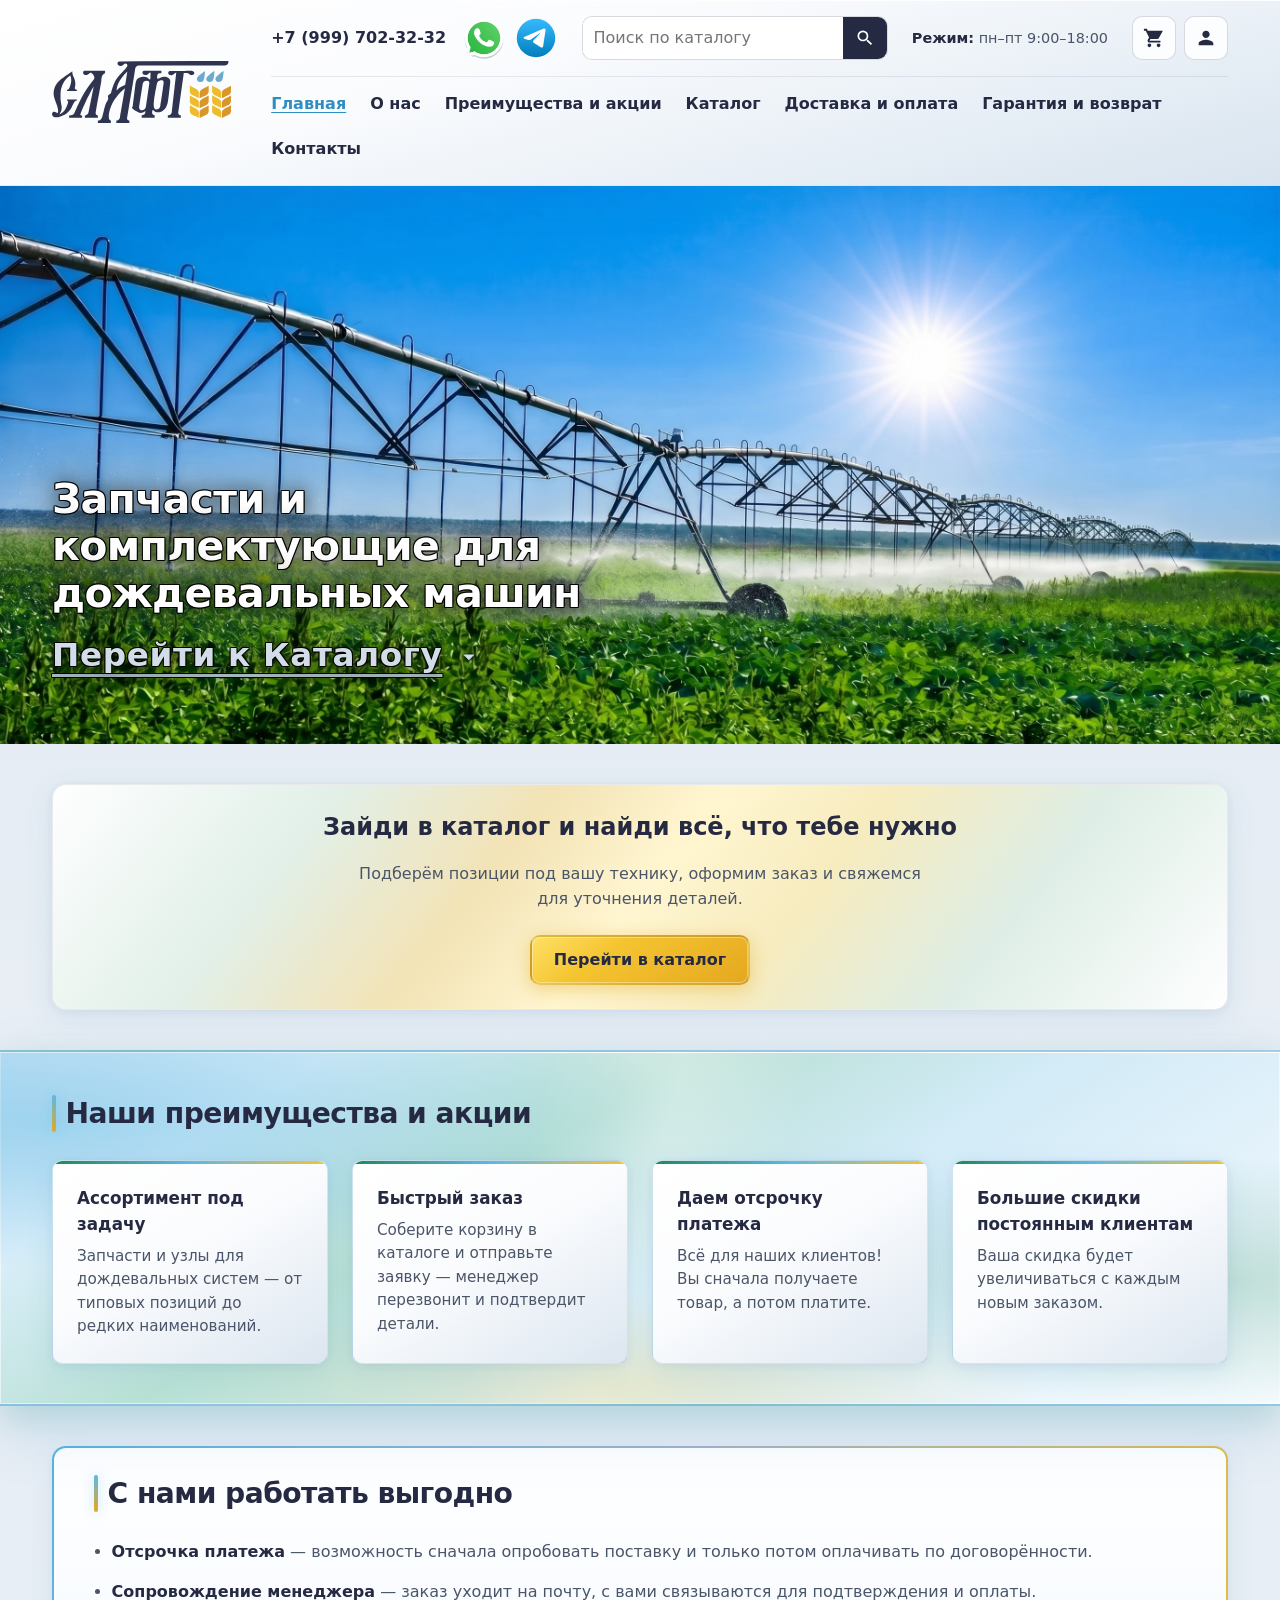
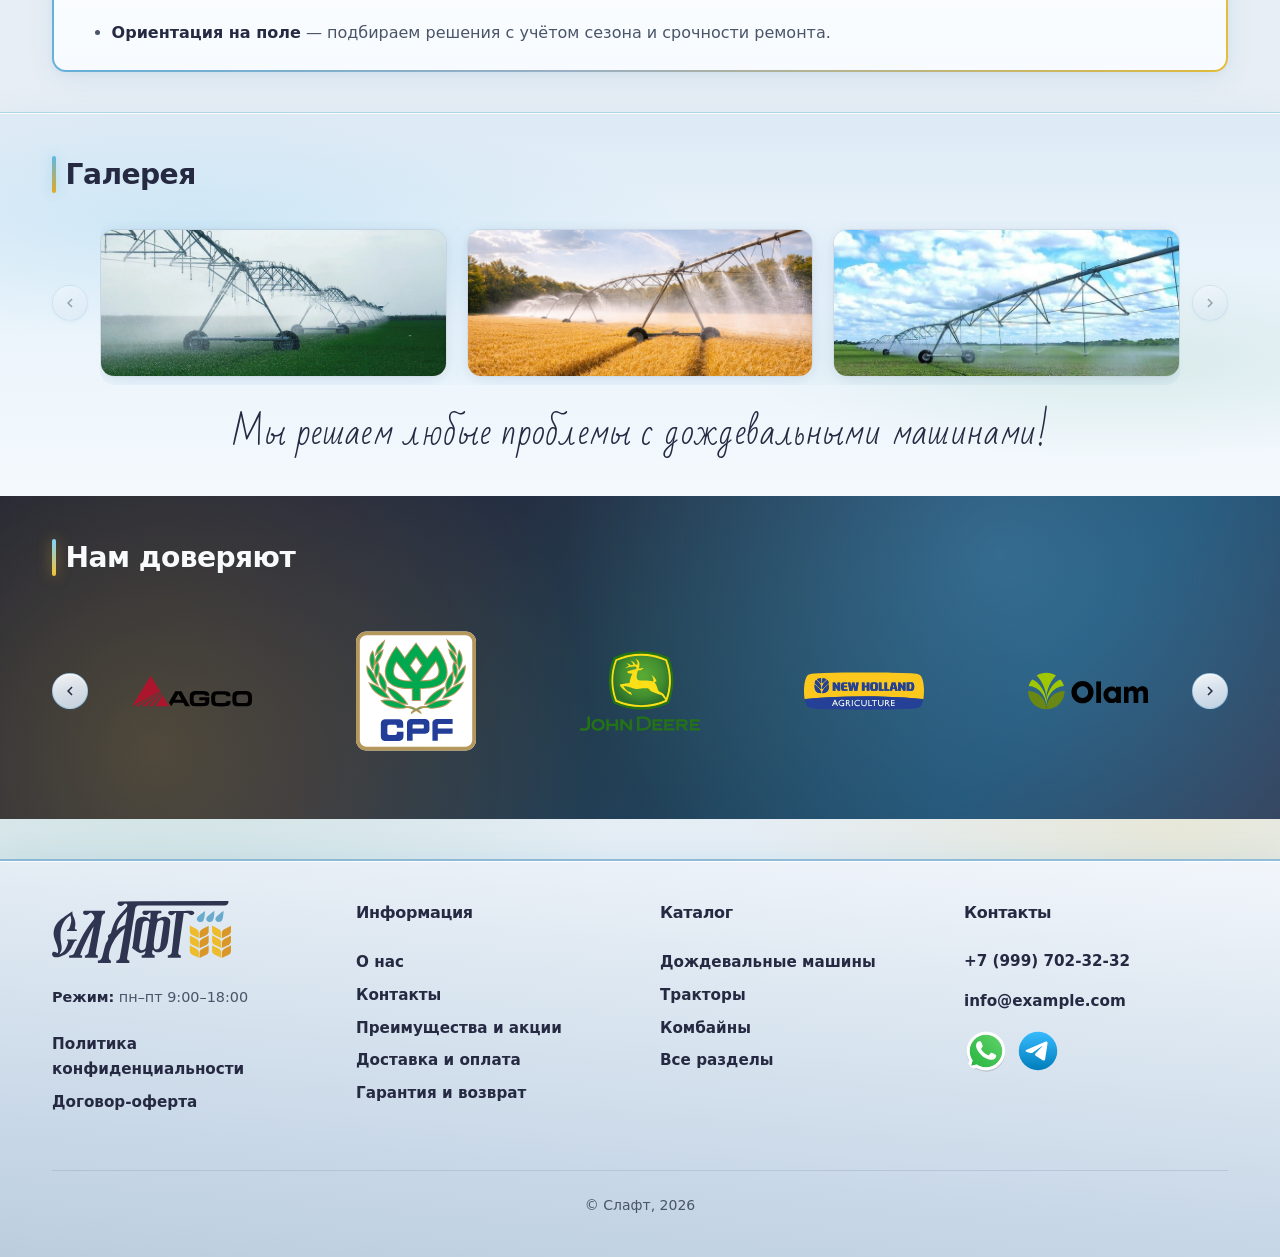
<file: index.html>
﻿<!DOCTYPE html>
<html class="page-main" lang="ru">
<head>
    <meta charset="UTF-8">
    <meta name="viewport" content="width=device-width, initial-scale=1.0">
    <meta name="description" content="Слафт — запчасти и комплектующие для дождевальных машин. Каталог, доставка, консультации.">
    <title>Слафт — запчасти для дождевальных машин</title>
    <link rel="preconnect" href="https://fonts.googleapis.com">
    <link rel="preconnect" href="https://fonts.gstatic.com" crossorigin>
    <link href="https://fonts.googleapis.com/css2?family=Bad+Script&display=swap" rel="stylesheet">
    <link rel="stylesheet" href="css/style.css">
</head>
<body class="page-main__body">
    <header class="header">
        <div class="layout header__layout">
            <div class="header__bar">
                <a class="header__logo" href="index.html">
                    <img class="header__logo-img" src="./img/logo.svg" width="180" height="62" alt="Слафт" fetchpriority="high" decoding="async">
                </a>
                <button class="header__burger" type="button" aria-expanded="false" aria-controls="header-panel" aria-label="Открыть меню">
                    <span class="header__burger-line" aria-hidden="true"></span>
                    <span class="header__burger-line" aria-hidden="true"></span>
                    <span class="header__burger-line" aria-hidden="true"></span>
                </button>
            </div>
            <div class="header__panel" id="header-panel">
                <div class="header__contacts">
                    <div class="header__phone">
                        <a class="header__phone-number" href="tel:+79997023232">+7 (999) 702-32-32</a>
                    </div>
                    <div class="header__social">
                        <a class="header__social-link" href="#" aria-label="Написать в WhatsApp">
                            <img class="header__social-icon" src="./img/whatsapp.svg" width="40" height="40" alt="" decoding="async">
                        </a>
                        <a class="header__social-link" href="#" aria-label="Написать в Telegram">
                            <img class="header__social-icon" src="./img/telegram.svg" width="40" height="40" alt="" decoding="async">
                        </a>
                    </div>
                </div>
                <form class="header__search" action="#" method="get" role="search">
                    <label class="visually-hidden" for="catalog-search">Поиск по каталогу</label>
                    <input class="header__search-input" id="catalog-search" type="search" name="q" placeholder="Поиск по каталогу" autocomplete="off">
                    <button class="header__search-btn" type="submit" aria-label="Искать">
                        <svg class="header__icon" width="20" height="20" viewBox="0 0 24 24" aria-hidden="true"><path fill="currentColor" d="M15.5 14h-.79l-.28-.27A6.471 6.471 0 0 0 16 9.5 6.5 6.5 0 1 0 9.5 16c1.61 0 3.09-.59 4.23-1.57l.27.28v.79l5 4.99L20.49 19l-4.99-5zm-6 0C7.01 14 5 11.99 5 9.5S7.01 5 9.5 5 14 7.01 14 9.5 11.99 14 9.5 14z"/></svg>
                    </button>
                </form>
                <p class="header__hours"><span class="header__hours-label">Режим:</span> пн–пт 9:00–18:00</p>
                <div class="header__actions">
                    <a class="header__action" href="#" aria-label="Корзина">
                        <svg class="header__icon" width="22" height="22" viewBox="0 0 24 24" aria-hidden="true"><path fill="currentColor" d="M7 18c-1.1 0-2 .9-2 2s.9 2 2 2 2-.9 2-2-.9-2-2-2zM1 2v2h2l3.6 7.59-1.35 2.45c-.15.28-.25.61-.25.96 0 1.1.9 2 2 2h12v-2H7.42c-.14 0-.25-.11-.25-.25l.03-.12L8.1 13h7.45c.75 0 1.41-.41 1.75-1.03L21.7 4H5.21l-.94-2H1zm16 16c-1.1 0-2 .9-2 2s.9 2 2 2 2-.9 2-2-.9-2-2-2z"/></svg>
                    </a>
                    <a class="header__action" href="#" aria-label="Личный кабинет">
                        <svg class="header__icon" width="22" height="22" viewBox="0 0 24 24" aria-hidden="true"><path fill="currentColor" d="M12 12c2.21 0 4-1.79 4-4s-1.79-4-4-4-4 1.79-4 4 1.79 4 4 4zm0 2c-2.67 0-8 1.34-8 4v2h16v-2c0-2.66-5.33-4-8-4z"/></svg>
                    </a>
                </div>
                <nav class="header__nav" aria-label="Основное меню">
                    <ul class="header__nav-list">
                        <li class="header__nav-item"><a class="header__nav-link header__nav-link--current" href="index.html">Главная</a></li>
                        <li class="header__nav-item"><a class="header__nav-link" href="about.html">О нас</a></li>
                        <li class="header__nav-item"><a class="header__nav-link" href="advantages.html">Преимущества и акции</a></li>
                        <li class="header__nav-item"><a class="header__nav-link" href="catalog.html">Каталог</a></li>
                        <li class="header__nav-item"><a class="header__nav-link" href="delivery.html">Доставка и оплата</a></li>
                        <li class="header__nav-item"><a class="header__nav-link" href="warranty.html">Гарантия и возврат</a></li>
                        <li class="header__nav-item"><a class="header__nav-link" href="contacts.html">Контакты</a></li>
                    </ul>
                </nav>
            </div>
        </div>
    </header>

    <main class="page-main__content">
        <section class="hero" aria-label="Главный баннер">
            <div class="hero__media">
                <img class="hero__img" src="./img/new-main-hero-bg-last.jpg" width="1920" height="1080" alt="Дождевальная техника на поле" fetchpriority="high" decoding="async">
            </div>
            <div class="layout hero__inner">
                <div class="hero__content" id="hero-content" aria-hidden="true">
                    <h1 class="hero__title">Запчасти и комплектующие для дождевальных машин</h1>
                    <a class="hero__catalog-link" href="catalog.html">
                        Перейти к Каталогу
                        <svg class="hero__catalog-link__chevron" width="1em" height="1em" viewBox="0 0 24 24" aria-hidden="true" focusable="false">
                            <path fill="currentColor" d="M7 10l5 5 5-5H7z"/>
                        </svg>
                    </a>
                </div>
            </div>
        </section>

        <!-- <section class="motto section section--tight">
            <div class="layout">
                <p class="motto__text">Слафт поможет с дождевальными машинами во всём!</p>
            </div>
        </section> -->

        <section class="cta-catalog section" id="catalog-teaser" aria-labelledby="cta-catalog-title">
            <div class="layout">
                <div class="cta-catalog__glow">
                    <div class="cta-catalog__inner">
                        <h2 class="cta-catalog__title" id="cta-catalog-title">Зайди в каталог и найди всё, что тебе нужно</h2>
                        <p class="cta-catalog__text">Подберём позиции под вашу технику, оформим заказ и свяжемся для уточнения деталей.</p>
                        <a class="button button--primary" href="catalog.html">Перейти в каталог</a>
                    </div>
                </div>
            </div>
        </section>

        <section class="advantages section" aria-labelledby="advantages-title">
            <div class="layout">
                <h2 class="section__title" id="advantages-title">Наши преимущества и акции</h2>
                <ul class="grid-cards">
                    <li class="card card--metal">
                        <h3 class="card__title">Ассортимент под задачу</h3>
                        <p class="card__text">Запчасти и узлы для дождевальных систем — от типовых позиций до редких наименований.</p>
                    </li>
                    <li class="card card--metal">
                        <h3 class="card__title">Быстрый заказ</h3>
                        <p class="card__text">Соберите корзину в каталоге и отправьте заявку — менеджер перезвонит и подтвердит детали.</p>
                    </li>
                    <li class="card card--metal">
                        <h3 class="card__title">Даем отсрочку платежа</h3>
                        <p class="card__text">Всё для наших клиентов! Вы сначала получаете товар, а потом платите.</p>
                    </li>
                    <li class="card card--metal">
                        <h3 class="card__title">Большие скидки постоянным клиентам</h3>
                        <p class="card__text">Ваша скидка будет увеличиваться с каждым новым заказом.</p>
                    </li>
                </ul>
            </div>
        </section>

        <!-- Секция «Кому подойдут наши запчасти» убрана по согласованию; её фон перенесён на блок «Нам доверяют» (см. .trust.section в style.css). -->

        <section class="benefits section" aria-labelledby="benefits-title">
            <div class="layout">
                <div class="benefits__glow">
                    <div class="benefits__inner">
                        <h2 class="section__title" id="benefits-title">С нами работать выгодно</h2>
                        <ul class="benefits__list">
                            <li class="benefits__item"><strong class="benefits__strong">Отсрочка платежа</strong> — возможность сначала опробовать поставку и только потом оплачивать по договорённости.</li>
                            <li class="benefits__item"><strong class="benefits__strong">Сопровождение менеджера</strong> — заказ уходит на почту, с вами связываются для подтверждения и оплаты.</li>
                            <li class="benefits__item"><strong class="benefits__strong">Ориентация на поле</strong> — подбираем решения с учётом сезона и срочности ремонта.</li>
                        </ul>
                    </div>
                </div>
            </div>
        </section>

        <section class="slogan-strip section" aria-labelledby="slogan-gallery-title">
            <div class="layout">
                <h2 class="section__title" id="slogan-gallery-title">Галерея</h2>
                <div class="slogan-strip__frame">
                    <button type="button" class="slogan-strip__nav slogan-strip__nav--prev" aria-controls="slogan-gallery-slider" aria-label="Предыдущее фото">
                        <svg class="slogan-strip__nav-icon" width="18" height="18" viewBox="0 0 24 24" aria-hidden="true"><path fill="currentColor" d="M15.41 16.59L10.83 12l4.58-4.59L14 6l-6 6 6 6 1.41-1.41z"/></svg>
                    </button>
                    <div class="slogan-strip__viewport" id="slogan-gallery-slider" tabindex="0" role="region" aria-label="Фотографии — листайте или откройте галерею по клику">
                        <div class="slogan-strip__track">
                            <div class="slogan-strip__slide">
                                <a class="slogan-strip__link" href="#" aria-label="Открыть галерею: дождевальная машина в работе">
                                    <img class="slogan-strip__img" src="./img/Slogan-1.jpg" width="640" height="427" alt="" loading="lazy" decoding="async" draggable="false">
                                </a>
                            </div>
                            <div class="slogan-strip__slide">
                                <a class="slogan-strip__link" href="#" aria-label="Открыть галерею: полив сельхозполей">
                                    <img class="slogan-strip__img" src="./img/Slogan-2.png" width="640" height="427" alt="" loading="lazy" decoding="async" draggable="false">
                                </a>
                            </div>
                            <div class="slogan-strip__slide">
                                <a class="slogan-strip__link" href="#" aria-label="Открыть галерею: техника орошения на поле">
                                    <img class="slogan-strip__img" src="./img/Slogan-3.jfif" width="640" height="427" alt="" loading="lazy" decoding="async" draggable="false">
                                </a>
                            </div>
                        </div>
                    </div>
                    <button type="button" class="slogan-strip__nav slogan-strip__nav--next" aria-controls="slogan-gallery-slider" aria-label="Следующее фото">
                        <svg class="slogan-strip__nav-icon" width="18" height="18" viewBox="0 0 24 24" aria-hidden="true"><path fill="currentColor" d="M8.59 16.59L13.17 12 8.59 7.41 10 6l6 6-6 6-1.41-1.41z"/></svg>
                    </button>
                </div>
                <p class="slogan-strip__motto">Мы решаем любые проблемы с дождевальными машинами!</p>
            </div>
        </section>

        <section class="trust section" aria-labelledby="trust-title">
            <div class="layout">
                <h2 class="section__title section__title--on-dark" id="trust-title">Нам доверяют</h2>
                <div class="trust__frame">
                    <button type="button" class="trust__nav trust__nav--prev" aria-controls="trust-slider" aria-label="Предыдущие логотипы">
                        <svg class="trust__nav-icon" width="18" height="18" viewBox="0 0 24 24" aria-hidden="true"><path fill="currentColor" d="M15.41 16.59L10.83 12l4.58-4.59L14 6l-6 6 6 6 1.41-1.41z"/></svg>
                    </button>
                    <div class="trust__viewport" id="trust-slider" tabindex="0" role="region" aria-label="Логотипы компаний">
                        <div class="trust__track">
                        <div class="trust__slide">
                            <img class="trust__logo" src="./img/logo-company-slider/AGCO-01.svg" width="280" height="120" alt="AGCO" loading="lazy" decoding="async">
                        </div>
                        <div class="trust__slide">
                            <img class="trust__logo" src="./img/logo-company-slider/Charoen-Pokphand-Foods-01.svg" width="280" height="120" alt="Charoen Pokphand Foods" loading="lazy" decoding="async">
                        </div>
                        <div class="trust__slide">
                            <img class="trust__logo" src="./img/logo-company-slider/John-Deere-01.svg" width="280" height="120" alt="John Deere" loading="lazy" decoding="async">
                        </div>
                        <div class="trust__slide">
                            <img class="trust__logo" src="./img/logo-company-slider/New-Holland-Agriculture-01.svg" width="280" height="120" alt="New Holland Agriculture" loading="lazy" decoding="async">
                        </div>
                        <div class="trust__slide">
                            <img class="trust__logo" src="./img/logo-company-slider/Olam-01.svg" width="280" height="120" alt="Olam" loading="lazy" decoding="async">
                        </div>
                        <div class="trust__slide">
                            <img class="trust__logo" src="./img/logo-company-slider/Syngenta-01.svg" width="280" height="120" alt="Syngenta" loading="lazy" decoding="async">
                        </div>
                        <div class="trust__slide">
                            <img class="trust__logo" src="./img/logo-company-slider/Tereos-01.svg" width="280" height="120" alt="Tereos" loading="lazy" decoding="async">
                        </div>
                        </div>
                    </div>
                    <button type="button" class="trust__nav trust__nav--next" aria-controls="trust-slider" aria-label="Следующие логотипы">
                        <svg class="trust__nav-icon" width="18" height="18" viewBox="0 0 24 24" aria-hidden="true"><path fill="currentColor" d="M8.59 16.59L13.17 12 8.59 7.41 10 6l6 6-6 6-1.41-1.41z"/></svg>
                    </button>
                </div>
            </div>
        </section>
    </main>

    <footer class="footer">
        <div class="layout footer__layout">
            <div class="footer__col footer__col--brand">
                <a class="footer__logo" href="index.html">
                    <img class="footer__logo-img" src="./img/logo.svg" width="180" height="62" alt="Слафт" decoding="async" loading="lazy">
                </a>
                <p class="footer__hours"><span class="footer__hours-label">Режим:</span> пн–пт 9:00–18:00</p>
                <ul class="footer__legal">
                    <li><a class="footer__link" href="#">Политика конфиденциальности</a></li>
                    <li><a class="footer__link" href="#">Договор-оферта</a></li>
                </ul>
            </div>
            <nav class="footer__col footer__col--info" aria-labelledby="footer-info-title">
                <p class="footer__col-title" id="footer-info-title">Информация</p>
                <ul class="footer__list">
                    <li><a class="footer__link" href="about.html">О нас</a></li>
                    <li><a class="footer__link" href="contacts.html">Контакты</a></li>
                    <li><a class="footer__link" href="advantages.html">Преимущества и акции</a></li>
                    <li><a class="footer__link" href="delivery.html">Доставка и оплата</a></li>
                    <li><a class="footer__link" href="warranty.html">Гарантия и возврат</a></li>
                </ul>
            </nav>
            <nav class="footer__col footer__col--catalog" aria-labelledby="footer-catalog-title">
                <a class="footer__col-title footer__col-title--link" id="footer-catalog-title" href="catalog.html">Каталог</a>
                <ul class="footer__list">
                    <li><a class="footer__link" href="catalog-irrigation.html">Дождевальные машины</a></li>
                    <li><a class="footer__link" href="catalog-tractors.html">Тракторы</a></li>
                    <li><a class="footer__link" href="catalog-combines.html">Комбайны</a></li>
                    <li><a class="footer__link" href="catalog.html">Все разделы</a></li>
                </ul>
            </nav>
            <div class="footer__col footer__col--contacts" aria-labelledby="footer-contacts-title">
                <p class="footer__col-title" id="footer-contacts-title">Контакты</p>
                <a class="footer__link footer__link--phone" href="tel:+79997023232">+7 (999) 702-32-32</a>
                <a class="footer__link footer__link--mail" href="mailto:info@example.com">info@example.com</a>
                <div class="footer__social">
                    <a class="footer__social-link" href="#" aria-label="Написать в WhatsApp">
                        <img class="footer__social-icon" src="./img/whatsapp.svg" width="40" height="40" alt="" decoding="async">
                    </a>
                    <a class="footer__social-link" href="#" aria-label="Написать в Telegram">
                        <img class="footer__social-icon" src="./img/telegram.svg" width="40" height="40" alt="" decoding="async">
                    </a>
                </div>
            </div>
            <p class="footer__copy">© Слафт, <span id="footer-year">2026</span></p>
        </div>
    </footer>

    <script src="js/main.js" defer></script>
</body>
</html>
</file>
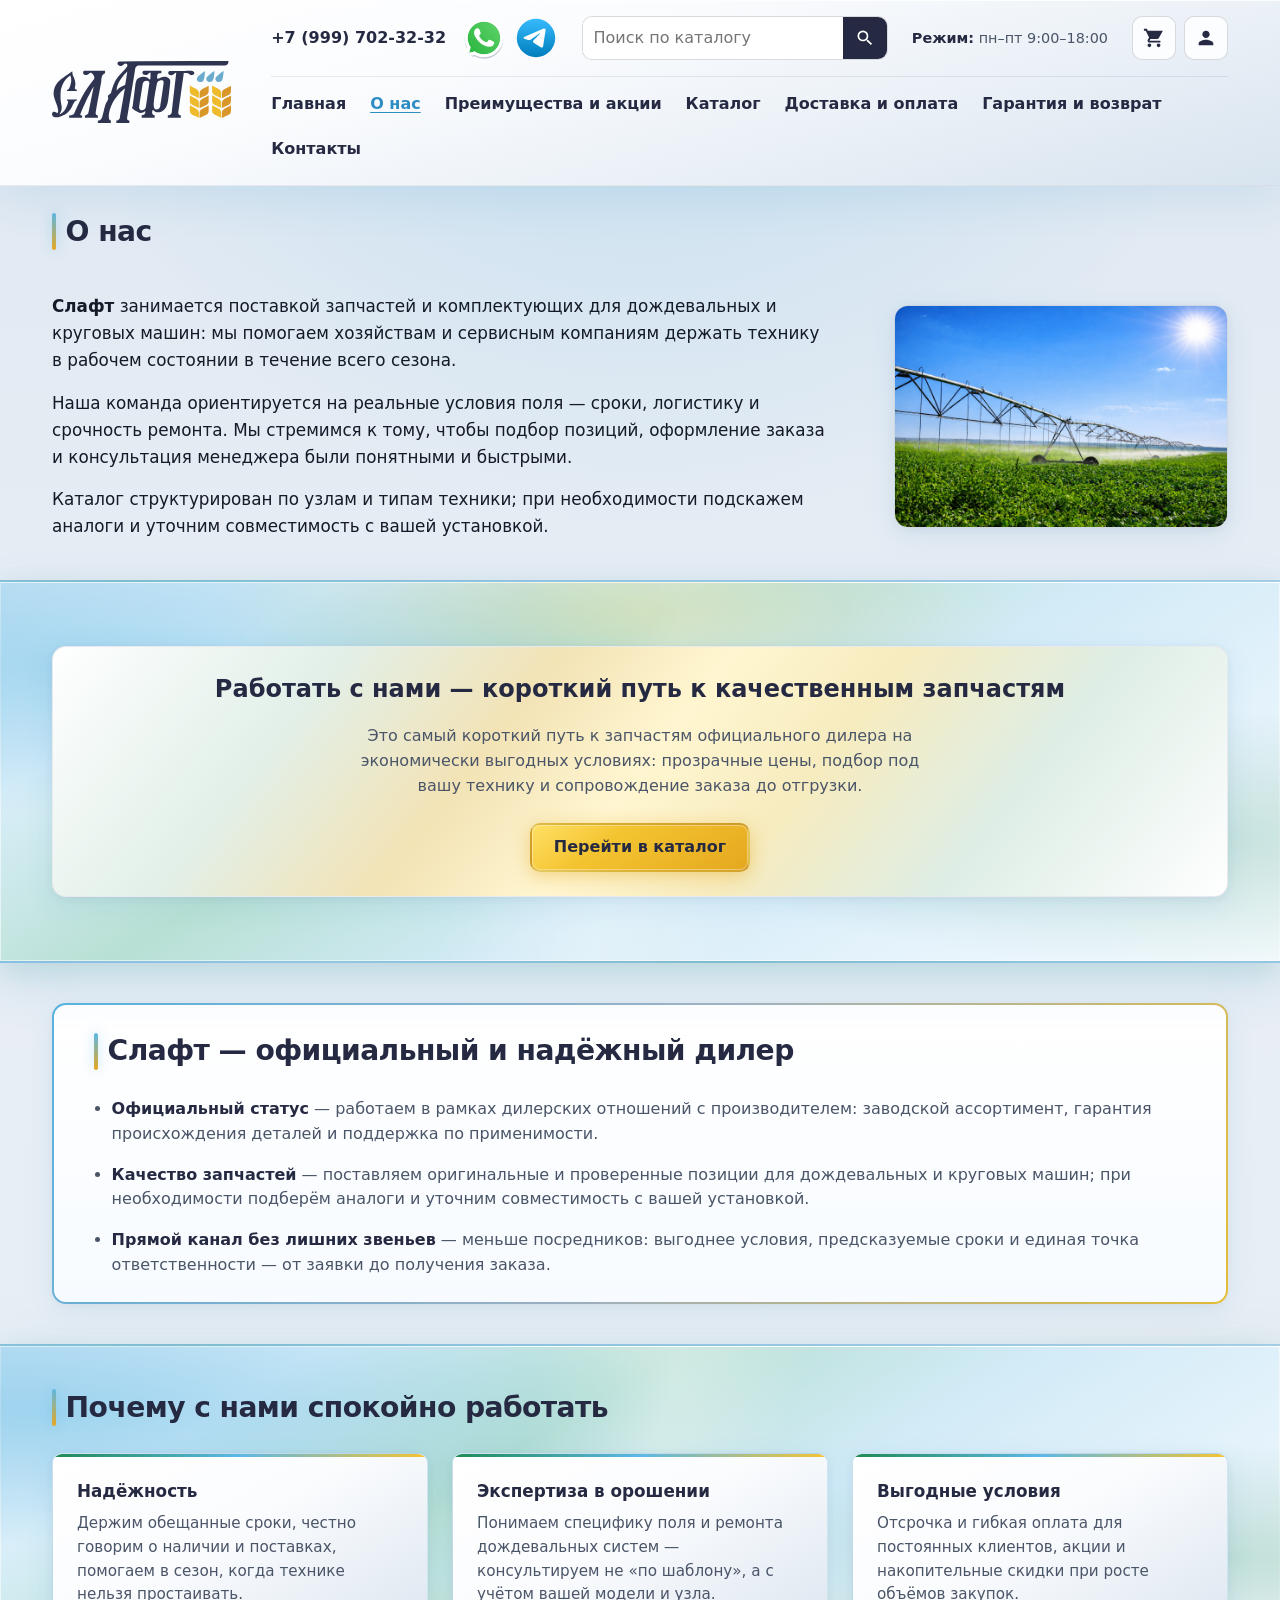
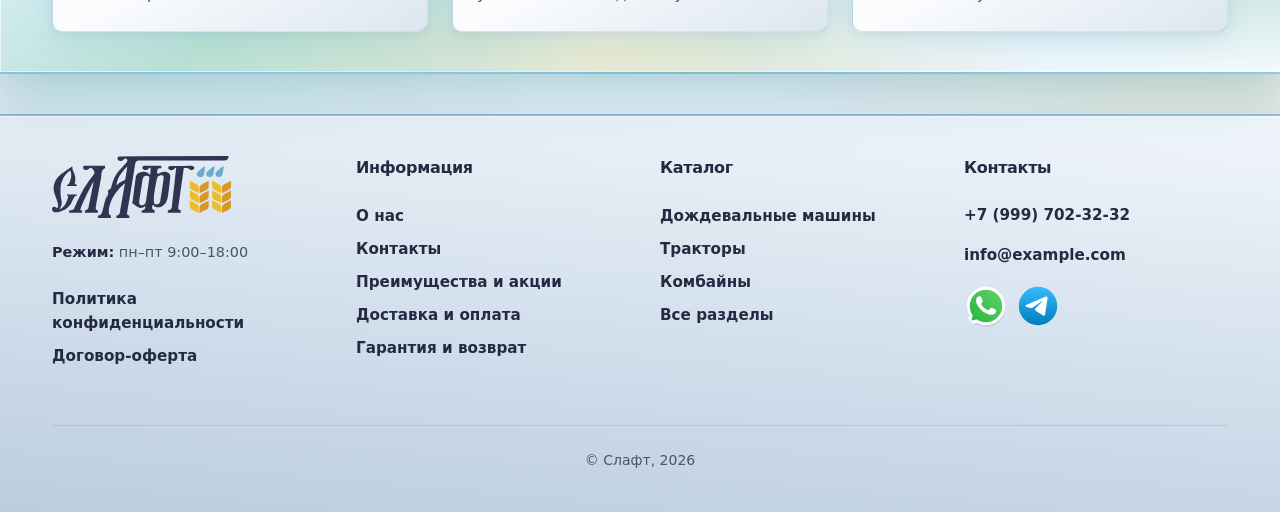
<file: about.html>
﻿<!DOCTYPE html>
<html class="page-about" lang="ru">
<head>
    <meta charset="UTF-8">
    <meta name="viewport" content="width=device-width, initial-scale=1.0">
    <meta name="description" content="О компании Слафт — запчасти и комплектующие для дождевальных машин, наша история и ценности.">
    <title>О нас — Слафт</title>
    <link rel="stylesheet" href="css/style.css">
</head>
<body class="page-main__body">
    <header class="header">
        <div class="layout header__layout">
            <div class="header__bar">
                <a class="header__logo" href="index.html">
                    <img class="header__logo-img" src="./img/logo.svg" width="180" height="62" alt="Слафт" fetchpriority="high" decoding="async">
                </a>
                <button class="header__burger" type="button" aria-expanded="false" aria-controls="header-panel" aria-label="Открыть меню">
                    <span class="header__burger-line" aria-hidden="true"></span>
                    <span class="header__burger-line" aria-hidden="true"></span>
                    <span class="header__burger-line" aria-hidden="true"></span>
                </button>
            </div>
            <div class="header__panel" id="header-panel">
                <div class="header__contacts">
                    <div class="header__phone">
                        <a class="header__phone-number" href="tel:+79997023232">+7 (999) 702-32-32</a>
                    </div>
                    <div class="header__social">
                        <a class="header__social-link" href="#" aria-label="Написать в WhatsApp">
                            <img class="header__social-icon" src="./img/whatsapp.svg" width="40" height="40" alt="" decoding="async">
                        </a>
                        <a class="header__social-link" href="#" aria-label="Написать в Telegram">
                            <img class="header__social-icon" src="./img/telegram.svg" width="40" height="40" alt="" decoding="async">
                        </a>
                    </div>
                </div>
                <form class="header__search" action="#" method="get" role="search">
                    <label class="visually-hidden" for="catalog-search-about">Поиск по каталогу</label>
                    <input class="header__search-input" id="catalog-search-about" type="search" name="q" placeholder="Поиск по каталогу" autocomplete="off">
                    <button class="header__search-btn" type="submit" aria-label="Искать">
                        <svg class="header__icon" width="20" height="20" viewBox="0 0 24 24" aria-hidden="true"><path fill="currentColor" d="M15.5 14h-.79l-.28-.27A6.471 6.471 0 0 0 16 9.5 6.5 6.5 0 1 0 9.5 16c1.61 0 3.09-.59 4.23-1.57l.27.28v.79l5 4.99L20.49 19l-4.99-5zm-6 0C7.01 14 5 11.99 5 9.5S7.01 5 9.5 5 14 7.01 14 9.5 11.99 14 9.5 14z"/></svg>
                    </button>
                </form>
                <p class="header__hours"><span class="header__hours-label">Режим:</span> пн–пт 9:00–18:00</p>
                <div class="header__actions">
                    <a class="header__action" href="#" aria-label="Корзина">
                        <svg class="header__icon" width="22" height="22" viewBox="0 0 24 24" aria-hidden="true"><path fill="currentColor" d="M7 18c-1.1 0-2 .9-2 2s.9 2 2 2 2-.9 2-2-.9-2-2-2zM1 2v2h2l3.6 7.59-1.35 2.45c-.15.28-.25.61-.25.96 0 1.1.9 2 2 2h12v-2H7.42c-.14 0-.25-.11-.25-.25l.03-.12L8.1 13h7.45c.75 0 1.41-.41 1.75-1.03L21.7 4H5.21l-.94-2H1zm16 16c-1.1 0-2 .9-2 2s.9 2 2 2 2-.9 2-2-.9-2-2-2z"/></svg>
                    </a>
                    <a class="header__action" href="#" aria-label="Личный кабинет">
                        <svg class="header__icon" width="22" height="22" viewBox="0 0 24 24" aria-hidden="true"><path fill="currentColor" d="M12 12c2.21 0 4-1.79 4-4s-1.79-4-4-4-4 1.79-4 4 1.79 4 4 4zm0 2c-2.67 0-8 1.34-8 4v2h16v-2c0-2.66-5.33-4-8-4z"/></svg>
                    </a>
                </div>
                <nav class="header__nav" aria-label="Основное меню">
                    <ul class="header__nav-list">
                        <li class="header__nav-item"><a class="header__nav-link" href="index.html">Главная</a></li>
                        <li class="header__nav-item"><a class="header__nav-link header__nav-link--current" href="about.html">О нас</a></li>
                        <li class="header__nav-item"><a class="header__nav-link" href="advantages.html">Преимущества и акции</a></li>
                        <li class="header__nav-item"><a class="header__nav-link" href="catalog.html">Каталог</a></li>
                        <li class="header__nav-item"><a class="header__nav-link" href="delivery.html">Доставка и оплата</a></li>
                        <li class="header__nav-item"><a class="header__nav-link" href="warranty.html">Гарантия и возврат</a></li>
                        <li class="header__nav-item"><a class="header__nav-link" href="contacts.html">Контакты</a></li>
                    </ul>
                </nav>
            </div>
        </div>
    </header>

    <main class="about-page">
        <div class="about-page__intro">
            <div class="layout">
                <h1 class="section__title about-page__page-title" id="about-page-title">О нас</h1>
            </div>
        </div>

        <section class="about-page__section section" aria-labelledby="about-lead-heading">
            <div class="layout">
                <h2 class="visually-hidden" id="about-lead-heading">О компании</h2>
                <div class="about-page__split">
                    <div class="about-page__lead-text">
                        <p class="about-page__lead-p"><strong>Слафт</strong> занимается поставкой запчастей и комплектующих для дождевальных и круговых машин: мы помогаем хозяйствам и сервисным компаниям держать технику в рабочем состоянии в течение всего сезона.</p>
                        <p class="about-page__lead-p">Наша команда ориентируется на реальные условия поля — сроки, логистику и срочность ремонта. Мы стремимся к тому, чтобы подбор позиций, оформление заказа и консультация менеджера были понятными и быстрыми.</p>
                        <p class="about-page__lead-p">Каталог структурирован по узлам и типам техники; при необходимости подскажем аналоги и уточним совместимость с вашей установкой.</p>
                    </div>
                    <figure class="about-page__lead-media">
                        <img class="about-page__lead-img" src="./img/new-main-hero-bg.png" width="900" height="600" alt="Дождевальная машина на поле" loading="lazy" decoding="async">
                    </figure>
                </div>
            </div>
        </section>

        <section class="cta-catalog section about-page__cta-band" id="about-partner-cta" aria-labelledby="about-cta-partners-title">
            <div class="layout">
                <div class="cta-catalog__glow">
                    <div class="cta-catalog__inner">
                        <h2 class="cta-catalog__title" id="about-cta-partners-title">Работать с нами — короткий путь к качественным запчастям</h2>
                        <p class="cta-catalog__text">Это самый короткий путь к запчастям официального дилера на экономически выгодных условиях: прозрачные цены, подбор под вашу технику и сопровождение заказа до отгрузки.</p>
                        <a class="button button--primary" href="catalog.html">Перейти в каталог</a>
                    </div>
                </div>
            </div>
        </section>

        <section class="benefits section" aria-labelledby="about-dealer-title">
            <div class="layout">
                <div class="benefits__glow">
                    <div class="benefits__inner">
                        <h2 class="section__title" id="about-dealer-title">Слафт — официальный и надёжный дилер</h2>
                        <ul class="benefits__list">
                            <li class="benefits__item"><strong class="benefits__strong">Официальный статус</strong> — работаем в рамках дилерских отношений с производителем: заводской ассортимент, гарантия происхождения деталей и поддержка по применимости.</li>
                            <li class="benefits__item"><strong class="benefits__strong">Качество запчастей</strong> — поставляем оригинальные и проверенные позиции для дождевальных и круговых машин; при необходимости подберём аналоги и уточним совместимость с вашей установкой.</li>
                            <li class="benefits__item"><strong class="benefits__strong">Прямой канал без лишних звеньев</strong> — меньше посредников: выгоднее условия, предсказуемые сроки и единая точка ответственности — от заявки до получения заказа.</li>
                        </ul>
                    </div>
                </div>
            </div>
        </section>

        <section class="advantages section" aria-labelledby="about-trust-points-title">
            <div class="layout">
                <h2 class="section__title" id="about-trust-points-title">Почему с нами спокойно работать</h2>
                <ul class="grid-cards grid-cards--2">
                    <li class="card card--metal">
                        <h3 class="card__title">Надёжность</h3>
                        <p class="card__text">Держим обещанные сроки, честно говорим о наличии и поставках, помогаем в сезон, когда технике нельзя простаивать.</p>
                    </li>
                    <li class="card card--metal">
                        <h3 class="card__title">Экспертиза в орошении</h3>
                        <p class="card__text">Понимаем специфику поля и ремонта дождевальных систем — консультируем не «по шаблону», а с учётом вашей модели и узла.</p>
                    </li>
                    <li class="card card--metal">
                        <h3 class="card__title">Выгодные условия</h3>
                        <p class="card__text">Отсрочка и гибкая оплата для постоянных клиентов, акции и накопительные скидки при росте объёмов закупок.</p>
                    </li>
                </ul>
            </div>
        </section>

        <!-- <section class="about-page__history section" aria-labelledby="about-history-title">
            <div class="layout">
                <h2 class="section__title" id="about-history-title">Наша история</h2>
                <div class="about-history" data-about-history>
                    <div class="about-history__rail-viewport">
                        <div class="about-history__rail" role="tablist" aria-label="Хронология компании">
                            <button type="button" class="about-history__tab about-history__tab--active" role="tab" aria-selected="true" id="about-hist-tab-0" aria-controls="about-hist-panel-0" data-about-history-tab="0">Июнь 2016</button>
                            <button type="button" class="about-history__tab" role="tab" aria-selected="false" id="about-hist-tab-1" aria-controls="about-hist-panel-1" data-about-history-tab="1">Март 2017</button>
                            <button type="button" class="about-history__tab" role="tab" aria-selected="false" id="about-hist-tab-2" aria-controls="about-hist-panel-2" data-about-history-tab="2">Май 2018</button>
                            <button type="button" class="about-history__tab" role="tab" aria-selected="false" id="about-hist-tab-3" aria-controls="about-hist-panel-3" data-about-history-tab="3">Сентябрь 2019</button>
                            <button type="button" class="about-history__tab" role="tab" aria-selected="false" id="about-hist-tab-4" aria-controls="about-hist-panel-4" data-about-history-tab="4">Февраль 2021</button>
                            <button type="button" class="about-history__tab" role="tab" aria-selected="false" id="about-hist-tab-5" aria-controls="about-hist-panel-5" data-about-history-tab="5">Июнь 2023</button>
                        </div>
                    </div>

                    <div class="about-history__panels">
                        <div class="about-history__panel" id="about-hist-panel-0" role="tabpanel" aria-labelledby="about-hist-tab-0">
                            <div class="about-history__panel-grid">
                                <figure class="about-history__figure">
                                    <img class="about-history__img" src="./img/Slogan-1.jpg" width="640" height="427" alt="" loading="lazy" decoding="async">
                                </figure>
                                <div class="about-history__text">
                                    <h3 class="about-history__panel-title">Июнь 2016 — старт компании</h3>
                                    <p class="about-history__panel-desc">Мы вышли на рынок с небольшим складом и каталогом типовых позиций для распространённых моделей дождевальных установок. Первые клиенты — региональные сервисы и хозяйства Центрального региона.</p>
                                </div>
                            </div>
                        </div>
                        <div class="about-history__panel" id="about-hist-panel-1" role="tabpanel" aria-labelledby="about-hist-tab-1" hidden>
                            <div class="about-history__panel-grid">
                                <figure class="about-history__figure">
                                    <img class="about-history__img" src="./img/Slogan-2.png" width="640" height="427" alt="" loading="lazy" decoding="async">
                                </figure>
                                <div class="about-history__text">
                                    <h3 class="about-history__panel-title">Март 2017 — расширение ассортимента</h3>
                                    <p class="about-history__panel-desc">Добавили узлы привода, шарниры и комплектующие для круговых машин нескольких брендов. Наладили прямые поставки от проверенных производителей, чтобы сократить срок ожидания редких деталей.</p>
                                </div>
                            </div>
                        </div>
                        <div class="about-history__panel" id="about-hist-panel-2" role="tabpanel" aria-labelledby="about-hist-tab-2" hidden>
                            <div class="about-history__panel-grid">
                                <figure class="about-history__figure">
                                    <img class="about-history__img" src="./img/Slogan-3.jfif" width="640" height="427" alt="" loading="lazy" decoding="async">
                                </figure>
                                <div class="about-history__text">
                                    <h3 class="about-history__panel-title">Май 2018 — работа «под сезон»</h3>
                                    <p class="about-history__panel-desc">Сформировали отдельную линию поддержки в пик полива: ускоренная комплектация заказов и приоритетная отгрузка для срочных ремонтов. Закрепили партнёрства с логистическими службами по ключевым направлениям.</p>
                                </div>
                            </div>
                        </div>
                        <div class="about-history__panel" id="about-hist-panel-3" role="tabpanel" aria-labelledby="about-hist-tab-3" hidden>
                            <div class="about-history__panel-grid">
                                <figure class="about-history__figure">
                                    <img class="about-history__img" src="./img/new-main-hero-bg.png" width="900" height="600" alt="" loading="lazy" decoding="async">
                                </figure>
                                <div class="about-history__text">
                                    <h3 class="about-history__panel-title">Сентябрь 2019 — цифровой каталог</h3>
                                    <p class="about-history__panel-desc">Запустили структурированный онлайн-каталог с поиском по артикулам и типам техники. Менеджеры получили единую базу кроссов и аналогов — подбор стал быстрее и прозрачнее для клиента.</p>
                                </div>
                            </div>
                        </div>
                        <div class="about-history__panel" id="about-hist-panel-4" role="tabpanel" aria-labelledby="about-hist-tab-4" hidden>
                            <div class="about-history__panel-grid">
                                <figure class="about-history__figure">
                                    <img class="about-history__img" src="./img/Slogan-2.png" width="640" height="427" alt="" loading="lazy" decoding="async">
                                </figure>
                                <div class="about-history__text">
                                    <h3 class="about-history__panel-title">Февраль 2021 — отсрочка и договоры</h3>
                                    <p class="about-history__panel-desc">Для постоянных клиентов ввели гибкие условия по оплате и отгрузке по договорённости. Расширили штат консультантов по совместимости запчастей с конкретными моделями машин.</p>
                                </div>
                            </div>
                        </div>
                        <div class="about-history__panel" id="about-hist-panel-5" role="tabpanel" aria-labelledby="about-hist-tab-5" hidden>
                            <div class="about-history__panel-grid">
                                <figure class="about-history__figure">
                                    <img class="about-history__img" src="./img/Slogan-1.jpg" width="640" height="427" alt="" loading="lazy" decoding="async">
                                </figure>
                                <div class="about-history__text">
                                    <h3 class="about-history__panel-title">Июнь 2023 — на сегодня</h3>
                                    <p class="about-history__panel-desc">Продолжаем наращивать склад и работать с поставщиками по всей стране. Фокус по-прежнему на качестве позиций, честных сроках и понятной коммуникации — от заявки до получения запчастей в хозяйстве.</p>
                                </div>
                            </div>
                        </div>
                    </div>
                </div>
            </div>
        </section> -->
    
        
    </main>

    <footer class="footer">
        <div class="layout footer__layout">
            <div class="footer__col footer__col--brand">
                <a class="footer__logo" href="index.html">
                    <img class="footer__logo-img" src="./img/logo.svg" width="180" height="62" alt="Слафт" decoding="async" loading="lazy">
                </a>
                <p class="footer__hours"><span class="footer__hours-label">Режим:</span> пн–пт 9:00–18:00</p>
                <ul class="footer__legal">
                    <li><a class="footer__link" href="#">Политика конфиденциальности</a></li>
                    <li><a class="footer__link" href="#">Договор-оферта</a></li>
                </ul>
            </div>
            <nav class="footer__col footer__col--info" aria-labelledby="footer-info-title">
                <p class="footer__col-title" id="footer-info-title">Информация</p>
                <ul class="footer__list">
                    <li><a class="footer__link" href="about.html">О нас</a></li>
                    <li><a class="footer__link" href="contacts.html">Контакты</a></li>
                    <li><a class="footer__link" href="advantages.html">Преимущества и акции</a></li>
                    <li><a class="footer__link" href="delivery.html">Доставка и оплата</a></li>
                    <li><a class="footer__link" href="warranty.html">Гарантия и возврат</a></li>
                </ul>
            </nav>
            <nav class="footer__col footer__col--catalog" aria-labelledby="footer-catalog-title">
                <a class="footer__col-title footer__col-title--link" id="footer-catalog-title" href="catalog.html">Каталог</a>
                <ul class="footer__list">
                    <li><a class="footer__link" href="catalog-irrigation.html">Дождевальные машины</a></li>
                    <li><a class="footer__link" href="catalog-tractors.html">Тракторы</a></li>
                    <li><a class="footer__link" href="catalog-combines.html">Комбайны</a></li>
                    <li><a class="footer__link" href="catalog.html">Все разделы</a></li>
                </ul>
            </nav>
            <div class="footer__col footer__col--contacts" aria-labelledby="footer-contacts-title">
                <p class="footer__col-title" id="footer-contacts-title">Контакты</p>
                <a class="footer__link footer__link--phone" href="tel:+79997023232">+7 (999) 702-32-32</a>
                <a class="footer__link footer__link--mail" href="mailto:info@example.com">info@example.com</a>
                <div class="footer__social">
                    <a class="footer__social-link" href="#" aria-label="Написать в WhatsApp">
                        <img class="footer__social-icon" src="./img/whatsapp.svg" width="40" height="40" alt="" decoding="async">
                    </a>
                    <a class="footer__social-link" href="#" aria-label="Написать в Telegram">
                        <img class="footer__social-icon" src="./img/telegram.svg" width="40" height="40" alt="" decoding="async">
                    </a>
                </div>
            </div>
            <p class="footer__copy">© Слафт, <span id="footer-year">2026</span></p>
        </div>
    </footer>

    <script src="js/main.js" defer></script>
</body>
</html>
</file>
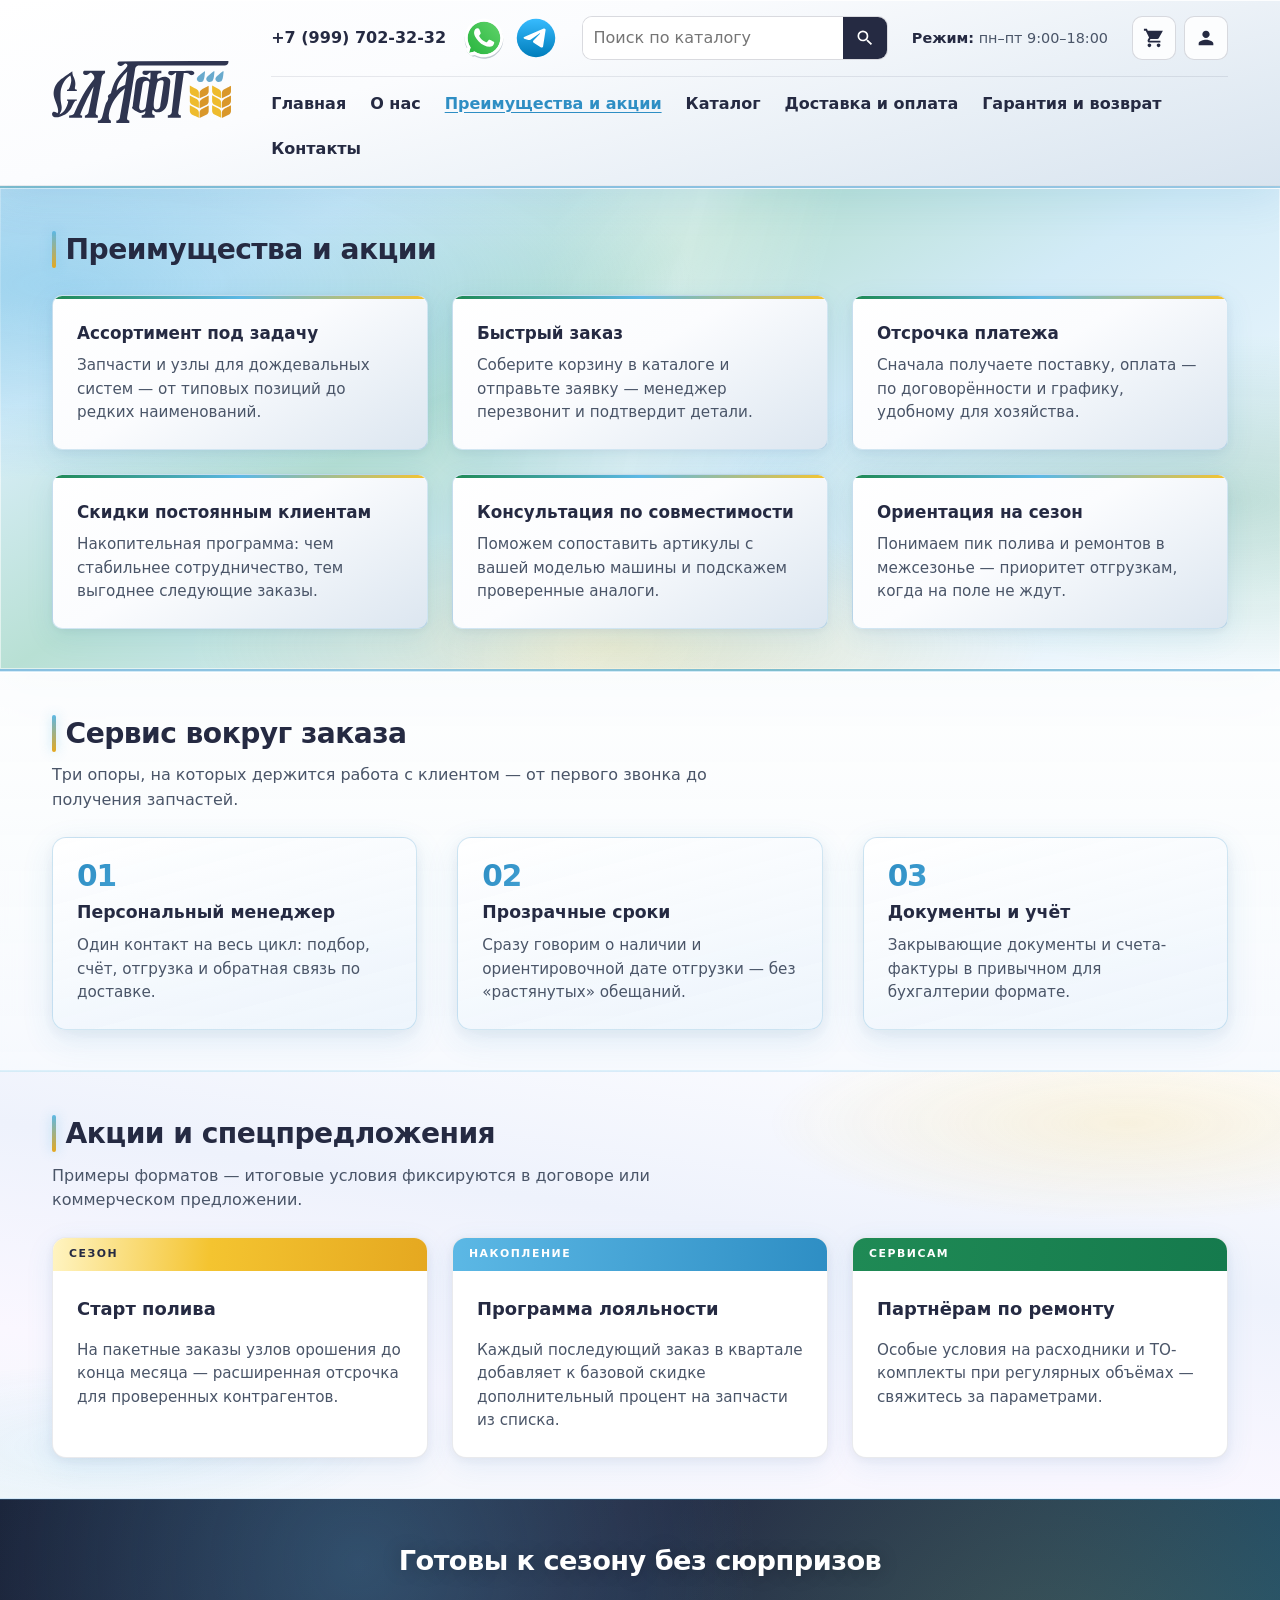
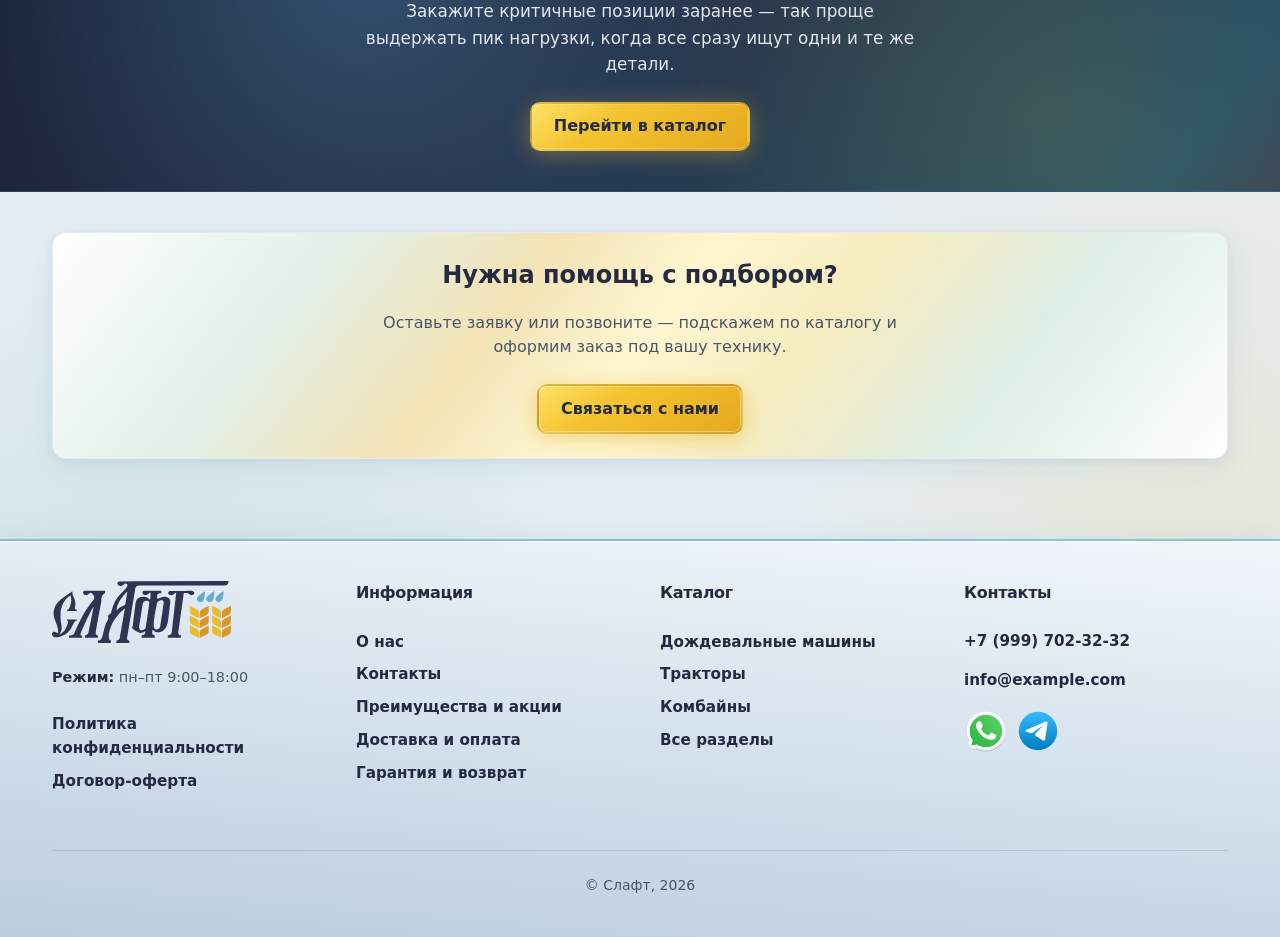
<file: advantages.html>
﻿<!DOCTYPE html>
<html class="page-advantages" lang="ru">
<head>
    <meta charset="UTF-8">
    <meta name="viewport" content="width=device-width, initial-scale=1.0">
    <meta name="description" content="Преимущества и акции Слафт — сервис, отсрочка, скидки и спецпредложения на запчасти для дождевальных машин.">
    <title>Преимущества и акции — Слафт</title>
    <link rel="stylesheet" href="css/style.css">
</head>
<body class="page-main__body">
    <header class="header">
        <div class="layout header__layout">
            <div class="header__bar">
                <a class="header__logo" href="index.html">
                    <img class="header__logo-img" src="./img/logo.svg" width="180" height="62" alt="Слафт" fetchpriority="high" decoding="async">
                </a>
                <button class="header__burger" type="button" aria-expanded="false" aria-controls="header-panel" aria-label="Открыть меню">
                    <span class="header__burger-line" aria-hidden="true"></span>
                    <span class="header__burger-line" aria-hidden="true"></span>
                    <span class="header__burger-line" aria-hidden="true"></span>
                </button>
            </div>
            <div class="header__panel" id="header-panel">
                <div class="header__contacts">
                    <div class="header__phone">
                        <a class="header__phone-number" href="tel:+79997023232">+7 (999) 702-32-32</a>
                    </div>
                    <div class="header__social">
                        <a class="header__social-link" href="#" aria-label="Написать в WhatsApp">
                            <img class="header__social-icon" src="./img/whatsapp.svg" width="40" height="40" alt="" decoding="async">
                        </a>
                        <a class="header__social-link" href="#" aria-label="Написать в Telegram">
                            <img class="header__social-icon" src="./img/telegram.svg" width="40" height="40" alt="" decoding="async">
                        </a>
                    </div>
                </div>
                <form class="header__search" action="#" method="get" role="search">
                    <label class="visually-hidden" for="catalog-search-advantages">Поиск по каталогу</label>
                    <input class="header__search-input" id="catalog-search-advantages" type="search" name="q" placeholder="Поиск по каталогу" autocomplete="off">
                    <button class="header__search-btn" type="submit" aria-label="Искать">
                        <svg class="header__icon" width="20" height="20" viewBox="0 0 24 24" aria-hidden="true"><path fill="currentColor" d="M15.5 14h-.79l-.28-.27A6.471 6.471 0 0 0 16 9.5 6.5 6.5 0 1 0 9.5 16c1.61 0 3.09-.59 4.23-1.57l.27.28v.79l5 4.99L20.49 19l-4.99-5zm-6 0C7.01 14 5 11.99 5 9.5S7.01 5 9.5 5 14 7.01 14 9.5 11.99 14 9.5 14z"/></svg>
                    </button>
                </form>
                <p class="header__hours"><span class="header__hours-label">Режим:</span> пн–пт 9:00–18:00</p>
                <div class="header__actions">
                    <a class="header__action" href="#" aria-label="Корзина">
                        <svg class="header__icon" width="22" height="22" viewBox="0 0 24 24" aria-hidden="true"><path fill="currentColor" d="M7 18c-1.1 0-2 .9-2 2s.9 2 2 2 2-.9 2-2-.9-2-2-2zM1 2v2h2l3.6 7.59-1.35 2.45c-.15.28-.25.61-.25.96 0 1.1.9 2 2 2h12v-2H7.42c-.14 0-.25-.11-.25-.25l.03-.12L8.1 13h7.45c.75 0 1.41-.41 1.75-1.03L21.7 4H5.21l-.94-2H1zm16 16c-1.1 0-2 .9-2 2s.9 2 2 2 2-.9 2-2-.9-2-2-2z"/></svg>
                    </a>
                    <a class="header__action" href="#" aria-label="Личный кабинет">
                        <svg class="header__icon" width="22" height="22" viewBox="0 0 24 24" aria-hidden="true"><path fill="currentColor" d="M12 12c2.21 0 4-1.79 4-4s-1.79-4-4-4-4 1.79-4 4 1.79 4 4 4zm0 2c-2.67 0-8 1.34-8 4v2h16v-2c0-2.66-5.33-4-8-4z"/></svg>
                    </a>
                </div>
                <nav class="header__nav" aria-label="Основное меню">
                    <ul class="header__nav-list">
                        <li class="header__nav-item"><a class="header__nav-link" href="index.html">Главная</a></li>
                        <li class="header__nav-item"><a class="header__nav-link" href="about.html">О нас</a></li>
                        <li class="header__nav-item"><a class="header__nav-link header__nav-link--current" href="advantages.html">Преимущества и акции</a></li>
                        <li class="header__nav-item"><a class="header__nav-link" href="catalog.html">Каталог</a></li>
                        <li class="header__nav-item"><a class="header__nav-link" href="delivery.html">Доставка и оплата</a></li>
                        <li class="header__nav-item"><a class="header__nav-link" href="warranty.html">Гарантия и возврат</a></li>
                        <li class="header__nav-item"><a class="header__nav-link" href="contacts.html">Контакты</a></li>
                    </ul>
                </nav>
            </div>
        </div>
    </header>

    <main class="adv-page">
        <section class="advantages section" aria-labelledby="adv-page-title">
            <div class="layout">
                <h1 class="section__title" id="adv-page-title">Преимущества и акции</h1>
                <ul class="grid-cards grid-cards--2">
                    <li class="card card--metal">
                        <h3 class="card__title">Ассортимент под задачу</h3>
                        <p class="card__text">Запчасти и узлы для дождевальных систем — от типовых позиций до редких наименований.</p>
                    </li>
                    <li class="card card--metal">
                        <h3 class="card__title">Быстрый заказ</h3>
                        <p class="card__text">Соберите корзину в каталоге и отправьте заявку — менеджер перезвонит и подтвердит детали.</p>
                    </li>
                    <li class="card card--metal">
                        <h3 class="card__title">Отсрочка платежа</h3>
                        <p class="card__text">Сначала получаете поставку, оплата — по договорённости и графику, удобному для хозяйства.</p>
                    </li>
                    <li class="card card--metal">
                        <h3 class="card__title">Скидки постоянным клиентам</h3>
                        <p class="card__text">Накопительная программа: чем стабильнее сотрудничество, тем выгоднее следующие заказы.</p>
                    </li>
                    <li class="card card--metal">
                        <h3 class="card__title">Консультация по совместимости</h3>
                        <p class="card__text">Поможем сопоставить артикулы с вашей моделью машины и подскажем проверенные аналоги.</p>
                    </li>
                    <li class="card card--metal">
                        <h3 class="card__title">Ориентация на сезон</h3>
                        <p class="card__text">Понимаем пик полива и ремонтов в межсезонье — приоритет отгрузкам, когда на поле не ждут.</p>
                    </li>
                </ul>
            </div>
        </section>

        <section class="adv-page__band section section--alt" aria-labelledby="adv-service-title">
            <div class="layout">
                <h2 class="section__title" id="adv-service-title">Сервис вокруг заказа</h2>
                <p class="section__lead">Три опоры, на которых держится работа с клиентом — от первого звонка до получения запчастей.</p>
                <ul class="adv-page__triples">
                    <li class="adv-page__triple">
                        <span class="adv-page__triple-num" aria-hidden="true">01</span>
                        <h3 class="adv-page__triple-title">Персональный менеджер</h3>
                        <p class="adv-page__triple-text">Один контакт на весь цикл: подбор, счёт, отгрузка и обратная связь по доставке.</p>
                    </li>
                    <li class="adv-page__triple">
                        <span class="adv-page__triple-num" aria-hidden="true">02</span>
                        <h3 class="adv-page__triple-title">Прозрачные сроки</h3>
                        <p class="adv-page__triple-text">Сразу говорим о наличии и ориентировочной дате отгрузки — без «растянутых» обещаний.</p>
                    </li>
                    <li class="adv-page__triple">
                        <span class="adv-page__triple-num" aria-hidden="true">03</span>
                        <h3 class="adv-page__triple-title">Документы и учёт</h3>
                        <p class="adv-page__triple-text">Закрывающие документы и счета-фактуры в привычном для бухгалтерии формате.</p>
                    </li>
                </ul>
            </div>
        </section>

        <section class="adv-page__promos section" aria-labelledby="adv-promos-title">
            <div class="layout">
                <h2 class="section__title" id="adv-promos-title">Акции и спецпредложения</h2>
                <p class="section__lead">Примеры форматов — итоговые условия фиксируются в договоре или коммерческом предложении.</p>
                <div class="adv-page__promo-grid">
                    <article class="adv-page__promo">
                        <p class="adv-page__promo-badge">Сезон</p>
                        <h3 class="adv-page__promo-title">Старт полива</h3>
                        <p class="adv-page__promo-text">На пакетные заказы узлов орошения до конца месяца — расширенная отсрочка для проверенных контрагентов.</p>
                    </article>
                    <article class="adv-page__promo adv-page__promo--sky">
                        <p class="adv-page__promo-badge">Накопление</p>
                        <h3 class="adv-page__promo-title">Программа лояльности</h3>
                        <p class="adv-page__promo-text">Каждый последующий заказ в квартале добавляет к базовой скидке дополнительный процент на запчасти из списка.</p>
                    </article>
                    <article class="adv-page__promo adv-page__promo--field">
                        <p class="adv-page__promo-badge">Сервисам</p>
                        <h3 class="adv-page__promo-title">Партнёрам по ремонту</h3>
                        <p class="adv-page__promo-text">Особые условия на расходники и ТО-комплекты при регулярных объёмах — свяжитесь за параметрами.</p>
                    </article>
                </div>
            </div>
        </section>

        <section class="adv-page__spotlight section" aria-labelledby="adv-spotlight-title">
            <div class="layout adv-page__spotlight-inner">
                <h2 class="adv-page__spotlight-title" id="adv-spotlight-title">Готовы к сезону без сюрпризов</h2>
                <p class="adv-page__spotlight-text">Закажите критичные позиции заранее — так проще выдержать пик нагрузки, когда все сразу ищут одни и те же детали.</p>
                <a class="button button--primary adv-page__spotlight-btn" href="catalog.html">Перейти в каталог</a>
            </div>
        </section>

        <section class="cta-catalog section" aria-labelledby="adv-cta-title">
            <div class="layout">
                <div class="cta-catalog__glow">
                    <div class="cta-catalog__inner">
                        <h2 class="cta-catalog__title" id="adv-cta-title">Нужна помощь с подбором?</h2>
                        <p class="cta-catalog__text">Оставьте заявку или позвоните — подскажем по каталогу и оформим заказ под вашу технику.</p>
                        <button type="button" class="button button--primary" id="contact-question-modal-open">Связаться с нами</button>
                    </div>
                </div>
            </div>
        </section>
    </main>

    <div class="question-modal" id="contact-question-modal" role="dialog" aria-modal="true" aria-labelledby="contact-question-modal-title" hidden>
        <button type="button" class="question-modal__backdrop" data-question-modal-close tabindex="-1" aria-label="Закрыть окно"></button>
        <div class="question-modal__dialog">
            <div class="question-modal__glow">
                <div class="question-modal__inner">
                    <div class="question-modal__head">
                        <h2 class="question-modal__title" id="contact-question-modal-title">Задать вопрос</h2>
                        <button type="button" class="question-modal__close" data-question-modal-close aria-label="Закрыть">
                            <svg class="question-modal__close-icon" width="22" height="22" viewBox="0 0 24 24" aria-hidden="true"><path fill="currentColor" d="M19 6.41L17.59 5 12 10.59 6.41 5 5 6.41 10.59 12 5 17.59 6.41 19 12 13.41 17.59 19 19 17.59 13.41 12 19 6.41z"/></svg>
                        </button>
                    </div>
                    <form class="question-modal__form" id="contact-question-form" action="#" method="post">
                        <div class="question-modal__field">
                            <label class="question-modal__label" for="contact-q-name">Ваше имя <span class="question-modal__req" aria-hidden="true">*</span></label>
                            <input class="question-modal__input" id="contact-q-name" name="name" type="text" autocomplete="name" required>
                        </div>
                        <div class="question-modal__field">
                            <label class="question-modal__label" for="contact-q-phone">Телефон <span class="question-modal__req" aria-hidden="true">*</span></label>
                            <input class="question-modal__input" id="contact-q-phone" name="phone" type="tel" autocomplete="tel" required>
                        </div>
                        <div class="question-modal__field">
                            <label class="question-modal__label" for="contact-q-email">E-mail</label>
                            <input class="question-modal__input" id="contact-q-email" name="email" type="email" autocomplete="email" placeholder="mail@domen.com">
                        </div>
                        <div class="question-modal__field">
                            <label class="question-modal__label" for="contact-q-message">Вопрос <span class="question-modal__req" aria-hidden="true">*</span></label>
                            <textarea class="question-modal__textarea" id="contact-q-message" name="question" rows="5" required></textarea>
                        </div>
                        <div class="question-modal__actions">
                            <button type="submit" class="button question-modal__submit">Отправить</button>
                            <p class="question-modal__legend"><span class="question-modal__req" aria-hidden="true">*</span> – обязательные поля</p>
                        </div>
                    </form>
                </div>
            </div>
        </div>
    </div>

    <footer class="footer">
        <div class="layout footer__layout">
            <div class="footer__col footer__col--brand">
                <a class="footer__logo" href="index.html">
                    <img class="footer__logo-img" src="./img/logo.svg" width="180" height="62" alt="Слафт" decoding="async" loading="lazy">
                </a>
                <p class="footer__hours"><span class="footer__hours-label">Режим:</span> пн–пт 9:00–18:00</p>
                <ul class="footer__legal">
                    <li><a class="footer__link" href="#">Политика конфиденциальности</a></li>
                    <li><a class="footer__link" href="#">Договор-оферта</a></li>
                </ul>
            </div>
            <nav class="footer__col footer__col--info" aria-labelledby="footer-info-title">
                <p class="footer__col-title" id="footer-info-title">Информация</p>
                <ul class="footer__list">
                    <li><a class="footer__link" href="about.html">О нас</a></li>
                    <li><a class="footer__link" href="contacts.html">Контакты</a></li>
                    <li><a class="footer__link" href="advantages.html">Преимущества и акции</a></li>
                    <li><a class="footer__link" href="delivery.html">Доставка и оплата</a></li>
                    <li><a class="footer__link" href="warranty.html">Гарантия и возврат</a></li>
                </ul>
            </nav>
            <nav class="footer__col footer__col--catalog" aria-labelledby="footer-catalog-title">
                <a class="footer__col-title footer__col-title--link" id="footer-catalog-title" href="catalog.html">Каталог</a>
                <ul class="footer__list">
                    <li><a class="footer__link" href="catalog-irrigation.html">Дождевальные машины</a></li>
                    <li><a class="footer__link" href="catalog-tractors.html">Тракторы</a></li>
                    <li><a class="footer__link" href="catalog-combines.html">Комбайны</a></li>
                    <li><a class="footer__link" href="catalog.html">Все разделы</a></li>
                </ul>
            </nav>
            <div class="footer__col footer__col--contacts" aria-labelledby="footer-contacts-title">
                <p class="footer__col-title" id="footer-contacts-title">Контакты</p>
                <a class="footer__link footer__link--phone" href="tel:+79997023232">+7 (999) 702-32-32</a>
                <a class="footer__link footer__link--mail" href="mailto:info@example.com">info@example.com</a>
                <div class="footer__social">
                    <a class="footer__social-link" href="#" aria-label="Написать в WhatsApp">
                        <img class="footer__social-icon" src="./img/whatsapp.svg" width="40" height="40" alt="" decoding="async">
                    </a>
                    <a class="footer__social-link" href="#" aria-label="Написать в Telegram">
                        <img class="footer__social-icon" src="./img/telegram.svg" width="40" height="40" alt="" decoding="async">
                    </a>
                </div>
            </div>
            <p class="footer__copy">© Слафт, <span id="footer-year">2026</span></p>
        </div>
    </footer>

    <script src="js/main.js" defer></script>
</body>
</html>
</file>
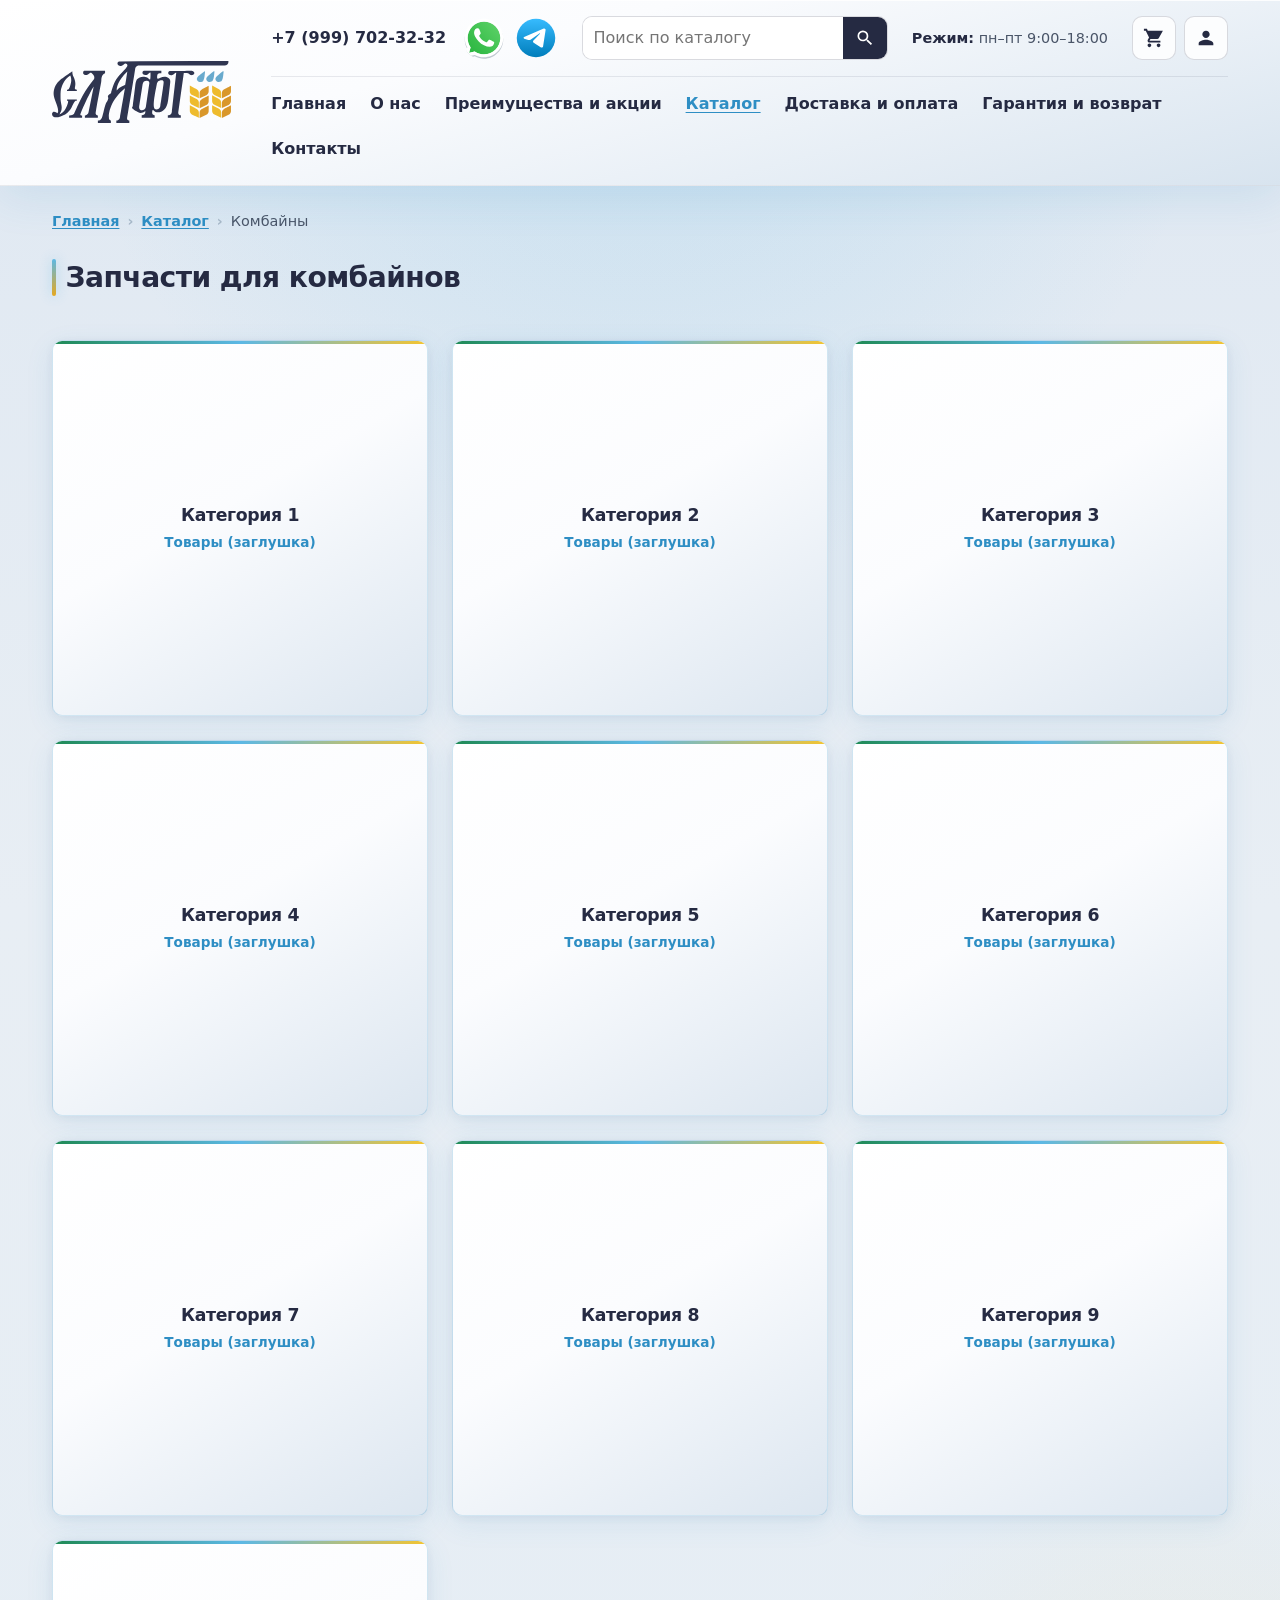
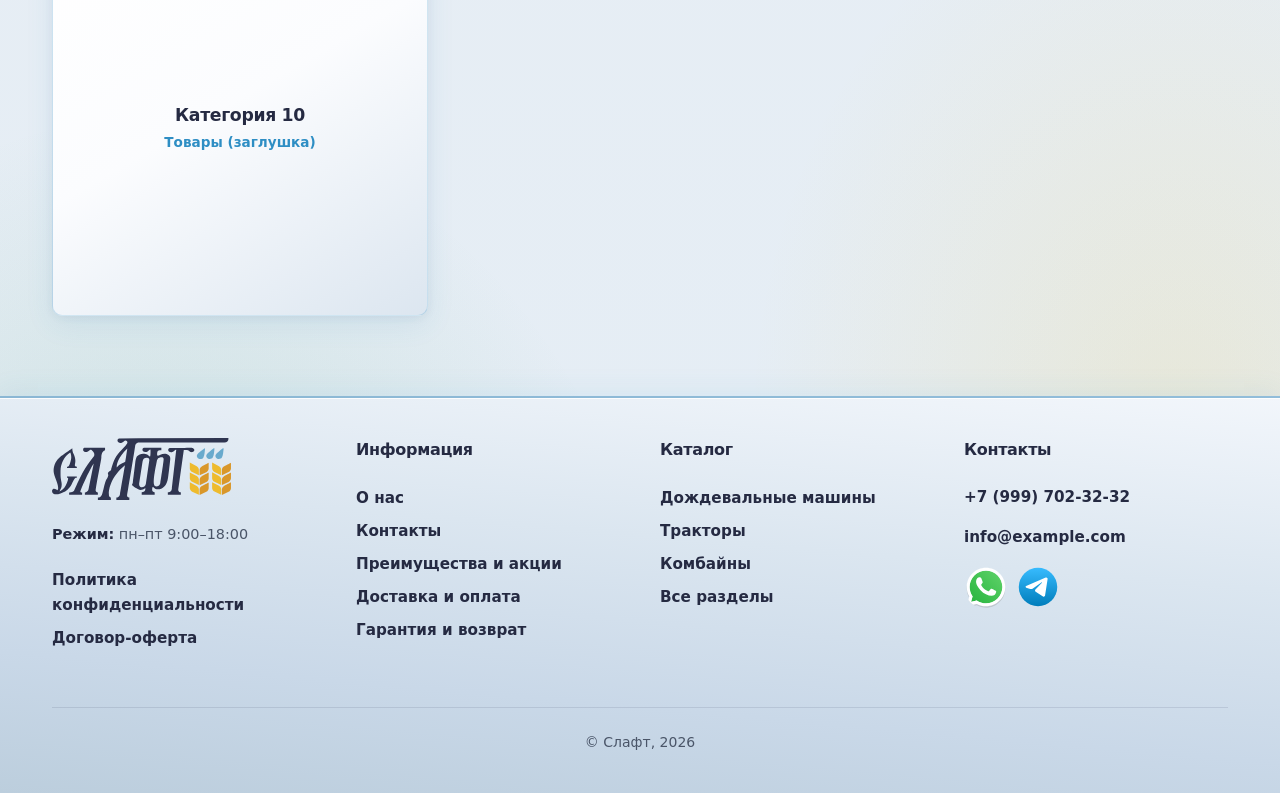
<file: catalog-combines.html>
﻿<!DOCTYPE html>
<html class="page-catalog-branch" lang="ru">
<head>
    <meta charset="UTF-8">
    <meta name="viewport" content="width=device-width, initial-scale=1.0">
    <meta name="description" content="Категории запчастей для комбайнов — каталог Слафт.">
    <title>Запчасти для комбайнов — Слафт</title>
    <link rel="stylesheet" href="css/style.css">
</head>
<body class="page-main__body">
    <header class="header">
        <div class="layout header__layout">
            <div class="header__bar">
                <a class="header__logo" href="index.html">
                    <img class="header__logo-img" src="./img/logo.svg" width="180" height="62" alt="Слафт" fetchpriority="high" decoding="async">
                </a>
                <button class="header__burger" type="button" aria-expanded="false" aria-controls="header-panel" aria-label="Открыть меню">
                    <span class="header__burger-line" aria-hidden="true"></span>
                    <span class="header__burger-line" aria-hidden="true"></span>
                    <span class="header__burger-line" aria-hidden="true"></span>
                </button>
            </div>
            <div class="header__panel" id="header-panel">
                <div class="header__contacts">
                    <div class="header__phone">
                        <a class="header__phone-number" href="tel:+79997023232">+7 (999) 702-32-32</a>
                    </div>
                    <div class="header__social">
                        <a class="header__social-link" href="#" aria-label="Написать в WhatsApp">
                            <img class="header__social-icon" src="./img/whatsapp.svg" width="40" height="40" alt="" decoding="async">
                        </a>
                        <a class="header__social-link" href="#" aria-label="Написать в Telegram">
                            <img class="header__social-icon" src="./img/telegram.svg" width="40" height="40" alt="" decoding="async">
                        </a>
                    </div>
                </div>
                <form class="header__search" action="#" method="get" role="search">
                    <label class="visually-hidden" for="catalog-search-combines">Поиск по каталогу</label>
                    <input class="header__search-input" id="catalog-search-combines" type="search" name="q" placeholder="Поиск по каталогу" autocomplete="off">
                    <button class="header__search-btn" type="submit" aria-label="Искать">
                        <svg class="header__icon" width="20" height="20" viewBox="0 0 24 24" aria-hidden="true"><path fill="currentColor" d="M15.5 14h-.79l-.28-.27A6.471 6.471 0 0 0 16 9.5 6.5 6.5 0 1 0 9.5 16c1.61 0 3.09-.59 4.23-1.57l.27.28v.79l5 4.99L20.49 19l-4.99-5zm-6 0C7.01 14 5 11.99 5 9.5S7.01 5 9.5 5 14 7.01 14 9.5 11.99 14 9.5 14z"/></svg>
                    </button>
                </form>
                <p class="header__hours"><span class="header__hours-label">Режим:</span> пн–пт 9:00–18:00</p>
                <div class="header__actions">
                    <a class="header__action" href="#" aria-label="Корзина">
                        <svg class="header__icon" width="22" height="22" viewBox="0 0 24 24" aria-hidden="true"><path fill="currentColor" d="M7 18c-1.1 0-2 .9-2 2s.9 2 2 2 2-.9 2-2-.9-2-2-2zM1 2v2h2l3.6 7.59-1.35 2.45c-.15.28-.25.61-.25.96 0 1.1.9 2 2 2h12v-2H7.42c-.14 0-.25-.11-.25-.25l.03-.12L8.1 13h7.45c.75 0 1.41-.41 1.75-1.03L21.7 4H5.21l-.94-2H1zm16 16c-1.1 0-2 .9-2 2s.9 2 2 2 2-.9 2-2-.9-2-2-2z"/></svg>
                    </a>
                    <a class="header__action" href="#" aria-label="Личный кабинет">
                        <svg class="header__icon" width="22" height="22" viewBox="0 0 24 24" aria-hidden="true"><path fill="currentColor" d="M12 12c2.21 0 4-1.79 4-4s-1.79-4-4-4-4 1.79-4 4 1.79 4 4 4zm0 2c-2.67 0-8 1.34-8 4v2h16v-2c0-2.66-5.33-4-8-4z"/></svg>
                    </a>
                </div>
                <nav class="header__nav" aria-label="Основное меню">
                    <ul class="header__nav-list">
                        <li class="header__nav-item"><a class="header__nav-link" href="index.html">Главная</a></li>
                        <li class="header__nav-item"><a class="header__nav-link" href="about.html">О нас</a></li>
                        <li class="header__nav-item"><a class="header__nav-link" href="advantages.html">Преимущества и акции</a></li>
                        <li class="header__nav-item"><a class="header__nav-link header__nav-link--current" href="catalog.html">Каталог</a></li>
                        <li class="header__nav-item"><a class="header__nav-link" href="delivery.html">Доставка и оплата</a></li>
                        <li class="header__nav-item"><a class="header__nav-link" href="warranty.html">Гарантия и возврат</a></li>
                        <li class="header__nav-item"><a class="header__nav-link" href="contacts.html">Контакты</a></li>
                    </ul>
                </nav>
            </div>
        </div>
    </header>

    <main class="catalog-branch">
        <div class="catalog-branch__intro">
            <div class="layout">
                <nav class="catalog-breadcrumb" aria-label="Навигация по каталогу">
                    <ol class="catalog-breadcrumb__list">
                        <li><a href="index.html">Главная</a></li>
                        <li><a href="catalog.html">Каталог</a></li>
                        <li aria-current="page">Комбайны</li>
                    </ol>
                </nav>
                <h1 class="section__title catalog-branch__page-title" id="catalog-branch-comb-title">Запчасти для комбайнов</h1>
            </div>
        </div>

        <section class="catalog-branch__section section" aria-labelledby="catalog-comb-categories-title">
            <div class="layout">
                <ul class="grid-cards grid-cards--3">
                    <li class="catalog-cat-card"><a class="catalog-cat-card__link" href="#"><span class="catalog-cat-card__name">Категория 1</span><span class="catalog-cat-card__hint">Товары (заглушка)</span></a></li>
                    <li class="catalog-cat-card"><a class="catalog-cat-card__link" href="#"><span class="catalog-cat-card__name">Категория 2</span><span class="catalog-cat-card__hint">Товары (заглушка)</span></a></li>
                    <li class="catalog-cat-card"><a class="catalog-cat-card__link" href="#"><span class="catalog-cat-card__name">Категория 3</span><span class="catalog-cat-card__hint">Товары (заглушка)</span></a></li>
                    <li class="catalog-cat-card"><a class="catalog-cat-card__link" href="#"><span class="catalog-cat-card__name">Категория 4</span><span class="catalog-cat-card__hint">Товары (заглушка)</span></a></li>
                    <li class="catalog-cat-card"><a class="catalog-cat-card__link" href="#"><span class="catalog-cat-card__name">Категория 5</span><span class="catalog-cat-card__hint">Товары (заглушка)</span></a></li>
                    <li class="catalog-cat-card"><a class="catalog-cat-card__link" href="#"><span class="catalog-cat-card__name">Категория 6</span><span class="catalog-cat-card__hint">Товары (заглушка)</span></a></li>
                    <li class="catalog-cat-card"><a class="catalog-cat-card__link" href="#"><span class="catalog-cat-card__name">Категория 7</span><span class="catalog-cat-card__hint">Товары (заглушка)</span></a></li>
                    <li class="catalog-cat-card"><a class="catalog-cat-card__link" href="#"><span class="catalog-cat-card__name">Категория 8</span><span class="catalog-cat-card__hint">Товары (заглушка)</span></a></li>
                    <li class="catalog-cat-card"><a class="catalog-cat-card__link" href="#"><span class="catalog-cat-card__name">Категория 9</span><span class="catalog-cat-card__hint">Товары (заглушка)</span></a></li>
                    <li class="catalog-cat-card"><a class="catalog-cat-card__link" href="#"><span class="catalog-cat-card__name">Категория 10</span><span class="catalog-cat-card__hint">Товары (заглушка)</span></a></li>
                </ul>
            </div>
        </section>
    </main>

    <footer class="footer">
        <div class="layout footer__layout">
            <div class="footer__col footer__col--brand">
                <a class="footer__logo" href="index.html">
                    <img class="footer__logo-img" src="./img/logo.svg" width="180" height="62" alt="Слафт" decoding="async" loading="lazy">
                </a>
                <p class="footer__hours"><span class="footer__hours-label">Режим:</span> пн–пт 9:00–18:00</p>
                <ul class="footer__legal">
                    <li><a class="footer__link" href="#">Политика конфиденциальности</a></li>
                    <li><a class="footer__link" href="#">Договор-оферта</a></li>
                </ul>
            </div>
            <nav class="footer__col footer__col--info" aria-labelledby="footer-info-title">
                <p class="footer__col-title" id="footer-info-title">Информация</p>
                <ul class="footer__list">
                    <li><a class="footer__link" href="about.html">О нас</a></li>
                    <li><a class="footer__link" href="contacts.html">Контакты</a></li>
                    <li><a class="footer__link" href="advantages.html">Преимущества и акции</a></li>
                    <li><a class="footer__link" href="delivery.html">Доставка и оплата</a></li>
                    <li><a class="footer__link" href="warranty.html">Гарантия и возврат</a></li>
                </ul>
            </nav>
            <nav class="footer__col footer__col--catalog" aria-labelledby="footer-catalog-title">
                <a class="footer__col-title footer__col-title--link" id="footer-catalog-title" href="catalog.html">Каталог</a>
                <ul class="footer__list">
                    <li><a class="footer__link" href="catalog-irrigation.html">Дождевальные машины</a></li>
                    <li><a class="footer__link" href="catalog-tractors.html">Тракторы</a></li>
                    <li><a class="footer__link" href="catalog-combines.html">Комбайны</a></li>
                    <li><a class="footer__link" href="catalog.html">Все разделы</a></li>
                </ul>
            </nav>
            <div class="footer__col footer__col--contacts" aria-labelledby="footer-contacts-title">
                <p class="footer__col-title" id="footer-contacts-title">Контакты</p>
                <a class="footer__link footer__link--phone" href="tel:+79997023232">+7 (999) 702-32-32</a>
                <a class="footer__link footer__link--mail" href="mailto:info@example.com">info@example.com</a>
                <div class="footer__social">
                    <a class="footer__social-link" href="#" aria-label="Написать в WhatsApp">
                        <img class="footer__social-icon" src="./img/whatsapp.svg" width="40" height="40" alt="" decoding="async">
                    </a>
                    <a class="footer__social-link" href="#" aria-label="Написать в Telegram">
                        <img class="footer__social-icon" src="./img/telegram.svg" width="40" height="40" alt="" decoding="async">
                    </a>
                </div>
            </div>
            <p class="footer__copy">© Слафт, <span id="footer-year">2026</span></p>
        </div>
    </footer>

    <script src="js/main.js" defer></script>
</body>
</html>
</file>
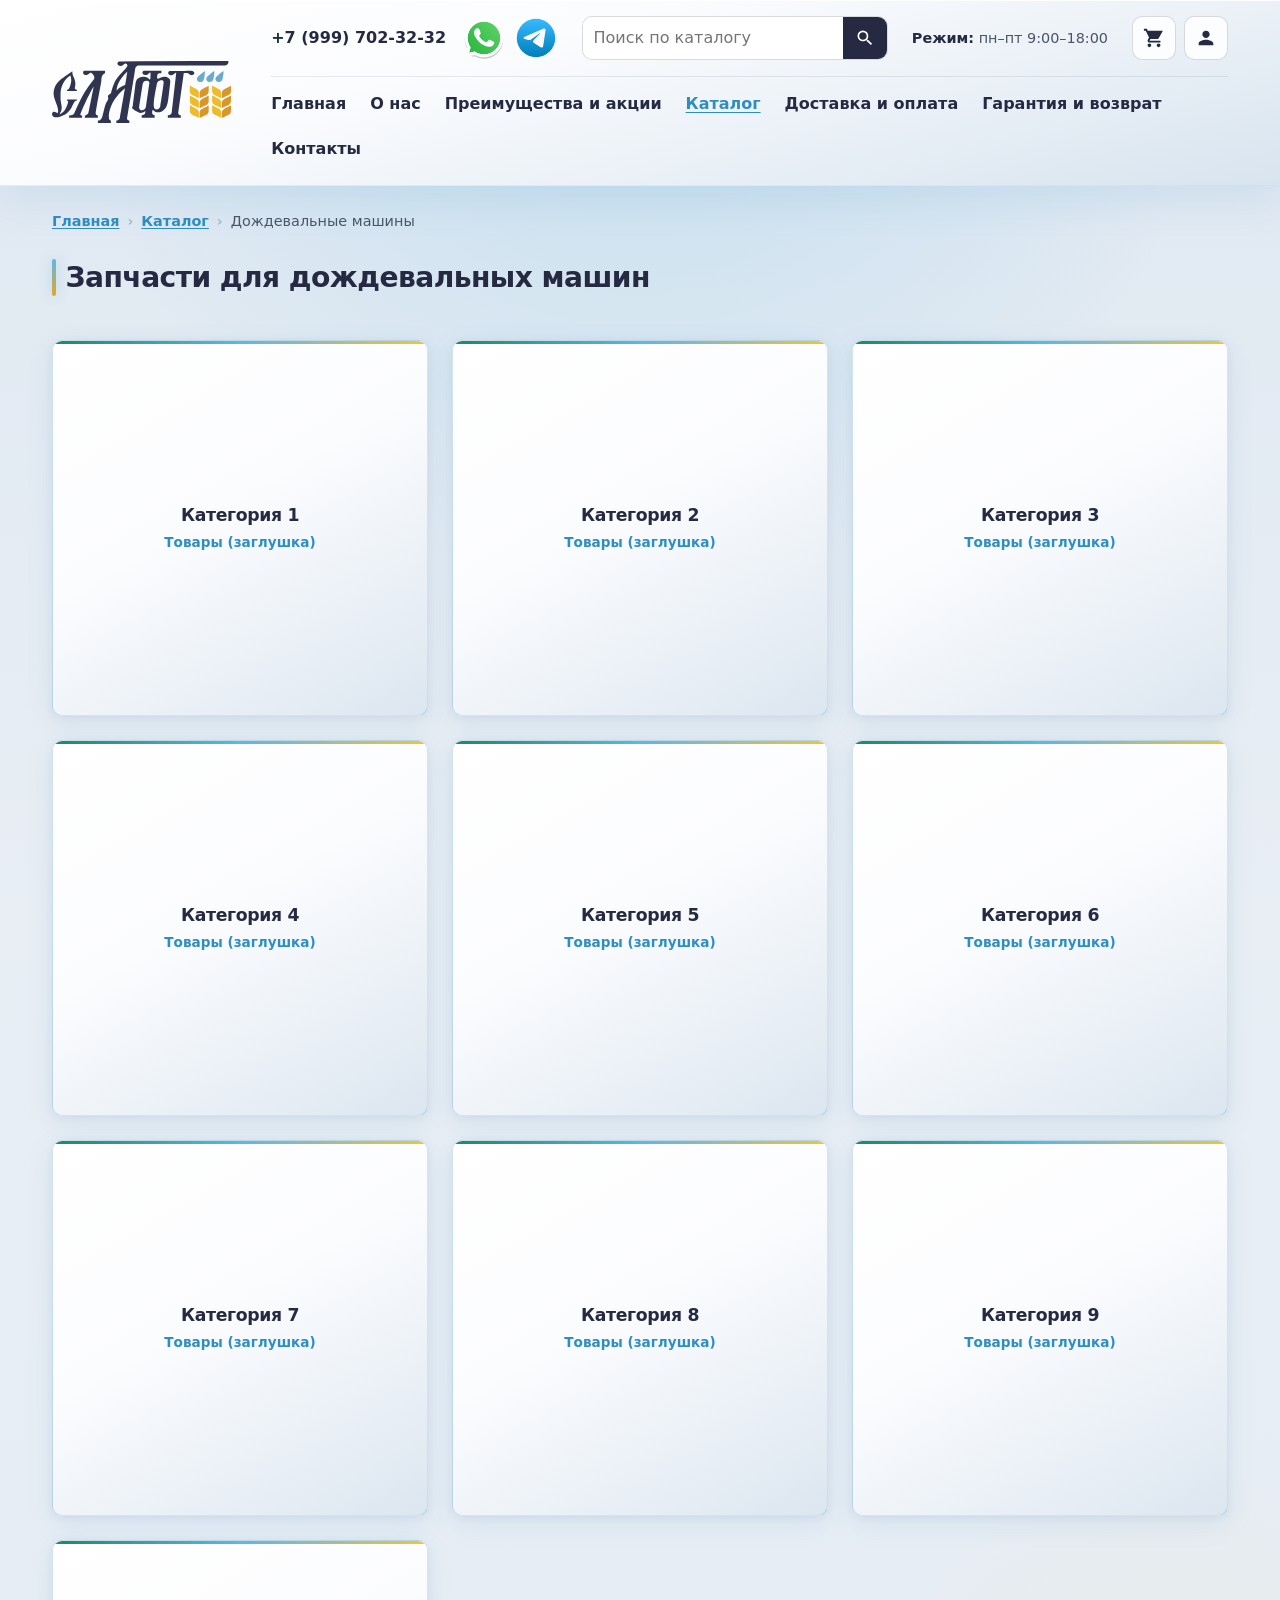
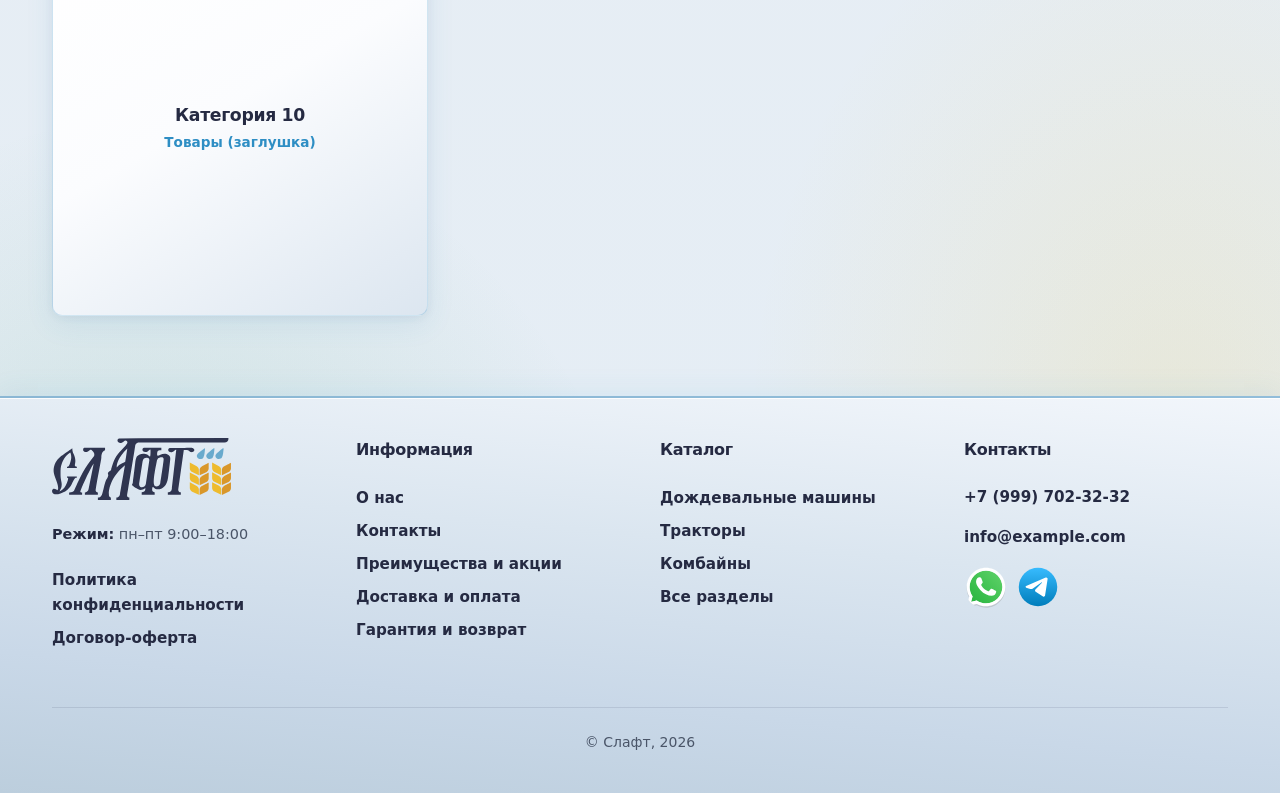
<file: catalog-irrigation.html>
﻿<!DOCTYPE html>
<html class="page-catalog-branch" lang="ru">
<head>
    <meta charset="UTF-8">
    <meta name="viewport" content="width=device-width, initial-scale=1.0">
    <meta name="description" content="Категории запчастей для дождевальных машин — каталог Слафт.">
    <title>Запчасти для дождевальных машин — Слафт</title>
    <link rel="stylesheet" href="css/style.css">
</head>
<body class="page-main__body">
    <header class="header">
        <div class="layout header__layout">
            <div class="header__bar">
                <a class="header__logo" href="index.html">
                    <img class="header__logo-img" src="./img/logo.svg" width="180" height="62" alt="Слафт" fetchpriority="high" decoding="async">
                </a>
                <button class="header__burger" type="button" aria-expanded="false" aria-controls="header-panel" aria-label="Открыть меню">
                    <span class="header__burger-line" aria-hidden="true"></span>
                    <span class="header__burger-line" aria-hidden="true"></span>
                    <span class="header__burger-line" aria-hidden="true"></span>
                </button>
            </div>
            <div class="header__panel" id="header-panel">
                <div class="header__contacts">
                    <div class="header__phone">
                        <a class="header__phone-number" href="tel:+79997023232">+7 (999) 702-32-32</a>
                    </div>
                    <div class="header__social">
                        <a class="header__social-link" href="#" aria-label="Написать в WhatsApp">
                            <img class="header__social-icon" src="./img/whatsapp.svg" width="40" height="40" alt="" decoding="async">
                        </a>
                        <a class="header__social-link" href="#" aria-label="Написать в Telegram">
                            <img class="header__social-icon" src="./img/telegram.svg" width="40" height="40" alt="" decoding="async">
                        </a>
                    </div>
                </div>
                <form class="header__search" action="#" method="get" role="search">
                    <label class="visually-hidden" for="catalog-search-irrigation">Поиск по каталогу</label>
                    <input class="header__search-input" id="catalog-search-irrigation" type="search" name="q" placeholder="Поиск по каталогу" autocomplete="off">
                    <button class="header__search-btn" type="submit" aria-label="Искать">
                        <svg class="header__icon" width="20" height="20" viewBox="0 0 24 24" aria-hidden="true"><path fill="currentColor" d="M15.5 14h-.79l-.28-.27A6.471 6.471 0 0 0 16 9.5 6.5 6.5 0 1 0 9.5 16c1.61 0 3.09-.59 4.23-1.57l.27.28v.79l5 4.99L20.49 19l-4.99-5zm-6 0C7.01 14 5 11.99 5 9.5S7.01 5 9.5 5 14 7.01 14 9.5 11.99 14 9.5 14z"/></svg>
                    </button>
                </form>
                <p class="header__hours"><span class="header__hours-label">Режим:</span> пн–пт 9:00–18:00</p>
                <div class="header__actions">
                    <a class="header__action" href="#" aria-label="Корзина">
                        <svg class="header__icon" width="22" height="22" viewBox="0 0 24 24" aria-hidden="true"><path fill="currentColor" d="M7 18c-1.1 0-2 .9-2 2s.9 2 2 2 2-.9 2-2-.9-2-2-2zM1 2v2h2l3.6 7.59-1.35 2.45c-.15.28-.25.61-.25.96 0 1.1.9 2 2 2h12v-2H7.42c-.14 0-.25-.11-.25-.25l.03-.12L8.1 13h7.45c.75 0 1.41-.41 1.75-1.03L21.7 4H5.21l-.94-2H1zm16 16c-1.1 0-2 .9-2 2s.9 2 2 2 2-.9 2-2-.9-2-2-2z"/></svg>
                    </a>
                    <a class="header__action" href="#" aria-label="Личный кабинет">
                        <svg class="header__icon" width="22" height="22" viewBox="0 0 24 24" aria-hidden="true"><path fill="currentColor" d="M12 12c2.21 0 4-1.79 4-4s-1.79-4-4-4-4 1.79-4 4 1.79 4 4 4zm0 2c-2.67 0-8 1.34-8 4v2h16v-2c0-2.66-5.33-4-8-4z"/></svg>
                    </a>
                </div>
                <nav class="header__nav" aria-label="Основное меню">
                    <ul class="header__nav-list">
                        <li class="header__nav-item"><a class="header__nav-link" href="index.html">Главная</a></li>
                        <li class="header__nav-item"><a class="header__nav-link" href="about.html">О нас</a></li>
                        <li class="header__nav-item"><a class="header__nav-link" href="advantages.html">Преимущества и акции</a></li>
                        <li class="header__nav-item"><a class="header__nav-link header__nav-link--current" href="catalog.html">Каталог</a></li>
                        <li class="header__nav-item"><a class="header__nav-link" href="delivery.html">Доставка и оплата</a></li>
                        <li class="header__nav-item"><a class="header__nav-link" href="warranty.html">Гарантия и возврат</a></li>
                        <li class="header__nav-item"><a class="header__nav-link" href="contacts.html">Контакты</a></li>
                    </ul>
                </nav>
            </div>
        </div>
    </header>

    <main class="catalog-branch">
        <div class="catalog-branch__intro">
            <div class="layout">
                <nav class="catalog-breadcrumb" aria-label="Навигация по каталогу">
                    <ol class="catalog-breadcrumb__list">
                        <li><a href="index.html">Главная</a></li>
                        <li><a href="catalog.html">Каталог</a></li>
                        <li aria-current="page">Дождевальные машины</li>
                    </ol>
                </nav>
                <h1 class="section__title catalog-branch__page-title" id="catalog-branch-irr-title">Запчасти для дождевальных машин</h1>
            </div>
        </div>

        <section class="catalog-branch__section section" aria-label="Категории запчастей">
            <div class="layout">
                <ul class="grid-cards grid-cards--3">
                    <li class="catalog-cat-card"><a class="catalog-cat-card__link" href="product.html"><span class="catalog-cat-card__name">Категория 1</span><span class="catalog-cat-card__hint">Товары (заглушка)</span></a></li>
                    <li class="catalog-cat-card"><a class="catalog-cat-card__link" href="product.html"><span class="catalog-cat-card__name">Категория 2</span><span class="catalog-cat-card__hint">Товары (заглушка)</span></a></li>
                    <li class="catalog-cat-card"><a class="catalog-cat-card__link" href="product.html"><span class="catalog-cat-card__name">Категория 3</span><span class="catalog-cat-card__hint">Товары (заглушка)</span></a></li>
                    <li class="catalog-cat-card"><a class="catalog-cat-card__link" href="product.html"><span class="catalog-cat-card__name">Категория 4</span><span class="catalog-cat-card__hint">Товары (заглушка)</span></a></li>
                    <li class="catalog-cat-card"><a class="catalog-cat-card__link" href="product.html"><span class="catalog-cat-card__name">Категория 5</span><span class="catalog-cat-card__hint">Товары (заглушка)</span></a></li>
                    <li class="catalog-cat-card"><a class="catalog-cat-card__link" href="product.html"><span class="catalog-cat-card__name">Категория 6</span><span class="catalog-cat-card__hint">Товары (заглушка)</span></a></li>
                    <li class="catalog-cat-card"><a class="catalog-cat-card__link" href="product.html"><span class="catalog-cat-card__name">Категория 7</span><span class="catalog-cat-card__hint">Товары (заглушка)</span></a></li>
                    <li class="catalog-cat-card"><a class="catalog-cat-card__link" href="product.html"><span class="catalog-cat-card__name">Категория 8</span><span class="catalog-cat-card__hint">Товары (заглушка)</span></a></li>
                    <li class="catalog-cat-card"><a class="catalog-cat-card__link" href="product.html"><span class="catalog-cat-card__name">Категория 9</span><span class="catalog-cat-card__hint">Товары (заглушка)</span></a></li>
                    <li class="catalog-cat-card"><a class="catalog-cat-card__link" href="product.html"><span class="catalog-cat-card__name">Категория 10</span><span class="catalog-cat-card__hint">Товары (заглушка)</span></a></li>
                </ul>
            </div>
        </section>
    </main>

    <footer class="footer">
        <div class="layout footer__layout">
            <div class="footer__col footer__col--brand">
                <a class="footer__logo" href="index.html">
                    <img class="footer__logo-img" src="./img/logo.svg" width="180" height="62" alt="Слафт" decoding="async" loading="lazy">
                </a>
                <p class="footer__hours"><span class="footer__hours-label">Режим:</span> пн–пт 9:00–18:00</p>
                <ul class="footer__legal">
                    <li><a class="footer__link" href="#">Политика конфиденциальности</a></li>
                    <li><a class="footer__link" href="#">Договор-оферта</a></li>
                </ul>
            </div>
            <nav class="footer__col footer__col--info" aria-labelledby="footer-info-title">
                <p class="footer__col-title" id="footer-info-title">Информация</p>
                <ul class="footer__list">
                    <li><a class="footer__link" href="about.html">О нас</a></li>
                    <li><a class="footer__link" href="contacts.html">Контакты</a></li>
                    <li><a class="footer__link" href="advantages.html">Преимущества и акции</a></li>
                    <li><a class="footer__link" href="delivery.html">Доставка и оплата</a></li>
                    <li><a class="footer__link" href="warranty.html">Гарантия и возврат</a></li>
                </ul>
            </nav>
            <nav class="footer__col footer__col--catalog" aria-labelledby="footer-catalog-title">
                <a class="footer__col-title footer__col-title--link" id="footer-catalog-title" href="catalog.html">Каталог</a>
                <ul class="footer__list">
                    <li><a class="footer__link" href="catalog-irrigation.html">Дождевальные машины</a></li>
                    <li><a class="footer__link" href="catalog-tractors.html">Тракторы</a></li>
                    <li><a class="footer__link" href="catalog-combines.html">Комбайны</a></li>
                    <li><a class="footer__link" href="catalog.html">Все разделы</a></li>
                </ul>
            </nav>
            <div class="footer__col footer__col--contacts" aria-labelledby="footer-contacts-title">
                <p class="footer__col-title" id="footer-contacts-title">Контакты</p>
                <a class="footer__link footer__link--phone" href="tel:+79997023232">+7 (999) 702-32-32</a>
                <a class="footer__link footer__link--mail" href="mailto:info@example.com">info@example.com</a>
                <div class="footer__social">
                    <a class="footer__social-link" href="#" aria-label="Написать в WhatsApp">
                        <img class="footer__social-icon" src="./img/whatsapp.svg" width="40" height="40" alt="" decoding="async">
                    </a>
                    <a class="footer__social-link" href="#" aria-label="Написать в Telegram">
                        <img class="footer__social-icon" src="./img/telegram.svg" width="40" height="40" alt="" decoding="async">
                    </a>
                </div>
            </div>
            <p class="footer__copy">© Слафт, <span id="footer-year">2026</span></p>
        </div>
    </footer>

    <script src="js/main.js" defer></script>
</body>
</html>
</file>
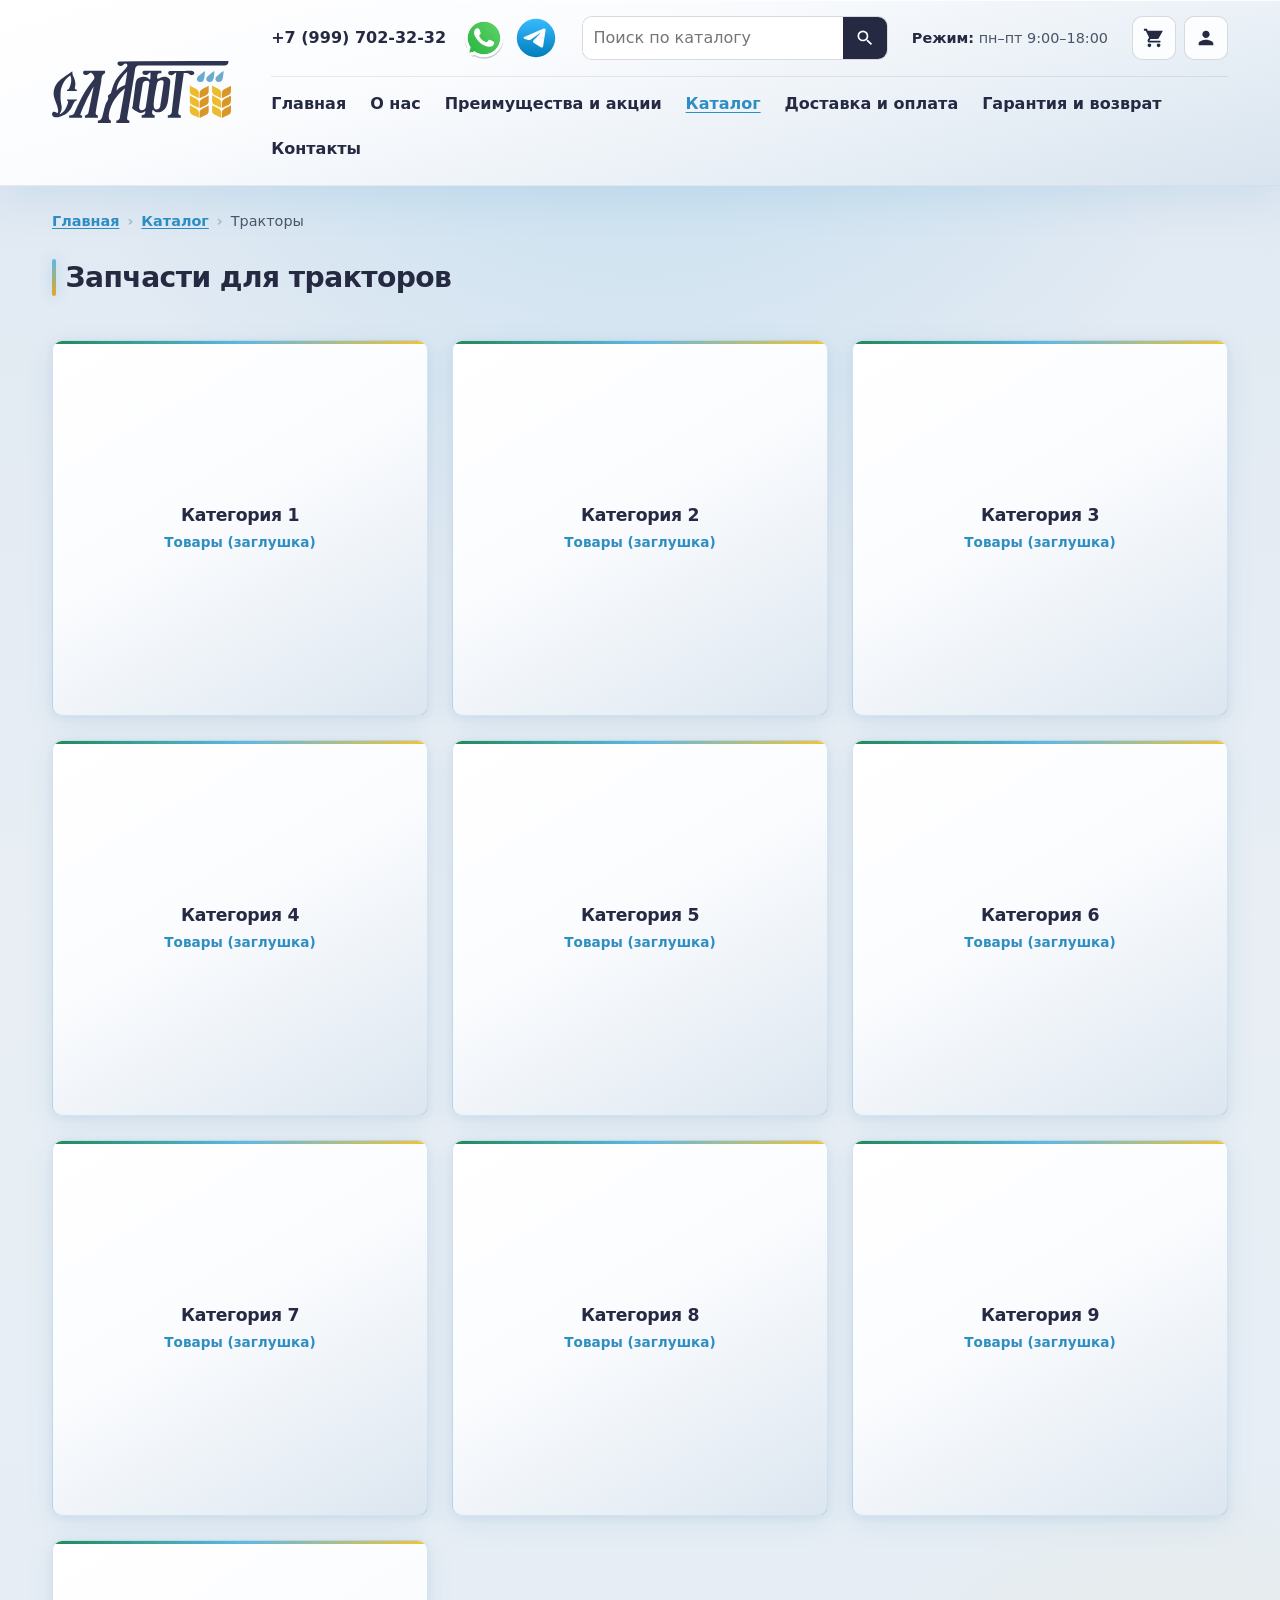
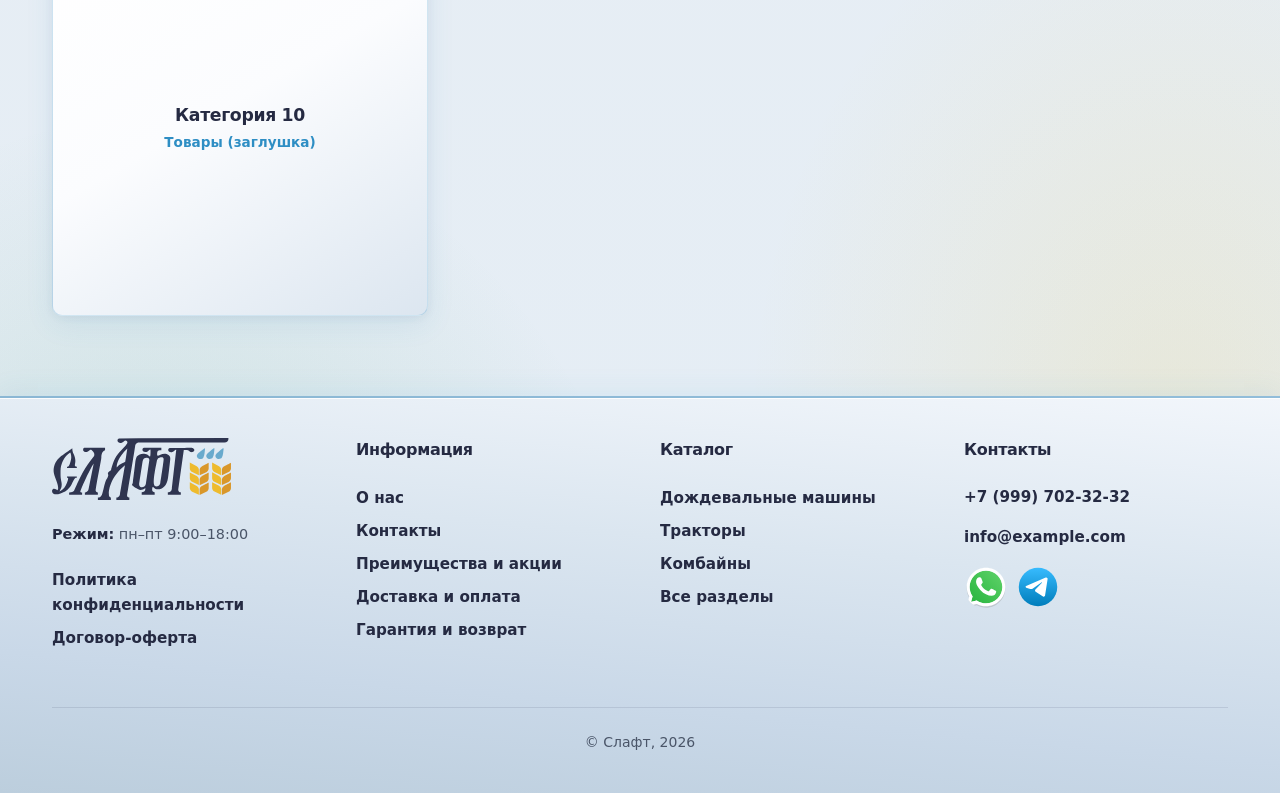
<file: catalog-tractors.html>
﻿<!DOCTYPE html>
<html class="page-catalog-branch" lang="ru">
<head>
    <meta charset="UTF-8">
    <meta name="viewport" content="width=device-width, initial-scale=1.0">
    <meta name="description" content="Категории запчастей для тракторов — каталог Слафт.">
    <title>Запчасти для тракторов — Слафт</title>
    <link rel="stylesheet" href="css/style.css">
</head>
<body class="page-main__body">
    <header class="header">
        <div class="layout header__layout">
            <div class="header__bar">
                <a class="header__logo" href="index.html">
                    <img class="header__logo-img" src="./img/logo.svg" width="180" height="62" alt="Слафт" fetchpriority="high" decoding="async">
                </a>
                <button class="header__burger" type="button" aria-expanded="false" aria-controls="header-panel" aria-label="Открыть меню">
                    <span class="header__burger-line" aria-hidden="true"></span>
                    <span class="header__burger-line" aria-hidden="true"></span>
                    <span class="header__burger-line" aria-hidden="true"></span>
                </button>
            </div>
            <div class="header__panel" id="header-panel">
                <div class="header__contacts">
                    <div class="header__phone">
                        <a class="header__phone-number" href="tel:+79997023232">+7 (999) 702-32-32</a>
                    </div>
                    <div class="header__social">
                        <a class="header__social-link" href="#" aria-label="Написать в WhatsApp">
                            <img class="header__social-icon" src="./img/whatsapp.svg" width="40" height="40" alt="" decoding="async">
                        </a>
                        <a class="header__social-link" href="#" aria-label="Написать в Telegram">
                            <img class="header__social-icon" src="./img/telegram.svg" width="40" height="40" alt="" decoding="async">
                        </a>
                    </div>
                </div>
                <form class="header__search" action="#" method="get" role="search">
                    <label class="visually-hidden" for="catalog-search-tractors">Поиск по каталогу</label>
                    <input class="header__search-input" id="catalog-search-tractors" type="search" name="q" placeholder="Поиск по каталогу" autocomplete="off">
                    <button class="header__search-btn" type="submit" aria-label="Искать">
                        <svg class="header__icon" width="20" height="20" viewBox="0 0 24 24" aria-hidden="true"><path fill="currentColor" d="M15.5 14h-.79l-.28-.27A6.471 6.471 0 0 0 16 9.5 6.5 6.5 0 1 0 9.5 16c1.61 0 3.09-.59 4.23-1.57l.27.28v.79l5 4.99L20.49 19l-4.99-5zm-6 0C7.01 14 5 11.99 5 9.5S7.01 5 9.5 5 14 7.01 14 9.5 11.99 14 9.5 14z"/></svg>
                    </button>
                </form>
                <p class="header__hours"><span class="header__hours-label">Режим:</span> пн–пт 9:00–18:00</p>
                <div class="header__actions">
                    <a class="header__action" href="#" aria-label="Корзина">
                        <svg class="header__icon" width="22" height="22" viewBox="0 0 24 24" aria-hidden="true"><path fill="currentColor" d="M7 18c-1.1 0-2 .9-2 2s.9 2 2 2 2-.9 2-2-.9-2-2-2zM1 2v2h2l3.6 7.59-1.35 2.45c-.15.28-.25.61-.25.96 0 1.1.9 2 2 2h12v-2H7.42c-.14 0-.25-.11-.25-.25l.03-.12L8.1 13h7.45c.75 0 1.41-.41 1.75-1.03L21.7 4H5.21l-.94-2H1zm16 16c-1.1 0-2 .9-2 2s.9 2 2 2 2-.9 2-2-.9-2-2-2z"/></svg>
                    </a>
                    <a class="header__action" href="#" aria-label="Личный кабинет">
                        <svg class="header__icon" width="22" height="22" viewBox="0 0 24 24" aria-hidden="true"><path fill="currentColor" d="M12 12c2.21 0 4-1.79 4-4s-1.79-4-4-4-4 1.79-4 4 1.79 4 4 4zm0 2c-2.67 0-8 1.34-8 4v2h16v-2c0-2.66-5.33-4-8-4z"/></svg>
                    </a>
                </div>
                <nav class="header__nav" aria-label="Основное меню">
                    <ul class="header__nav-list">
                        <li class="header__nav-item"><a class="header__nav-link" href="index.html">Главная</a></li>
                        <li class="header__nav-item"><a class="header__nav-link" href="about.html">О нас</a></li>
                        <li class="header__nav-item"><a class="header__nav-link" href="advantages.html">Преимущества и акции</a></li>
                        <li class="header__nav-item"><a class="header__nav-link header__nav-link--current" href="catalog.html">Каталог</a></li>
                        <li class="header__nav-item"><a class="header__nav-link" href="delivery.html">Доставка и оплата</a></li>
                        <li class="header__nav-item"><a class="header__nav-link" href="warranty.html">Гарантия и возврат</a></li>
                        <li class="header__nav-item"><a class="header__nav-link" href="contacts.html">Контакты</a></li>
                    </ul>
                </nav>
            </div>
        </div>
    </header>

    <main class="catalog-branch">
        <div class="catalog-branch__intro">
            <div class="layout">
                <nav class="catalog-breadcrumb" aria-label="Навигация по каталогу">
                    <ol class="catalog-breadcrumb__list">
                        <li><a href="index.html">Главная</a></li>
                        <li><a href="catalog.html">Каталог</a></li>
                        <li aria-current="page">Тракторы</li>
                    </ol>
                </nav>
                <h1 class="section__title catalog-branch__page-title" id="catalog-branch-tr-title">Запчасти для тракторов</h1>
            </div>
        </div>

        <section class="catalog-branch__section section" aria-labelledby="catalog-tract-categories-title">
            <div class="layout">
                <ul class="grid-cards grid-cards--3">
                    <li class="catalog-cat-card"><a class="catalog-cat-card__link" href="#"><span class="catalog-cat-card__name">Категория 1</span><span class="catalog-cat-card__hint">Товары (заглушка)</span></a></li>
                    <li class="catalog-cat-card"><a class="catalog-cat-card__link" href="#"><span class="catalog-cat-card__name">Категория 2</span><span class="catalog-cat-card__hint">Товары (заглушка)</span></a></li>
                    <li class="catalog-cat-card"><a class="catalog-cat-card__link" href="#"><span class="catalog-cat-card__name">Категория 3</span><span class="catalog-cat-card__hint">Товары (заглушка)</span></a></li>
                    <li class="catalog-cat-card"><a class="catalog-cat-card__link" href="#"><span class="catalog-cat-card__name">Категория 4</span><span class="catalog-cat-card__hint">Товары (заглушка)</span></a></li>
                    <li class="catalog-cat-card"><a class="catalog-cat-card__link" href="#"><span class="catalog-cat-card__name">Категория 5</span><span class="catalog-cat-card__hint">Товары (заглушка)</span></a></li>
                    <li class="catalog-cat-card"><a class="catalog-cat-card__link" href="#"><span class="catalog-cat-card__name">Категория 6</span><span class="catalog-cat-card__hint">Товары (заглушка)</span></a></li>
                    <li class="catalog-cat-card"><a class="catalog-cat-card__link" href="#"><span class="catalog-cat-card__name">Категория 7</span><span class="catalog-cat-card__hint">Товары (заглушка)</span></a></li>
                    <li class="catalog-cat-card"><a class="catalog-cat-card__link" href="#"><span class="catalog-cat-card__name">Категория 8</span><span class="catalog-cat-card__hint">Товары (заглушка)</span></a></li>
                    <li class="catalog-cat-card"><a class="catalog-cat-card__link" href="#"><span class="catalog-cat-card__name">Категория 9</span><span class="catalog-cat-card__hint">Товары (заглушка)</span></a></li>
                    <li class="catalog-cat-card"><a class="catalog-cat-card__link" href="#"><span class="catalog-cat-card__name">Категория 10</span><span class="catalog-cat-card__hint">Товары (заглушка)</span></a></li>
                </ul>
            </div>
        </section>
    </main>

    <footer class="footer">
        <div class="layout footer__layout">
            <div class="footer__col footer__col--brand">
                <a class="footer__logo" href="index.html">
                    <img class="footer__logo-img" src="./img/logo.svg" width="180" height="62" alt="Слафт" decoding="async" loading="lazy">
                </a>
                <p class="footer__hours"><span class="footer__hours-label">Режим:</span> пн–пт 9:00–18:00</p>
                <ul class="footer__legal">
                    <li><a class="footer__link" href="#">Политика конфиденциальности</a></li>
                    <li><a class="footer__link" href="#">Договор-оферта</a></li>
                </ul>
            </div>
            <nav class="footer__col footer__col--info" aria-labelledby="footer-info-title">
                <p class="footer__col-title" id="footer-info-title">Информация</p>
                <ul class="footer__list">
                    <li><a class="footer__link" href="about.html">О нас</a></li>
                    <li><a class="footer__link" href="contacts.html">Контакты</a></li>
                    <li><a class="footer__link" href="advantages.html">Преимущества и акции</a></li>
                    <li><a class="footer__link" href="delivery.html">Доставка и оплата</a></li>
                    <li><a class="footer__link" href="warranty.html">Гарантия и возврат</a></li>
                </ul>
            </nav>
            <nav class="footer__col footer__col--catalog" aria-labelledby="footer-catalog-title">
                <a class="footer__col-title footer__col-title--link" id="footer-catalog-title" href="catalog.html">Каталог</a>
                <ul class="footer__list">
                    <li><a class="footer__link" href="catalog-irrigation.html">Дождевальные машины</a></li>
                    <li><a class="footer__link" href="catalog-tractors.html">Тракторы</a></li>
                    <li><a class="footer__link" href="catalog-combines.html">Комбайны</a></li>
                    <li><a class="footer__link" href="catalog.html">Все разделы</a></li>
                </ul>
            </nav>
            <div class="footer__col footer__col--contacts" aria-labelledby="footer-contacts-title">
                <p class="footer__col-title" id="footer-contacts-title">Контакты</p>
                <a class="footer__link footer__link--phone" href="tel:+79997023232">+7 (999) 702-32-32</a>
                <a class="footer__link footer__link--mail" href="mailto:info@example.com">info@example.com</a>
                <div class="footer__social">
                    <a class="footer__social-link" href="#" aria-label="Написать в WhatsApp">
                        <img class="footer__social-icon" src="./img/whatsapp.svg" width="40" height="40" alt="" decoding="async">
                    </a>
                    <a class="footer__social-link" href="#" aria-label="Написать в Telegram">
                        <img class="footer__social-icon" src="./img/telegram.svg" width="40" height="40" alt="" decoding="async">
                    </a>
                </div>
            </div>
            <p class="footer__copy">© Слафт, <span id="footer-year">2026</span></p>
        </div>
    </footer>

    <script src="js/main.js" defer></script>
</body>
</html>
</file>
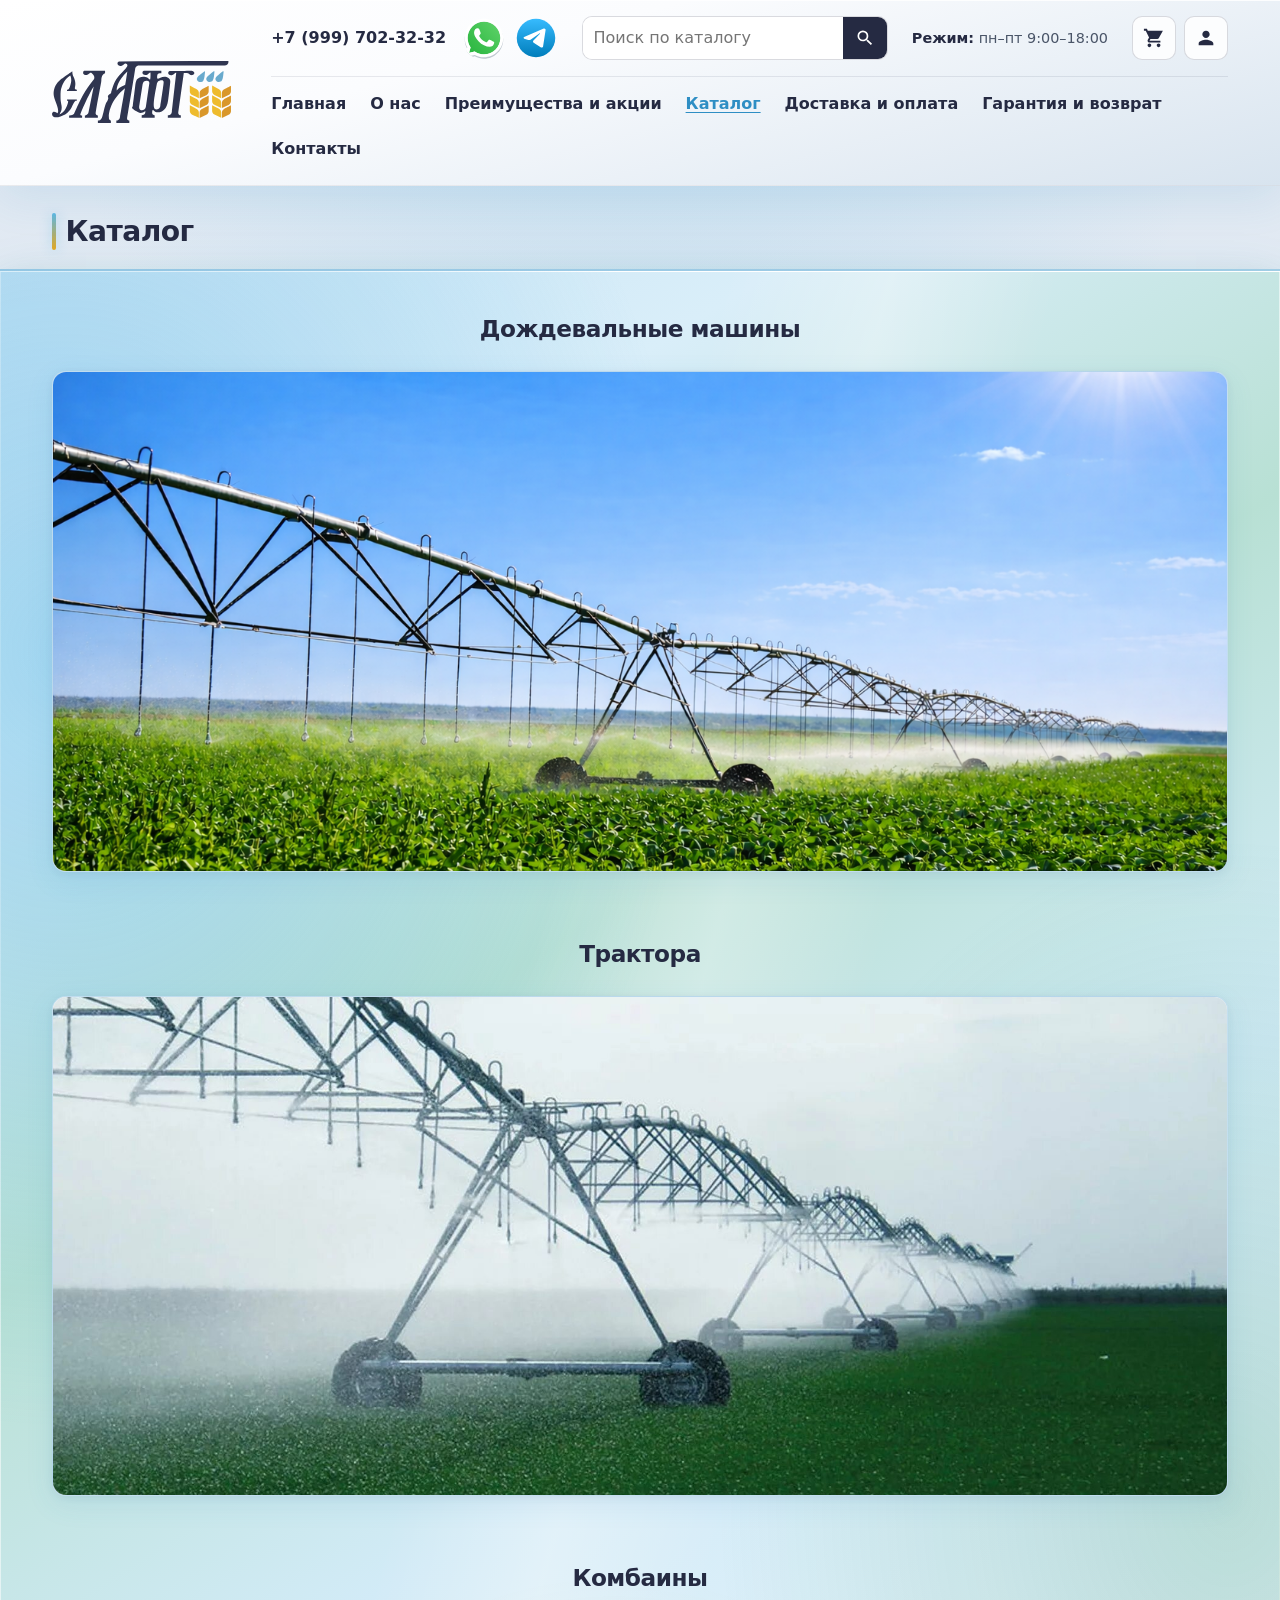
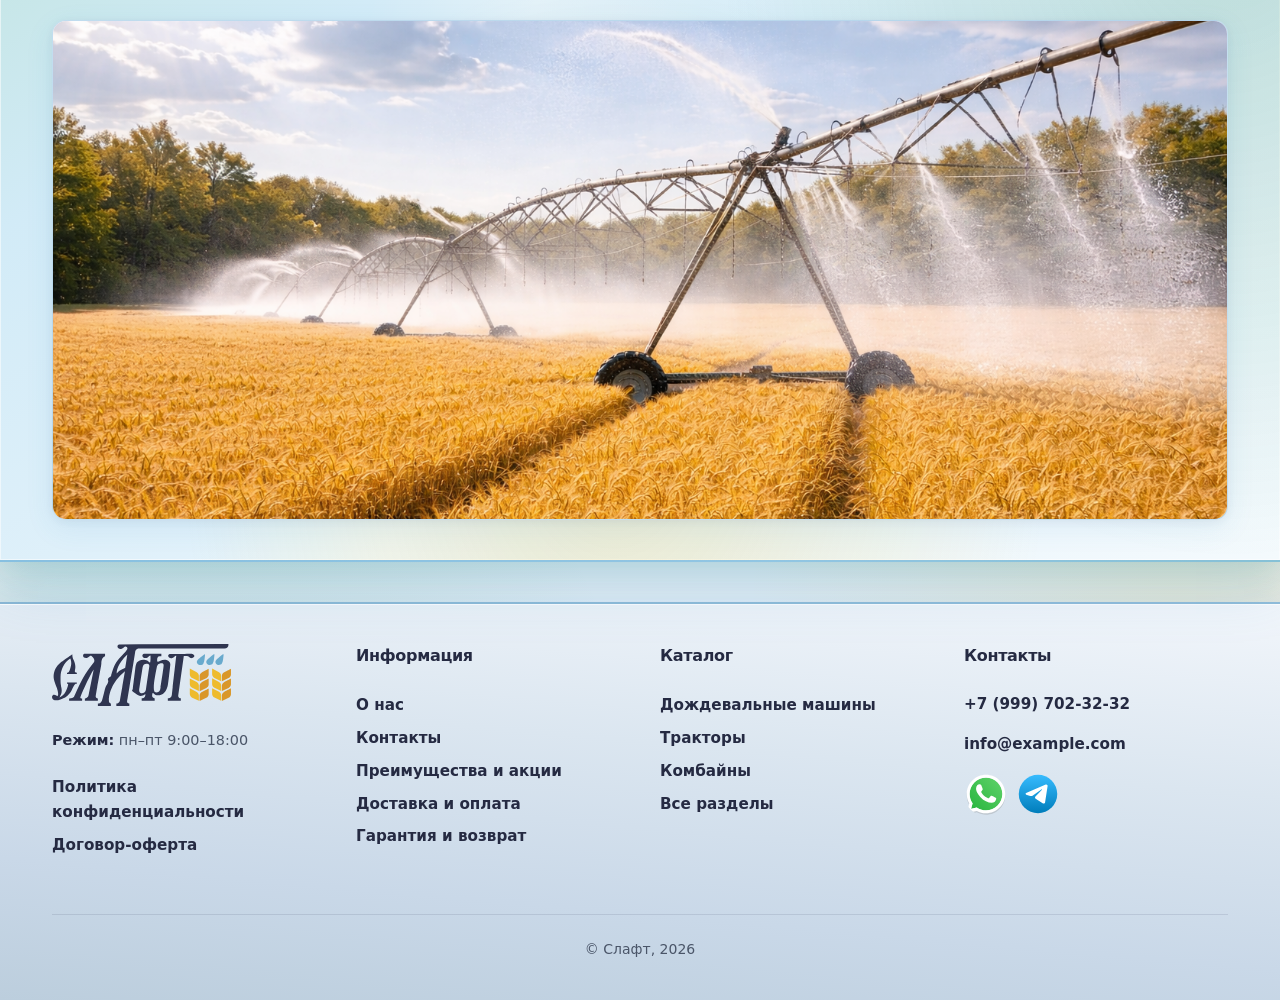
<file: catalog.html>
﻿<!DOCTYPE html>
<html class="page-catalog" lang="ru">
<head>
    <meta charset="UTF-8">
    <meta name="viewport" content="width=device-width, initial-scale=1.0">
    <meta name="description" content="Каталог Слафт — запчасти для дождевальных машин, тракторов и комбайнов.">
    <title>Каталог — Слафт</title>
    <link rel="stylesheet" href="css/style.css">
</head>
<body class="page-main__body">
    <header class="header">
        <div class="layout header__layout">
            <div class="header__bar">
                <a class="header__logo" href="index.html">
                    <img class="header__logo-img" src="./img/logo.svg" width="180" height="62" alt="Слафт" fetchpriority="high" decoding="async">
                </a>
                <button class="header__burger" type="button" aria-expanded="false" aria-controls="header-panel" aria-label="Открыть меню">
                    <span class="header__burger-line" aria-hidden="true"></span>
                    <span class="header__burger-line" aria-hidden="true"></span>
                    <span class="header__burger-line" aria-hidden="true"></span>
                </button>
            </div>
            <div class="header__panel" id="header-panel">
                <div class="header__contacts">
                    <div class="header__phone">
                        <a class="header__phone-number" href="tel:+79997023232">+7 (999) 702-32-32</a>
                    </div>
                    <div class="header__social">
                        <a class="header__social-link" href="#" aria-label="Написать в WhatsApp">
                            <img class="header__social-icon" src="./img/whatsapp.svg" width="40" height="40" alt="" decoding="async">
                        </a>
                        <a class="header__social-link" href="#" aria-label="Написать в Telegram">
                            <img class="header__social-icon" src="./img/telegram.svg" width="40" height="40" alt="" decoding="async">
                        </a>
                    </div>
                </div>
                <form class="header__search" action="#" method="get" role="search">
                    <label class="visually-hidden" for="catalog-search-catalog">Поиск по каталогу</label>
                    <input class="header__search-input" id="catalog-search-catalog" type="search" name="q" placeholder="Поиск по каталогу" autocomplete="off">
                    <button class="header__search-btn" type="submit" aria-label="Искать">
                        <svg class="header__icon" width="20" height="20" viewBox="0 0 24 24" aria-hidden="true"><path fill="currentColor" d="M15.5 14h-.79l-.28-.27A6.471 6.471 0 0 0 16 9.5 6.5 6.5 0 1 0 9.5 16c1.61 0 3.09-.59 4.23-1.57l.27.28v.79l5 4.99L20.49 19l-4.99-5zm-6 0C7.01 14 5 11.99 5 9.5S7.01 5 9.5 5 14 7.01 14 9.5 11.99 14 9.5 14z"/></svg>
                    </button>
                </form>
                <p class="header__hours"><span class="header__hours-label">Режим:</span> пн–пт 9:00–18:00</p>
                <div class="header__actions">
                    <a class="header__action" href="#" aria-label="Корзина">
                        <svg class="header__icon" width="22" height="22" viewBox="0 0 24 24" aria-hidden="true"><path fill="currentColor" d="M7 18c-1.1 0-2 .9-2 2s.9 2 2 2 2-.9 2-2-.9-2-2-2zM1 2v2h2l3.6 7.59-1.35 2.45c-.15.28-.25.61-.25.96 0 1.1.9 2 2 2h12v-2H7.42c-.14 0-.25-.11-.25-.25l.03-.12L8.1 13h7.45c.75 0 1.41-.41 1.75-1.03L21.7 4H5.21l-.94-2H1zm16 16c-1.1 0-2 .9-2 2s.9 2 2 2 2-.9 2-2-.9-2-2-2z"/></svg>
                    </a>
                    <a class="header__action" href="#" aria-label="Личный кабинет">
                        <svg class="header__icon" width="22" height="22" viewBox="0 0 24 24" aria-hidden="true"><path fill="currentColor" d="M12 12c2.21 0 4-1.79 4-4s-1.79-4-4-4-4 1.79-4 4 1.79 4 4 4zm0 2c-2.67 0-8 1.34-8 4v2h16v-2c0-2.66-5.33-4-8-4z"/></svg>
                    </a>
                </div>
                <nav class="header__nav" aria-label="Основное меню">
                    <ul class="header__nav-list">
                        <li class="header__nav-item"><a class="header__nav-link" href="index.html">Главная</a></li>
                        <li class="header__nav-item"><a class="header__nav-link" href="about.html">О нас</a></li>
                        <li class="header__nav-item"><a class="header__nav-link" href="advantages.html">Преимущества и акции</a></li>
                        <li class="header__nav-item"><a class="header__nav-link header__nav-link--current" href="catalog.html">Каталог</a></li>
                        <li class="header__nav-item"><a class="header__nav-link" href="delivery.html">Доставка и оплата</a></li>
                        <li class="header__nav-item"><a class="header__nav-link" href="warranty.html">Гарантия и возврат</a></li>
                        <li class="header__nav-item"><a class="header__nav-link" href="contacts.html">Контакты</a></li>
                    </ul>
                </nav>
            </div>
        </div>
    </header>

    <main class="catalog-page">
        <div class="catalog-page__intro">
            <div class="layout">
                <h1 class="section__title catalog-page__page-title" id="catalog-page-title">Каталог</h1>
            </div>
        </div>

        <section class="advantages section" aria-labelledby="catalog-hub-title">
            <div class="layout">
                <h2 class="visually-hidden" id="catalog-hub-title">Разделы каталога</h2>
                <ul class="catalog-hub">
                    <li class="catalog-hub__block">
                        <h3 class="catalog-hub__title">Дождевальные машины</h3>
                        <a class="catalog-hub__link" href="catalog-irrigation.html" aria-label="Дождевальные машины — перейти в раздел каталога">
                            <img class="catalog-hub__img" src="./img/new-main-hero-bg.png" width="960" height="600" alt="Дождевальная техника на поле" loading="lazy" decoding="async">
                        </a>
                    </li>
                    <li class="catalog-hub__block">
                        <h3 class="catalog-hub__title">Трактора</h3>
                        <a class="catalog-hub__link" href="catalog-tractors.html" aria-label="Трактора — перейти в раздел каталога">
                            <img class="catalog-hub__img" src="./img/Slogan-1.jpg" width="640" height="427" alt="Сельхозтехника в поле" loading="lazy" decoding="async">
                        </a>
                    </li>
                    <li class="catalog-hub__block">
                        <h3 class="catalog-hub__title">Комбаины</h3>
                        <a class="catalog-hub__link" href="catalog-combines.html" aria-label="Комбаины — перейти в раздел каталога">
                            <img class="catalog-hub__img" src="./img/Slogan-2.png" width="640" height="427" alt="Уборочная техника" loading="lazy" decoding="async">
                        </a>
                    </li>
                </ul>
            </div>
        </section>
    </main>

    <footer class="footer">
        <div class="layout footer__layout">
            <div class="footer__col footer__col--brand">
                <a class="footer__logo" href="index.html">
                    <img class="footer__logo-img" src="./img/logo.svg" width="180" height="62" alt="Слафт" decoding="async" loading="lazy">
                </a>
                <p class="footer__hours"><span class="footer__hours-label">Режим:</span> пн–пт 9:00–18:00</p>
                <ul class="footer__legal">
                    <li><a class="footer__link" href="#">Политика конфиденциальности</a></li>
                    <li><a class="footer__link" href="#">Договор-оферта</a></li>
                </ul>
            </div>
            <nav class="footer__col footer__col--info" aria-labelledby="footer-info-title">
                <p class="footer__col-title" id="footer-info-title">Информация</p>
                <ul class="footer__list">
                    <li><a class="footer__link" href="about.html">О нас</a></li>
                    <li><a class="footer__link" href="contacts.html">Контакты</a></li>
                    <li><a class="footer__link" href="advantages.html">Преимущества и акции</a></li>
                    <li><a class="footer__link" href="delivery.html">Доставка и оплата</a></li>
                    <li><a class="footer__link" href="warranty.html">Гарантия и возврат</a></li>
                </ul>
            </nav>
            <nav class="footer__col footer__col--catalog" aria-labelledby="footer-catalog-title">
                <a class="footer__col-title footer__col-title--link" id="footer-catalog-title" href="catalog.html">Каталог</a>
                <ul class="footer__list">
                    <li><a class="footer__link" href="catalog-irrigation.html">Дождевальные машины</a></li>
                    <li><a class="footer__link" href="catalog-tractors.html">Тракторы</a></li>
                    <li><a class="footer__link" href="catalog-combines.html">Комбайны</a></li>
                    <li><a class="footer__link" href="catalog.html">Все разделы</a></li>
                </ul>
            </nav>
            <div class="footer__col footer__col--contacts" aria-labelledby="footer-contacts-title">
                <p class="footer__col-title" id="footer-contacts-title">Контакты</p>
                <a class="footer__link footer__link--phone" href="tel:+79997023232">+7 (999) 702-32-32</a>
                <a class="footer__link footer__link--mail" href="mailto:info@example.com">info@example.com</a>
                <div class="footer__social">
                    <a class="footer__social-link" href="#" aria-label="Написать в WhatsApp">
                        <img class="footer__social-icon" src="./img/whatsapp.svg" width="40" height="40" alt="" decoding="async">
                    </a>
                    <a class="footer__social-link" href="#" aria-label="Написать в Telegram">
                        <img class="footer__social-icon" src="./img/telegram.svg" width="40" height="40" alt="" decoding="async">
                    </a>
                </div>
            </div>
            <p class="footer__copy">© Слафт, <span id="footer-year">2026</span></p>
        </div>
    </footer>

    <script src="js/main.js" defer></script>
</body>
</html>
</file>
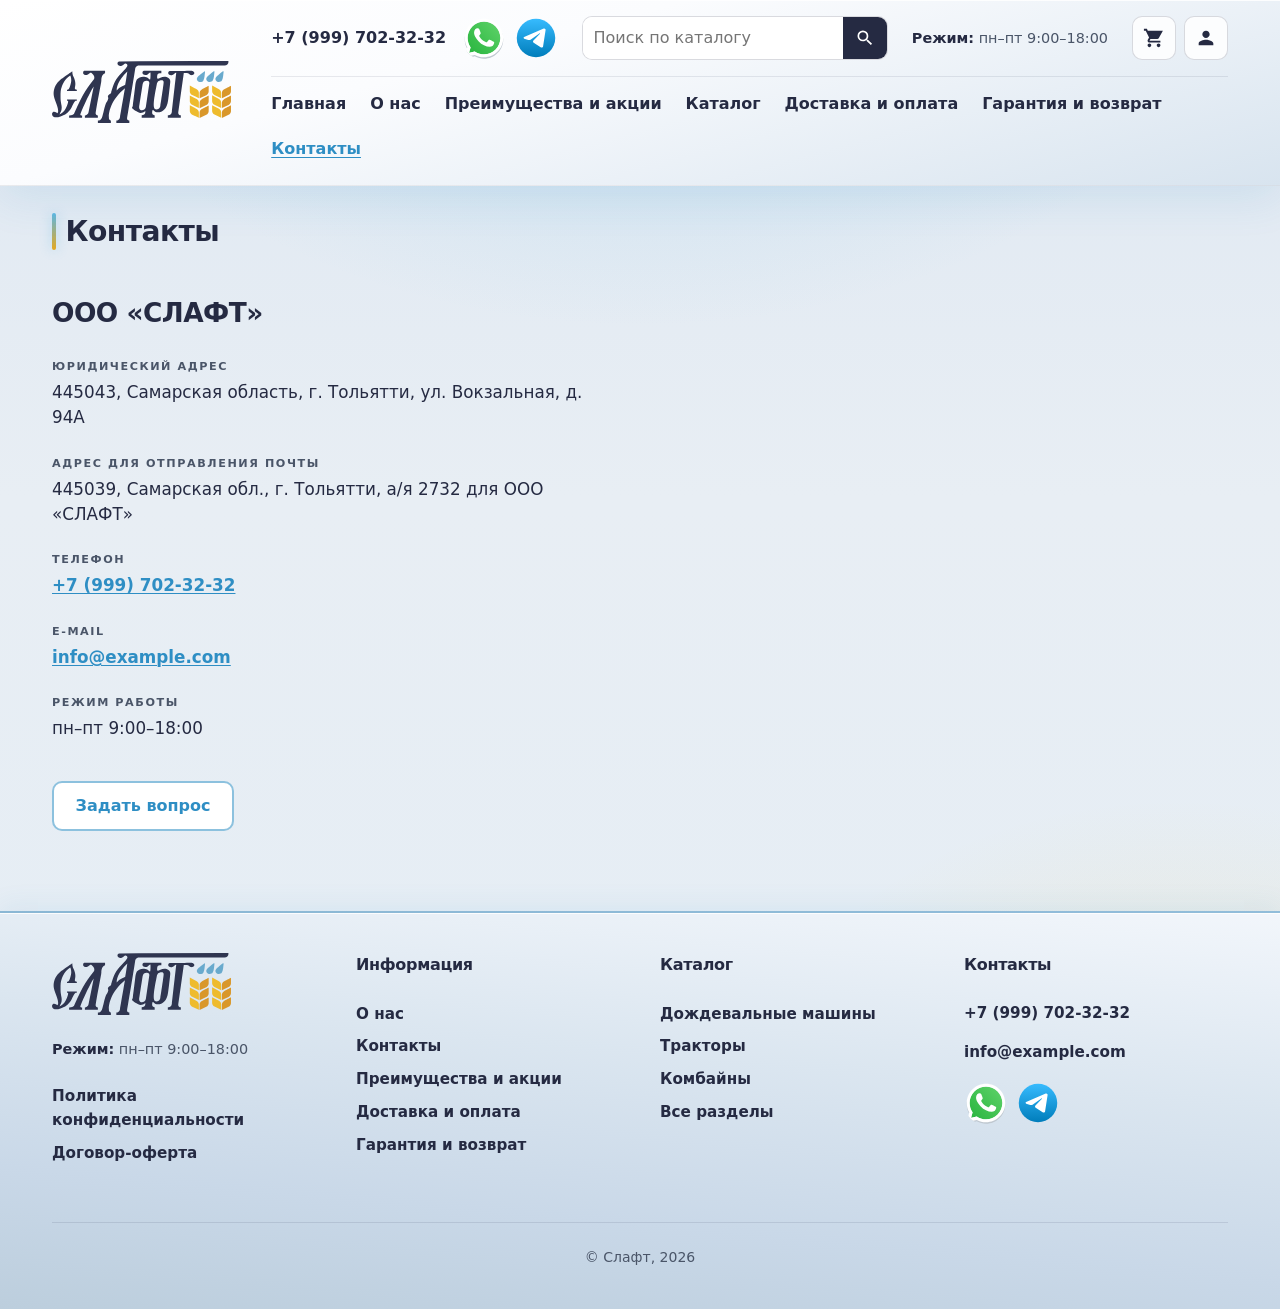
<file: contacts.html>
﻿<!DOCTYPE html>
<html class="page-contacts" lang="ru">
<head>
    <meta charset="UTF-8">
    <meta name="viewport" content="width=device-width, initial-scale=1.0">
    <meta name="description" content="Контакты Слафт — адрес центрального офиса, телефоны, e-mail и режим работы.">
    <title>Контакты — Слафт</title>
    <link rel="stylesheet" href="css/style.css">
</head>
<body class="page-main__body">
    <header class="header">
        <div class="layout header__layout">
            <div class="header__bar">
                <a class="header__logo" href="index.html">
                    <img class="header__logo-img" src="./img/logo.svg" width="180" height="62" alt="Слафт" fetchpriority="high" decoding="async">
                </a>
                <button class="header__burger" type="button" aria-expanded="false" aria-controls="header-panel" aria-label="Открыть меню">
                    <span class="header__burger-line" aria-hidden="true"></span>
                    <span class="header__burger-line" aria-hidden="true"></span>
                    <span class="header__burger-line" aria-hidden="true"></span>
                </button>
            </div>
            <div class="header__panel" id="header-panel">
                <div class="header__contacts">
                    <div class="header__phone">
                        <a class="header__phone-number" href="tel:+79997023232">+7 (999) 702-32-32</a>
                    </div>
                    <div class="header__social">
                        <a class="header__social-link" href="#" aria-label="Написать в WhatsApp">
                            <img class="header__social-icon" src="./img/whatsapp.svg" width="40" height="40" alt="" decoding="async">
                        </a>
                        <a class="header__social-link" href="#" aria-label="Написать в Telegram">
                            <img class="header__social-icon" src="./img/telegram.svg" width="40" height="40" alt="" decoding="async">
                        </a>
                    </div>
                </div>
                <form class="header__search" action="#" method="get" role="search">
                    <label class="visually-hidden" for="catalog-search-contacts">Поиск по каталогу</label>
                    <input class="header__search-input" id="catalog-search-contacts" type="search" name="q" placeholder="Поиск по каталогу" autocomplete="off">
                    <button class="header__search-btn" type="submit" aria-label="Искать">
                        <svg class="header__icon" width="20" height="20" viewBox="0 0 24 24" aria-hidden="true"><path fill="currentColor" d="M15.5 14h-.79l-.28-.27A6.471 6.471 0 0 0 16 9.5 6.5 6.5 0 1 0 9.5 16c1.61 0 3.09-.59 4.23-1.57l.27.28v.79l5 4.99L20.49 19l-4.99-5zm-6 0C7.01 14 5 11.99 5 9.5S7.01 5 9.5 5 14 7.01 14 9.5 11.99 14 9.5 14z"/></svg>
                    </button>
                </form>
                <p class="header__hours"><span class="header__hours-label">Режим:</span> пн–пт 9:00–18:00</p>
                <div class="header__actions">
                    <a class="header__action" href="#" aria-label="Корзина">
                        <svg class="header__icon" width="22" height="22" viewBox="0 0 24 24" aria-hidden="true"><path fill="currentColor" d="M7 18c-1.1 0-2 .9-2 2s.9 2 2 2 2-.9 2-2-.9-2-2-2zM1 2v2h2l3.6 7.59-1.35 2.45c-.15.28-.25.61-.25.96 0 1.1.9 2 2 2h12v-2H7.42c-.14 0-.25-.11-.25-.25l.03-.12L8.1 13h7.45c.75 0 1.41-.41 1.75-1.03L21.7 4H5.21l-.94-2H1zm16 16c-1.1 0-2 .9-2 2s.9 2 2 2 2-.9 2-2-.9-2-2-2z"/></svg>
                    </a>
                    <a class="header__action" href="#" aria-label="Личный кабинет">
                        <svg class="header__icon" width="22" height="22" viewBox="0 0 24 24" aria-hidden="true"><path fill="currentColor" d="M12 12c2.21 0 4-1.79 4-4s-1.79-4-4-4-4 1.79-4 4 1.79 4 4 4zm0 2c-2.67 0-8 1.34-8 4v2h16v-2c0-2.66-5.33-4-8-4z"/></svg>
                    </a>
                </div>
                <nav class="header__nav" aria-label="Основное меню">
                    <ul class="header__nav-list">
                        <li class="header__nav-item"><a class="header__nav-link" href="index.html">Главная</a></li>
                        <li class="header__nav-item"><a class="header__nav-link" href="about.html">О нас</a></li>
                        <li class="header__nav-item"><a class="header__nav-link" href="advantages.html">Преимущества и акции</a></li>
                        <li class="header__nav-item"><a class="header__nav-link" href="catalog.html">Каталог</a></li>
                        <li class="header__nav-item"><a class="header__nav-link" href="delivery.html">Доставка и оплата</a></li>
                        <li class="header__nav-item"><a class="header__nav-link" href="warranty.html">Гарантия и возврат</a></li>
                        <li class="header__nav-item"><a class="header__nav-link header__nav-link--current" href="contacts.html">Контакты</a></li>
                    </ul>
                </nav>
            </div>
        </div>
    </header>

    <main class="contacts-page">
        <div class="contacts-page__intro">
            <div class="layout">
                <h1 class="section__title contacts-page__page-title" id="contacts-page-title">Контакты</h1>
            </div>
        </div>

        <section class="contacts-page__section section" aria-labelledby="contacts-office-title">
            <div class="layout contacts-page__grid">
                <div class="contacts-page__column contacts-page__column--info">
                    <h2 class="contacts-page__office-title" id="contacts-office-title">ООО «СЛАФТ»</h2>
                    <dl class="contacts-page__list">
                        <div class="contacts-page__row">
                            <dt class="contacts-page__label">Юридический адрес</dt>
                            <dd class="contacts-page__value">445043, Самарская область, г. Тольятти, ул. Вокзальная, д. 94А</dd>
                        </div>
                        <div class="contacts-page__row">
                            <dt class="contacts-page__label">Адрес для отправления почты</dt>
                            <dd class="contacts-page__value">445039, Самарская обл., г. Тольятти, а/я 2732 для ООО «СЛАФТ»</dd>
                        </div>
                        <div class="contacts-page__row">
                            <dt class="contacts-page__label">Телефон</dt>
                            <dd class="contacts-page__value">
                                <a class="contacts-page__link" href="tel:+79997023232">+7 (999) 702-32-32</a>
                            </dd>
                        </div>
                        <div class="contacts-page__row">
                            <dt class="contacts-page__label">E-mail</dt>
                            <dd class="contacts-page__value"><a class="contacts-page__link" href="mailto:info@example.com">info@example.com</a></dd>
                        </div>
                        <div class="contacts-page__row">
                            <dt class="contacts-page__label">Режим работы</dt>
                            <dd class="contacts-page__value">пн–пт 9:00–18:00</dd>
                        </div>
                    </dl>
                    <button type="button" class="button button--outline contacts-page__cta" id="contact-question-modal-open">Задать вопрос</button>
                </div>
                <div class="contacts-page__column contacts-page__column--map">
                    <!-- <div class="contacts-page__map">
                        <iframe class="contacts-page__map-frame" title="Офис на карте — Москва, ул. Космонавта Волкова, 22" src="https://yandex.ru/map-widget/v1/?ll=37.591833%2C55.822167&amp;z=16&amp;l=map&amp;pt=37.591833%2C55.822167%2Cpm2rdm" width="560" height="400" loading="lazy" referrerpolicy="no-referrer-when-downgrade"></iframe>
                    </div> -->
                </div>
            </div>
        </section>
    </main>

    <div class="question-modal" id="contact-question-modal" role="dialog" aria-modal="true" aria-labelledby="contact-question-modal-title" hidden>
        <button type="button" class="question-modal__backdrop" data-question-modal-close tabindex="-1" aria-label="Закрыть окно"></button>
        <div class="question-modal__dialog">
            <div class="question-modal__glow">
                <div class="question-modal__inner">
                    <div class="question-modal__head">
                        <h2 class="question-modal__title" id="contact-question-modal-title">Задать вопрос</h2>
                        <button type="button" class="question-modal__close" data-question-modal-close aria-label="Закрыть">
                            <svg class="question-modal__close-icon" width="22" height="22" viewBox="0 0 24 24" aria-hidden="true"><path fill="currentColor" d="M19 6.41L17.59 5 12 10.59 6.41 5 5 6.41 10.59 12 5 17.59 6.41 19 12 13.41 17.59 19 19 17.59 13.41 12 19 6.41z"/></svg>
                        </button>
                    </div>
                    <form class="question-modal__form" id="contact-question-form" action="#" method="post">
                        <div class="question-modal__field">
                            <label class="question-modal__label" for="contact-q-name">Ваше имя <span class="question-modal__req" aria-hidden="true">*</span></label>
                            <input class="question-modal__input" id="contact-q-name" name="name" type="text" autocomplete="name" required>
                        </div>
                        <div class="question-modal__field">
                            <label class="question-modal__label" for="contact-q-phone">Телефон <span class="question-modal__req" aria-hidden="true">*</span></label>
                            <input class="question-modal__input" id="contact-q-phone" name="phone" type="tel" autocomplete="tel" required>
                        </div>
                        <div class="question-modal__field">
                            <label class="question-modal__label" for="contact-q-email">E-mail</label>
                            <input class="question-modal__input" id="contact-q-email" name="email" type="email" autocomplete="email" placeholder="mail@domen.com">
                        </div>
                        <div class="question-modal__field">
                            <label class="question-modal__label" for="contact-q-message">Вопрос <span class="question-modal__req" aria-hidden="true">*</span></label>
                            <textarea class="question-modal__textarea" id="contact-q-message" name="question" rows="5" required></textarea>
                        </div>
                        <div class="question-modal__actions">
                            <button type="submit" class="button question-modal__submit">Отправить</button>
                            <p class="question-modal__legend"><span class="question-modal__req" aria-hidden="true">*</span> – обязательные поля</p>
                        </div>
                    </form>
                </div>
            </div>
        </div>
    </div>

    <footer class="footer">
        <div class="layout footer__layout">
            <div class="footer__col footer__col--brand">
                <a class="footer__logo" href="index.html">
                    <img class="footer__logo-img" src="./img/logo.svg" width="180" height="62" alt="Слафт" decoding="async" loading="lazy">
                </a>
                <p class="footer__hours"><span class="footer__hours-label">Режим:</span> пн–пт 9:00–18:00</p>
                <ul class="footer__legal">
                    <li><a class="footer__link" href="#">Политика конфиденциальности</a></li>
                    <li><a class="footer__link" href="#">Договор-оферта</a></li>
                </ul>
            </div>
            <nav class="footer__col footer__col--info" aria-labelledby="footer-info-title">
                <p class="footer__col-title" id="footer-info-title">Информация</p>
                <ul class="footer__list">
                    <li><a class="footer__link" href="about.html">О нас</a></li>
                    <li><a class="footer__link" href="contacts.html">Контакты</a></li>
                    <li><a class="footer__link" href="advantages.html">Преимущества и акции</a></li>
                    <li><a class="footer__link" href="delivery.html">Доставка и оплата</a></li>
                    <li><a class="footer__link" href="warranty.html">Гарантия и возврат</a></li>
                </ul>
            </nav>
            <nav class="footer__col footer__col--catalog" aria-labelledby="footer-catalog-title">
                <a class="footer__col-title footer__col-title--link" id="footer-catalog-title" href="catalog.html">Каталог</a>
                <ul class="footer__list">
                    <li><a class="footer__link" href="catalog-irrigation.html">Дождевальные машины</a></li>
                    <li><a class="footer__link" href="catalog-tractors.html">Тракторы</a></li>
                    <li><a class="footer__link" href="catalog-combines.html">Комбайны</a></li>
                    <li><a class="footer__link" href="catalog.html">Все разделы</a></li>
                </ul>
            </nav>
            <div class="footer__col footer__col--contacts" aria-labelledby="footer-contacts-title">
                <p class="footer__col-title" id="footer-contacts-title">Контакты</p>
                <a class="footer__link footer__link--phone" href="tel:+79997023232">+7 (999) 702-32-32</a>
                <a class="footer__link footer__link--mail" href="mailto:info@example.com">info@example.com</a>
                <div class="footer__social">
                    <a class="footer__social-link" href="#" aria-label="Написать в WhatsApp">
                        <img class="footer__social-icon" src="./img/whatsapp.svg" width="40" height="40" alt="" decoding="async">
                    </a>
                    <a class="footer__social-link" href="#" aria-label="Написать в Telegram">
                        <img class="footer__social-icon" src="./img/telegram.svg" width="40" height="40" alt="" decoding="async">
                    </a>
                </div>
            </div>
            <p class="footer__copy">© Слафт, <span id="footer-year">2026</span></p>
        </div>
    </footer>

    <script src="js/main.js" defer></script>
</body>
</html>
</file>
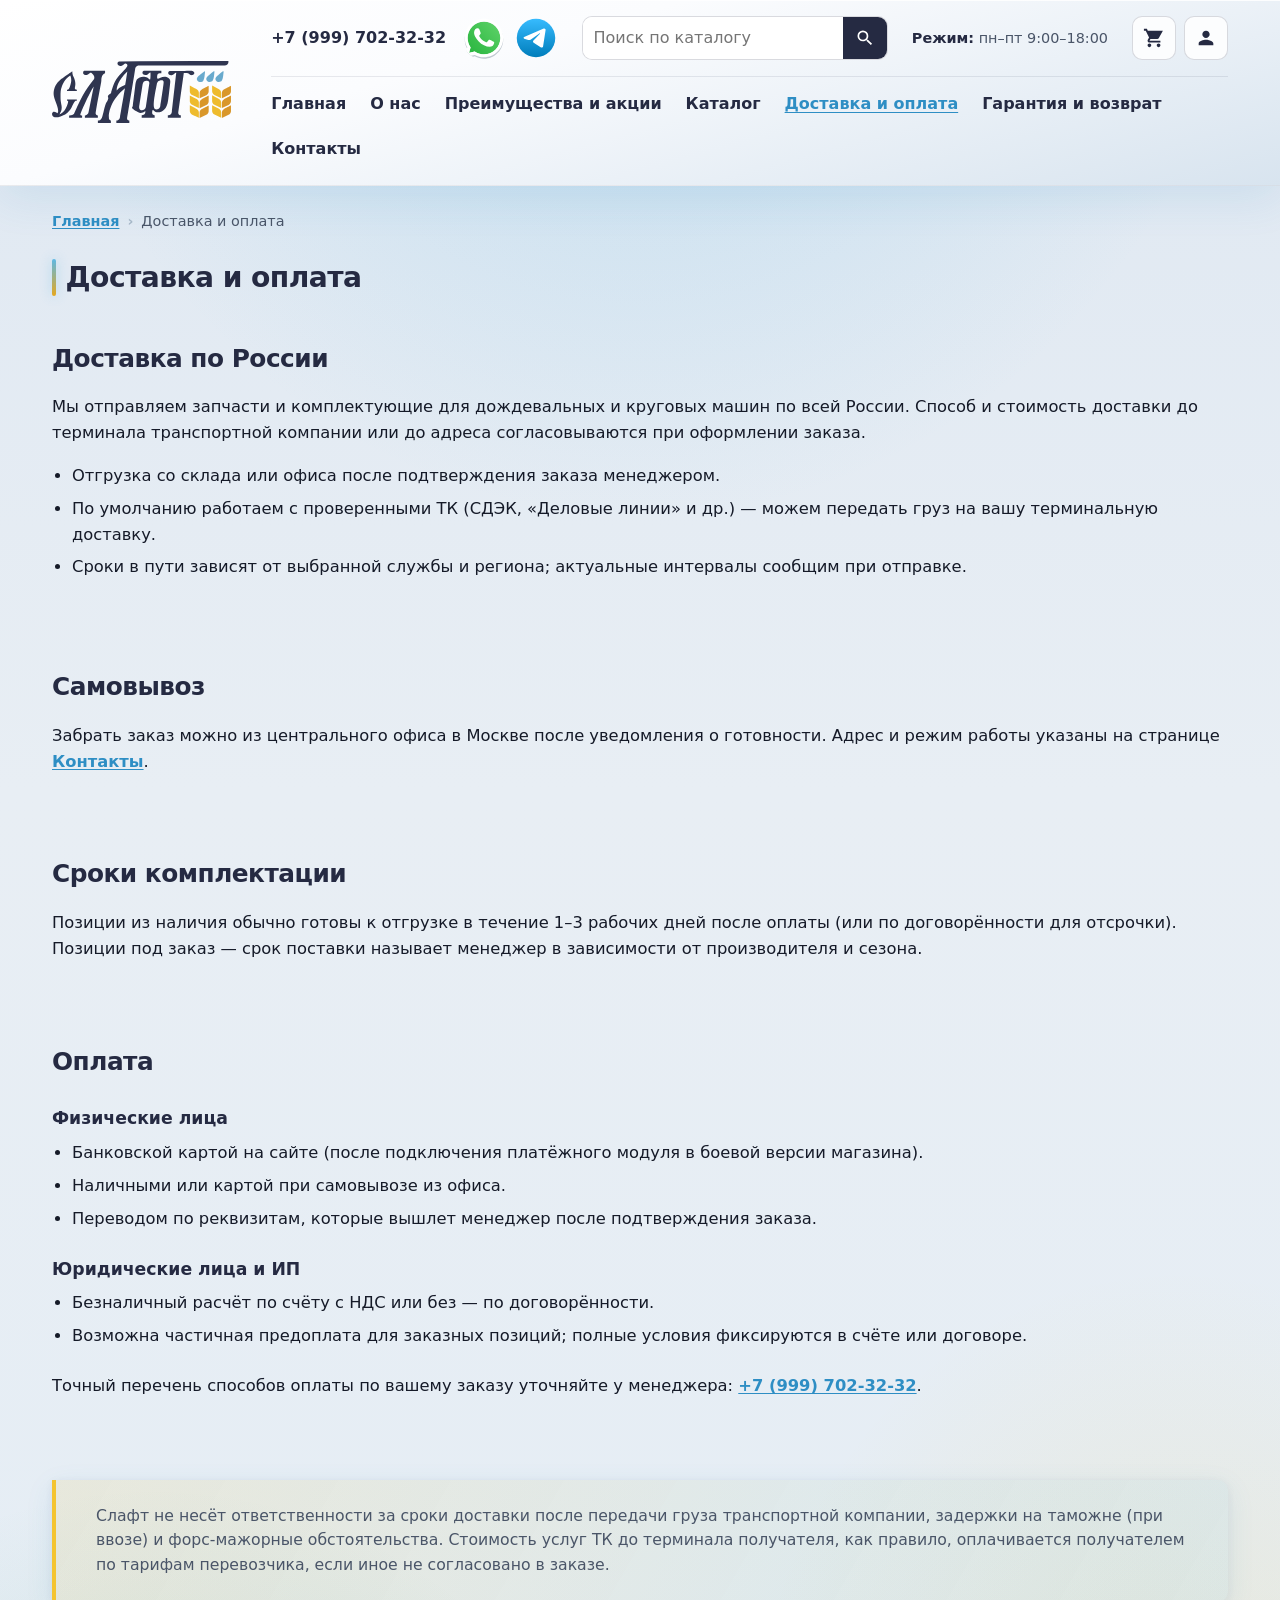
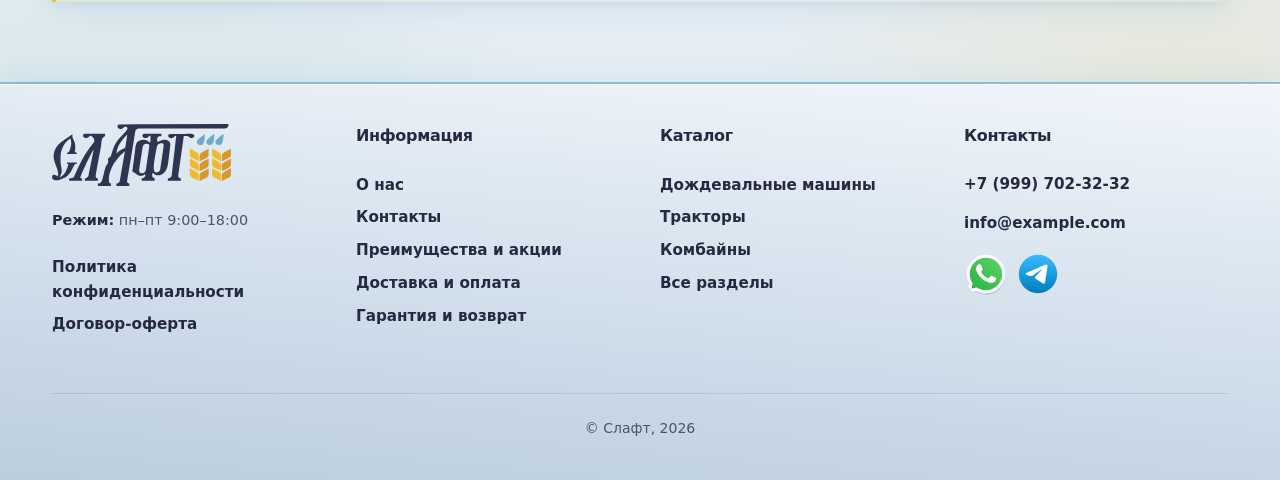
<file: delivery.html>
﻿<!DOCTYPE html>
<html class="page-delivery" lang="ru">
<head>
    <meta charset="UTF-8">
    <meta name="viewport" content="width=device-width, initial-scale=1.0">
    <meta name="description" content="Доставка и оплата — Слафт: отгрузка по России, транспортные компании, способы оплаты для физических и юридических лиц.">
    <title>Доставка и оплата — Слафт</title>
    <link rel="stylesheet" href="css/style.css">
</head>
<body class="page-main__body">
    <header class="header">
        <div class="layout header__layout">
            <div class="header__bar">
                <a class="header__logo" href="index.html">
                    <img class="header__logo-img" src="./img/logo.svg" width="180" height="62" alt="Слафт" fetchpriority="high" decoding="async">
                </a>
                <button class="header__burger" type="button" aria-expanded="false" aria-controls="header-panel" aria-label="Открыть меню">
                    <span class="header__burger-line" aria-hidden="true"></span>
                    <span class="header__burger-line" aria-hidden="true"></span>
                    <span class="header__burger-line" aria-hidden="true"></span>
                </button>
            </div>
            <div class="header__panel" id="header-panel">
                <div class="header__contacts">
                    <div class="header__phone">
                        <a class="header__phone-number" href="tel:+79997023232">+7 (999) 702-32-32</a>
                    </div>
                    <div class="header__social">
                        <a class="header__social-link" href="#" aria-label="Написать в WhatsApp">
                            <img class="header__social-icon" src="./img/whatsapp.svg" width="40" height="40" alt="" decoding="async">
                        </a>
                        <a class="header__social-link" href="#" aria-label="Написать в Telegram">
                            <img class="header__social-icon" src="./img/telegram.svg" width="40" height="40" alt="" decoding="async">
                        </a>
                    </div>
                </div>
                <form class="header__search" action="#" method="get" role="search">
                    <label class="visually-hidden" for="catalog-search-delivery">Поиск по каталогу</label>
                    <input class="header__search-input" id="catalog-search-delivery" type="search" name="q" placeholder="Поиск по каталогу" autocomplete="off">
                    <button class="header__search-btn" type="submit" aria-label="Искать">
                        <svg class="header__icon" width="20" height="20" viewBox="0 0 24 24" aria-hidden="true"><path fill="currentColor" d="M15.5 14h-.79l-.28-.27A6.471 6.471 0 0 0 16 9.5 6.5 6.5 0 1 0 9.5 16c1.61 0 3.09-.59 4.23-1.57l.27.28v.79l5 4.99L20.49 19l-4.99-5zm-6 0C7.01 14 5 11.99 5 9.5S7.01 5 9.5 5 14 7.01 14 9.5 11.99 14 9.5 14z"/></svg>
                    </button>
                </form>
                <p class="header__hours"><span class="header__hours-label">Режим:</span> пн–пт 9:00–18:00</p>
                <div class="header__actions">
                    <a class="header__action" href="#" aria-label="Корзина">
                        <svg class="header__icon" width="22" height="22" viewBox="0 0 24 24" aria-hidden="true"><path fill="currentColor" d="M7 18c-1.1 0-2 .9-2 2s.9 2 2 2 2-.9 2-2-.9-2-2-2zM1 2v2h2l3.6 7.59-1.35 2.45c-.15.28-.25.61-.25.96 0 1.1.9 2 2 2h12v-2H7.42c-.14 0-.25-.11-.25-.25l.03-.12L8.1 13h7.45c.75 0 1.41-.41 1.75-1.03L21.7 4H5.21l-.94-2H1zm16 16c-1.1 0-2 .9-2 2s.9 2 2 2 2-.9 2-2-.9-2-2-2z"/></svg>
                    </a>
                    <a class="header__action" href="#" aria-label="Личный кабинет">
                        <svg class="header__icon" width="22" height="22" viewBox="0 0 24 24" aria-hidden="true"><path fill="currentColor" d="M12 12c2.21 0 4-1.79 4-4s-1.79-4-4-4-4 1.79-4 4 1.79 4 4 4zm0 2c-2.67 0-8 1.34-8 4v2h16v-2c0-2.66-5.33-4-8-4z"/></svg>
                    </a>
                </div>
                <nav class="header__nav" aria-label="Основное меню">
                    <ul class="header__nav-list">
                        <li class="header__nav-item"><a class="header__nav-link" href="index.html">Главная</a></li>
                        <li class="header__nav-item"><a class="header__nav-link" href="about.html">О нас</a></li>
                        <li class="header__nav-item"><a class="header__nav-link" href="advantages.html">Преимущества и акции</a></li>
                        <li class="header__nav-item"><a class="header__nav-link" href="catalog.html">Каталог</a></li>
                        <li class="header__nav-item"><a class="header__nav-link header__nav-link--current" href="delivery.html">Доставка и оплата</a></li>
                        <li class="header__nav-item"><a class="header__nav-link" href="warranty.html">Гарантия и возврат</a></li>
                        <li class="header__nav-item"><a class="header__nav-link" href="contacts.html">Контакты</a></li>
                    </ul>
                </nav>
            </div>
        </div>
    </header>

    <main class="legal-page">
        <div class="legal-page__intro">
            <div class="layout">
                <nav class="catalog-breadcrumb" aria-label="Навигация по сайту">
                    <ol class="catalog-breadcrumb__list">
                        <li><a href="index.html">Главная</a></li>
                        <li aria-current="page">Доставка и оплата</li>
                    </ol>
                </nav>
                <h1 class="section__title legal-page__page-title" id="delivery-page-title">Доставка и оплата</h1>
            </div>
        </div>

        <section class="legal-page__section section" aria-labelledby="delivery-shipping-title">
            <div class="layout legal-page__prose">
                <h2 class="legal-page__h2" id="delivery-shipping-title">Доставка по России</h2>
                <p>Мы отправляем запчасти и комплектующие для дождевальных и круговых машин по всей России. Способ и стоимость доставки до терминала транспортной компании или до адреса согласовываются при оформлении заказа.</p>
                <ul class="legal-page__list">
                    <li>Отгрузка со склада или офиса после подтверждения заказа менеджером.</li>
                    <li>По умолчанию работаем с проверенными ТК (СДЭК, «Деловые линии» и др.) — можем передать груз на вашу терминальную доставку.</li>
                    <li>Сроки в пути зависят от выбранной службы и региона; актуальные интервалы сообщим при отправке.</li>
                </ul>
            </div>
        </section>

        <section class="legal-page__section section" aria-labelledby="delivery-pickup-title">
            <div class="layout legal-page__prose">
                <h2 class="legal-page__h2" id="delivery-pickup-title">Самовывоз</h2>
                <p>Забрать заказ можно из центрального офиса в Москве после уведомления о готовности. Адрес и режим работы указаны на странице <a class="legal-page__inline-link" href="contacts.html">Контакты</a>.</p>
            </div>
        </section>

        <section class="legal-page__section section" aria-labelledby="delivery-timing-title">
            <div class="layout legal-page__prose">
                <h2 class="legal-page__h2" id="delivery-timing-title">Сроки комплектации</h2>
                <p>Позиции из наличия обычно готовы к отгрузке в течение 1–3 рабочих дней после оплаты (или по договорённости для отсрочки). Позиции под заказ — срок поставки называет менеджер в зависимости от производителя и сезона.</p>
            </div>
        </section>

        <section class="legal-page__section section" aria-labelledby="delivery-payment-title">
            <div class="layout legal-page__prose">
                <h2 class="legal-page__h2" id="delivery-payment-title">Оплата</h2>
                <h3 class="legal-page__h3">Физические лица</h3>
                <ul class="legal-page__list">
                    <li>Банковской картой на сайте (после подключения платёжного модуля в боевой версии магазина).</li>
                    <li>Наличными или картой при самовывозе из офиса.</li>
                    <li>Переводом по реквизитам, которые вышлет менеджер после подтверждения заказа.</li>
                </ul>
                <h3 class="legal-page__h3">Юридические лица и ИП</h3>
                <ul class="legal-page__list">
                    <li>Безналичный расчёт по счёту с НДС или без — по договорённости.</li>
                    <li>Возможна частичная предоплата для заказных позиций; полные условия фиксируются в счёте или договоре.</li>
                </ul>
                <p>Точный перечень способов оплаты по вашему заказу уточняйте у менеджера: <a class="legal-page__inline-link" href="tel:+79997023232">+7 (999) 702-32-32</a>.</p>
            </div>
        </section>

        <section class="legal-page__section section" aria-labelledby="delivery-note-title">
            <div class="layout legal-page__prose">
                <h2 class="visually-hidden" id="delivery-note-title">Важная информация</h2>
                <blockquote class="legal-page__note">
                    <p>Слафт не несёт ответственности за сроки доставки после передачи груза транспортной компании, задержки на таможне (при ввозе) и форс-мажорные обстоятельства. Стоимость услуг ТК до терминала получателя, как правило, оплачивается получателем по тарифам перевозчика, если иное не согласовано в заказе.</p>
                </blockquote>
            </div>
        </section>
    </main>

    <footer class="footer">
        <div class="layout footer__layout">
            <div class="footer__col footer__col--brand">
                <a class="footer__logo" href="index.html">
                    <img class="footer__logo-img" src="./img/logo.svg" width="180" height="62" alt="Слафт" decoding="async" loading="lazy">
                </a>
                <p class="footer__hours"><span class="footer__hours-label">Режим:</span> пн–пт 9:00–18:00</p>
                <ul class="footer__legal">
                    <li><a class="footer__link" href="#">Политика конфиденциальности</a></li>
                    <li><a class="footer__link" href="#">Договор-оферта</a></li>
                </ul>
            </div>
            <nav class="footer__col footer__col--info" aria-labelledby="footer-info-title">
                <p class="footer__col-title" id="footer-info-title">Информация</p>
                <ul class="footer__list">
                    <li><a class="footer__link" href="about.html">О нас</a></li>
                    <li><a class="footer__link" href="contacts.html">Контакты</a></li>
                    <li><a class="footer__link" href="advantages.html">Преимущества и акции</a></li>
                    <li><a class="footer__link" href="delivery.html">Доставка и оплата</a></li>
                    <li><a class="footer__link" href="warranty.html">Гарантия и возврат</a></li>
                </ul>
            </nav>
            <nav class="footer__col footer__col--catalog" aria-labelledby="footer-catalog-title">
                <a class="footer__col-title footer__col-title--link" id="footer-catalog-title" href="catalog.html">Каталог</a>
                <ul class="footer__list">
                    <li><a class="footer__link" href="catalog-irrigation.html">Дождевальные машины</a></li>
                    <li><a class="footer__link" href="catalog-tractors.html">Тракторы</a></li>
                    <li><a class="footer__link" href="catalog-combines.html">Комбайны</a></li>
                    <li><a class="footer__link" href="catalog.html">Все разделы</a></li>
                </ul>
            </nav>
            <div class="footer__col footer__col--contacts" aria-labelledby="footer-contacts-title">
                <p class="footer__col-title" id="footer-contacts-title">Контакты</p>
                <a class="footer__link footer__link--phone" href="tel:+79997023232">+7 (999) 702-32-32</a>
                <a class="footer__link footer__link--mail" href="mailto:info@example.com">info@example.com</a>
                <div class="footer__social">
                    <a class="footer__social-link" href="#" aria-label="Написать в WhatsApp">
                        <img class="footer__social-icon" src="./img/whatsapp.svg" width="40" height="40" alt="" decoding="async">
                    </a>
                    <a class="footer__social-link" href="#" aria-label="Написать в Telegram">
                        <img class="footer__social-icon" src="./img/telegram.svg" width="40" height="40" alt="" decoding="async">
                    </a>
                </div>
            </div>
            <p class="footer__copy">© Слафт, <span id="footer-year">2026</span></p>
        </div>
    </footer>

    <script src="js/main.js" defer></script>
</body>
</html>
</file>
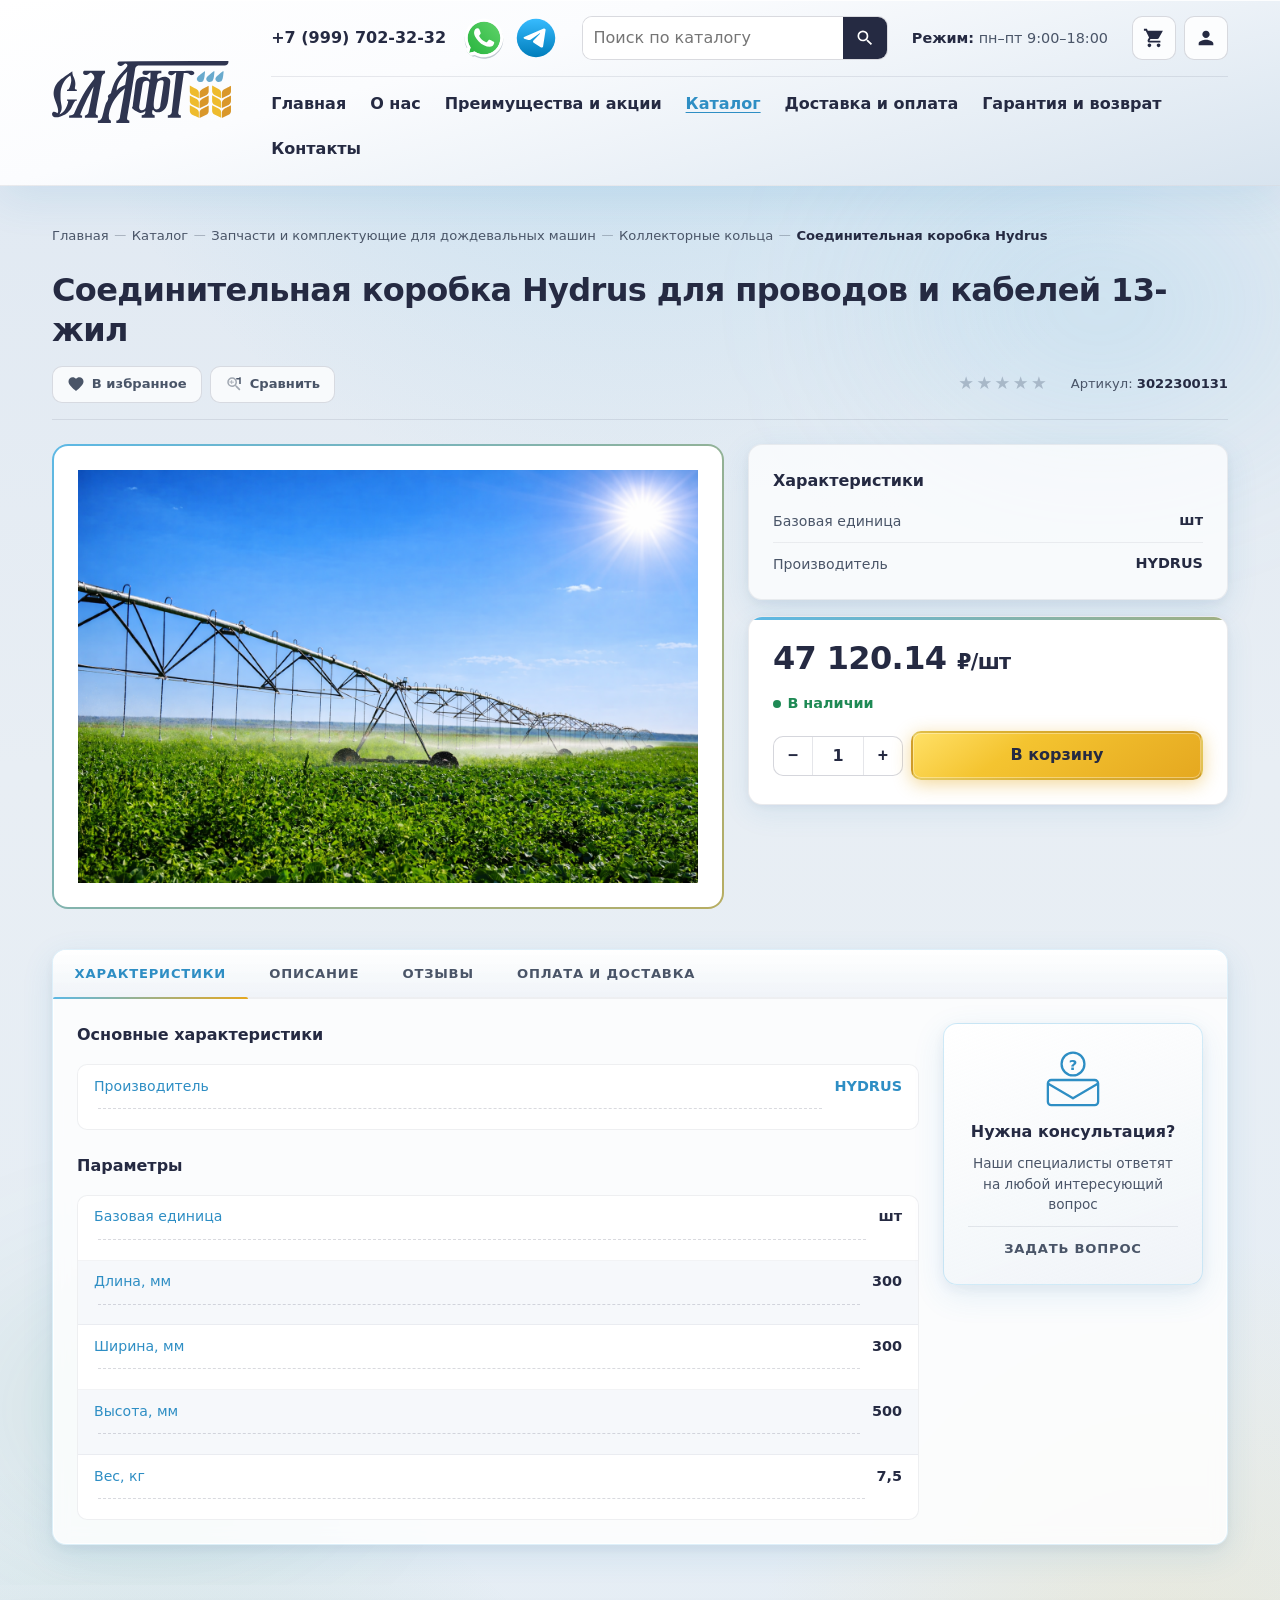
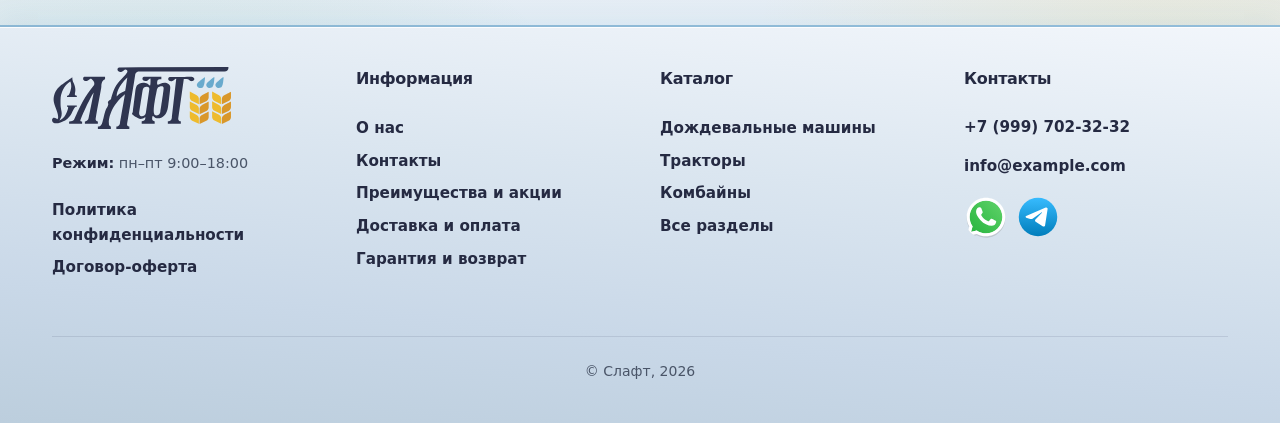
<file: product.html>
﻿<!DOCTYPE html>
<html class="page-product" lang="ru">
<head>
    <meta charset="UTF-8">
    <meta name="viewport" content="width=device-width, initial-scale=1.0">
    <meta name="description" content="Соединительная коробка Hydrus для проводов и кабелей 13-жил — запчасти для дождевальных машин. Купить в Слафт.">
    <title>Соединительная коробка Hydrus 13-жил — Слафт</title>
    <link rel="stylesheet" href="css/style.css">
</head>
<body class="page-main__body">
    <header class="header">
        <div class="layout header__layout">
            <div class="header__bar">
                <a class="header__logo" href="index.html">
                    <img class="header__logo-img" src="./img/logo.svg" width="180" height="62" alt="Слафт" fetchpriority="high" decoding="async">
                </a>
                <button class="header__burger" type="button" aria-expanded="false" aria-controls="header-panel" aria-label="Открыть меню">
                    <span class="header__burger-line" aria-hidden="true"></span>
                    <span class="header__burger-line" aria-hidden="true"></span>
                    <span class="header__burger-line" aria-hidden="true"></span>
                </button>
            </div>
            <div class="header__panel" id="header-panel">
                <div class="header__contacts">
                    <div class="header__phone">
                        <a class="header__phone-number" href="tel:+79997023232">+7 (999) 702-32-32</a>
                    </div>
                    <div class="header__social">
                        <a class="header__social-link" href="#" aria-label="Написать в WhatsApp">
                            <img class="header__social-icon" src="./img/whatsapp.svg" width="40" height="40" alt="" decoding="async">
                        </a>
                        <a class="header__social-link" href="#" aria-label="Написать в Telegram">
                            <img class="header__social-icon" src="./img/telegram.svg" width="40" height="40" alt="" decoding="async">
                        </a>
                    </div>
                </div>
                <form class="header__search" action="#" method="get" role="search">
                    <label class="visually-hidden" for="catalog-search-product">Поиск по каталогу</label>
                    <input class="header__search-input" id="catalog-search-product" type="search" name="q" placeholder="Поиск по каталогу" autocomplete="off">
                    <button class="header__search-btn" type="submit" aria-label="Искать">
                        <svg class="header__icon" width="20" height="20" viewBox="0 0 24 24" aria-hidden="true"><path fill="currentColor" d="M15.5 14h-.79l-.28-.27A6.471 6.471 0 0 0 16 9.5 6.5 6.5 0 1 0 9.5 16c1.61 0 3.09-.59 4.23-1.57l.27.28v.79l5 4.99L20.49 19l-4.99-5zm-6 0C7.01 14 5 11.99 5 9.5S7.01 5 9.5 5 14 7.01 14 9.5 11.99 14 9.5 14z"/></svg>
                    </button>
                </form>
                <p class="header__hours"><span class="header__hours-label">Режим:</span> пн–пт 9:00–18:00</p>
                <div class="header__actions">
                    <a class="header__action" href="#" aria-label="Корзина">
                        <svg class="header__icon" width="22" height="22" viewBox="0 0 24 24" aria-hidden="true"><path fill="currentColor" d="M7 18c-1.1 0-2 .9-2 2s.9 2 2 2 2-.9 2-2-.9-2-2-2zM1 2v2h2l3.6 7.59-1.35 2.45c-.15.28-.25.61-.25.96 0 1.1.9 2 2 2h12v-2H7.42c-.14 0-.25-.11-.25-.25l.03-.12L8.1 13h7.45c.75 0 1.41-.41 1.75-1.03L21.7 4H5.21l-.94-2H1zm16 16c-1.1 0-2 .9-2 2s.9 2 2 2 2-.9 2-2-.9-2-2-2z"/></svg>
                    </a>
                    <a class="header__action" href="#" aria-label="Личный кабинет">
                        <svg class="header__icon" width="22" height="22" viewBox="0 0 24 24" aria-hidden="true"><path fill="currentColor" d="M12 12c2.21 0 4-1.79 4-4s-1.79-4-4-4-4 1.79-4 4 1.79 4 4 4zm0 2c-2.67 0-8 1.34-8 4v2h16v-2c0-2.66-5.33-4-8-4z"/></svg>
                    </a>
                </div>
                <nav class="header__nav" aria-label="Основное меню">
                    <ul class="header__nav-list">
                        <li class="header__nav-item"><a class="header__nav-link" href="index.html">Главная</a></li>
                        <li class="header__nav-item"><a class="header__nav-link" href="about.html">О нас</a></li>
                        <li class="header__nav-item"><a class="header__nav-link" href="advantages.html">Преимущества и акции</a></li>
                        <li class="header__nav-item"><a class="header__nav-link header__nav-link--current" href="catalog.html">Каталог</a></li>
                        <li class="header__nav-item"><a class="header__nav-link" href="delivery.html">Доставка и оплата</a></li>
                        <li class="header__nav-item"><a class="header__nav-link" href="warranty.html">Гарантия и возврат</a></li>
                        <li class="header__nav-item"><a class="header__nav-link" href="contacts.html">Контакты</a></li>
                    </ul>
                </nav>
            </div>
        </div>
    </header>

    <main class="product-page">
        <div class="layout">

            <!-- Хлебные крошки -->
            <nav class="breadcrumb" aria-label="Навигация по разделам">
                <ol class="breadcrumb__list">
                    <li class="breadcrumb__item"><a class="breadcrumb__link" href="index.html">Главная</a></li>
                    <li class="breadcrumb__item"><a class="breadcrumb__link" href="catalog.html">Каталог</a></li>
                    <li class="breadcrumb__item"><a class="breadcrumb__link" href="catalog-irrigation.html">Запчасти и комплектующие для дождевальных машин</a></li>
                    <li class="breadcrumb__item"><a class="breadcrumb__link" href="#">Коллекторные кольца</a></li>
                    <li class="breadcrumb__item breadcrumb__item--current" aria-current="page">Соединительная коробка Hydrus для проводов и кабелей 13-жил</li>
                </ol>
            </nav>

            <!-- Заголовок товара -->
            <h1 class="product-page__title">Соединительная коробка Hydrus для проводов и кабелей 13-жил</h1>

            <!-- Строка действий -->
            <div class="product-actions">
                <div class="product-actions__left">
                    <button class="product-actions__btn" type="button" aria-pressed="false">
                        <svg width="18" height="18" viewBox="0 0 24 24" aria-hidden="true"><path fill="currentColor" d="M12 21.35l-1.45-1.32C5.4 15.36 2 12.28 2 8.5 2 5.42 4.42 3 7.5 3c1.74 0 3.41.81 4.5 2.09C13.09 3.81 14.76 3 16.5 3 19.58 3 22 5.42 22 8.5c0 3.78-3.4 6.86-8.55 11.54L12 21.35z"/></svg>
                        В избранное
                    </button>
                    <button class="product-actions__btn" type="button">
                        <svg width="18" height="18" viewBox="0 0 24 24" aria-hidden="true"><path fill="currentColor" d="M9.5 3A6.5 6.5 0 0 1 16 9.5c0 1.61-.59 3.09-1.56 4.23l.27.27h.79l5 5-1.5 1.5-5-5v-.79l-.27-.27A6.516 6.516 0 0 1 9.5 16 6.5 6.5 0 0 1 3 9.5 6.5 6.5 0 0 1 9.5 3m0 2C7 5 5 7 5 9.5S7 14 9.5 14 14 12 14 9.5 12 5 9.5 5m0 2v2H12v1H9.5v2H8.5v-2H6V8.5h2.5V6.5h1z" opacity=".5"/><path fill="currentColor" d="M21 3v9h-2V6h-4V4h4V3h2z"/></svg>
                        Сравнить
                    </button>
                </div>
                <div class="product-actions__right">
                    <div class="product-rating" aria-label="Рейтинг товара: нет оценок">
                        <span class="product-rating__star product-rating__star--empty" aria-hidden="true">★</span>
                        <span class="product-rating__star product-rating__star--empty" aria-hidden="true">★</span>
                        <span class="product-rating__star product-rating__star--empty" aria-hidden="true">★</span>
                        <span class="product-rating__star product-rating__star--empty" aria-hidden="true">★</span>
                        <span class="product-rating__star product-rating__star--empty" aria-hidden="true">★</span>
                    </div>
                    <p class="product-actions__article">Артикул: <strong>3022300131</strong></p>
                </div>
            </div>

            <hr class="product-page__divider">

            <!-- Основной блок товара -->
            <div class="product-body">

                <!-- Галерея -->
                <div class="product-gallery">
                    <div class="product-gallery__frame">
                        <div class="product-gallery__main">
                            <img class="product-gallery__img" src="./img/new-main-hero-bg.png" width="480" height="480" alt="Соединительная коробка Hydrus для проводов и кабелей 13-жил" fetchpriority="high" decoding="async">
                        </div>
                    </div>
                </div>

                <!-- Правая панель: характеристики + покупка -->
                <aside class="product-aside" aria-label="Информация и покупка">

                    <!-- Краткие характеристики -->
                    <div class="product-brief">
                        <h2 class="product-brief__title">Характеристики</h2>
                        <dl class="product-brief__list">
                            <div class="product-brief__row">
                                <dt class="product-brief__term">Базовая единица</dt>
                                <dd class="product-brief__value">шт</dd>
                            </div>
                            <div class="product-brief__row">
                                <dt class="product-brief__term">Производитель</dt>
                                <dd class="product-brief__value">HYDRUS</dd>
                            </div>
                        </dl>
                    </div>

                    <!-- Блок покупки -->
                    <div class="product-purchase">
                        <p class="product-purchase__price">47&nbsp;120.14&nbsp;<span class="product-purchase__currency">₽/шт</span></p>
                        <p class="product-purchase__availability product-purchase__availability--in-stock">
                            <span class="product-purchase__dot" aria-hidden="true"></span>
                            В наличии
                        </p>
                        <div class="product-purchase__controls">
                            <div class="product-qty" role="group" aria-label="Количество">
                                <button class="product-qty__btn" type="button" aria-label="Уменьшить количество">−</button>
                                <input class="product-qty__input" type="number" value="1" min="1" aria-label="Количество товара">
                                <button class="product-qty__btn" type="button" aria-label="Увеличить количество">+</button>
                            </div>
                            <button class="button button--primary product-purchase__cart-btn" type="button">В корзину</button>
                        </div>
                    </div>

                </aside>

            </div>

            <!-- Вкладки -->
            <div class="product-tabs" id="product-tabs">
                <div class="product-tabs__nav" role="tablist" aria-label="Разделы товара">
                    <button class="product-tabs__tab product-tabs__tab--active" role="tab" aria-selected="true" aria-controls="tab-specs" id="btn-specs">Характеристики</button>
                    <button class="product-tabs__tab" role="tab" aria-selected="false" aria-controls="tab-desc" id="btn-desc" tabindex="-1">Описание</button>
                    <button class="product-tabs__tab" role="tab" aria-selected="false" aria-controls="tab-reviews" id="btn-reviews" tabindex="-1">Отзывы</button>
                    <button class="product-tabs__tab" role="tab" aria-selected="false" aria-controls="tab-delivery" id="btn-delivery" tabindex="-1">Оплата и доставка</button>
                </div>

                <div class="product-tabs__body">

                    <!-- Вкладка: Характеристики -->
                    <div class="product-tabs__panel" id="tab-specs" role="tabpanel" aria-labelledby="btn-specs">
                        <div class="product-tabs__inner">
                            <div class="product-specs">
                                <section class="product-specs__group" aria-labelledby="specs-main-title">
                                    <h3 class="product-specs__group-title" id="specs-main-title">Основные характеристики</h3>
                                    <dl class="product-specs__table">
                                        <div class="product-specs__row">
                                            <dt class="product-specs__term">Производитель</dt>
                                            <dd class="product-specs__value product-specs__value--accent">HYDRUS</dd>
                                        </div>
                                    </dl>
                                </section>
                                <section class="product-specs__group" aria-labelledby="specs-params-title">
                                    <h3 class="product-specs__group-title" id="specs-params-title">Параметры</h3>
                                    <dl class="product-specs__table">
                                        <div class="product-specs__row">
                                            <dt class="product-specs__term">Базовая единица</dt>
                                            <dd class="product-specs__value">шт</dd>
                                        </div>
                                        <div class="product-specs__row">
                                            <dt class="product-specs__term">Длина, мм</dt>
                                            <dd class="product-specs__value">300</dd>
                                        </div>
                                        <div class="product-specs__row">
                                            <dt class="product-specs__term">Ширина, мм</dt>
                                            <dd class="product-specs__value">300</dd>
                                        </div>
                                        <div class="product-specs__row">
                                            <dt class="product-specs__term">Высота, мм</dt>
                                            <dd class="product-specs__value">500</dd>
                                        </div>
                                        <div class="product-specs__row">
                                            <dt class="product-specs__term">Вес, кг</dt>
                                            <dd class="product-specs__value">7,5</dd>
                                        </div>
                                    </dl>
                                </section>
                            </div>
                            <aside class="product-consult" aria-label="Консультация">
                                <svg class="product-consult__icon" width="64" height="64" viewBox="0 0 56 56" fill="none" aria-hidden="true">
                                    <circle cx="28" cy="14" r="10" stroke="var(--color-sky-deep)" stroke-width="2"/>
                                    <text x="28" y="19" font-size="13" font-weight="700" fill="var(--color-sky-deep)" text-anchor="middle" font-family="system-ui,sans-serif">?</text>
                                    <rect x="6" y="28" width="44" height="22" rx="3" stroke="var(--color-sky-deep)" stroke-width="2"/>
                                    <path d="M6 31l22 13 22-13" stroke="var(--color-sky-deep)" stroke-width="2" stroke-linejoin="round"/>
                                </svg>
                                <p class="product-consult__title">Нужна консультация?</p>
                                <p class="product-consult__text">Наши специалисты ответят на любой интересующий вопрос</p>
                                <hr class="product-consult__divider">
                                <button class="product-consult__link" type="button" data-product-question-open>Задать вопрос</button>
                            </aside>
                        </div>
                    </div>

                    <!-- Вкладка: Описание -->
                    <div class="product-tabs__panel product-tabs__panel--hidden" id="tab-desc" role="tabpanel" aria-labelledby="btn-desc">
                        <div class="product-tabs__inner">
                            <div class="product-description">
                                <p><strong>Соединительная коробка Hydrus для проводов и кабелей 13-жил</strong> предназначена для обеспечения надёжного подключения проводов в системах дождевания. Это идеальное решение для использования в агропромышленности, где важны стабильность, долговечность и защита оборудования от внешних воздействий.</p>

                                <h3>Преимущества и особенности:</h3>
                                <ul class="product-description__list">
                                    <li><strong>Поддержка до 13 жил:</strong> подходит для сложных систем управления и позволяет подключать многожильные кабели.</li>
                                    <li><strong>Герметичная конструкция:</strong> обеспечивает защиту соединений от пыли, влаги и механических повреждений.</li>
                                    <li><strong>Прочность и долговечность:</strong> выполнена из материалов, устойчивых к коррозии и ультрафиолетовому излучению.</li>
                                    <li><strong>Совместимость:</strong> легко интегрируется в дождевальные системы различных производителей.</li>
                                    <li><strong>Удобство установки:</strong> эргономичный дизайн упрощает монтаж и последующее обслуживание.</li>
                                </ul>

                                <p><strong>Соединительная коробка Hydrus для проводов и кабелей 13-жил</strong> гарантирует надёжное и безопасное подключение в системах орошения, даже в самых сложных условиях эксплуатации.</p>
                            </div>
                            <aside class="product-consult" aria-label="Консультация">
                                <svg class="product-consult__icon" width="64" height="64" viewBox="0 0 56 56" fill="none" aria-hidden="true">
                                    <circle cx="28" cy="14" r="10" stroke="var(--color-sky-deep)" stroke-width="2"/>
                                    <text x="28" y="19" font-size="13" font-weight="700" fill="var(--color-sky-deep)" text-anchor="middle" font-family="system-ui,sans-serif">?</text>
                                    <rect x="6" y="28" width="44" height="22" rx="3" stroke="var(--color-sky-deep)" stroke-width="2"/>
                                    <path d="M6 31l22 13 22-13" stroke="var(--color-sky-deep)" stroke-width="2" stroke-linejoin="round"/>
                                </svg>
                                <p class="product-consult__title">Нужна консультация?</p>
                                <p class="product-consult__text">Наши специалисты ответят на любой интересующий вопрос</p>
                                <hr class="product-consult__divider">
                                <button class="product-consult__link" type="button" data-product-question-open>Задать вопрос</button>
                            </aside>
                        </div>
                    </div>

                    <!-- Вкладка: Отзывы -->
                    <div class="product-tabs__panel product-tabs__panel--hidden" id="tab-reviews" role="tabpanel" aria-labelledby="btn-reviews">
                        <div class="product-tabs__inner">
                            <div class="product-reviews">
                                <div class="product-reviews__header">
                                    <h3 class="product-reviews__title">Отзывы</h3>
                                    <div class="product-reviews__meta">
                                        <div class="product-rating product-rating--sm" aria-label="Нет оценок">
                                            <span class="product-rating__star product-rating__star--empty" aria-hidden="true">★</span>
                                            <span class="product-rating__star product-rating__star--empty" aria-hidden="true">★</span>
                                            <span class="product-rating__star product-rating__star--empty" aria-hidden="true">★</span>
                                            <span class="product-rating__star product-rating__star--empty" aria-hidden="true">★</span>
                                            <span class="product-rating__star product-rating__star--empty" aria-hidden="true">★</span>
                                            <span class="product-reviews__rating-label">Нет оценок</span>
                                        </div>
                                        <button class="button button--primary product-reviews__add-btn" type="button">Оставить отзыв</button>
                                    </div>
                                </div>
                                <div class="product-reviews__empty">
                                    <p>Помогите другим пользователям с выбором — будьте первым, кто поделится своим мнением об этом товаре</p>
                                </div>
                            </div>
                            <aside class="product-consult" aria-label="Консультация">
                                <svg class="product-consult__icon" width="64" height="64" viewBox="0 0 56 56" fill="none" aria-hidden="true">
                                    <circle cx="28" cy="14" r="10" stroke="var(--color-sky-deep)" stroke-width="2"/>
                                    <text x="28" y="19" font-size="13" font-weight="700" fill="var(--color-sky-deep)" text-anchor="middle" font-family="system-ui,sans-serif">?</text>
                                    <rect x="6" y="28" width="44" height="22" rx="3" stroke="var(--color-sky-deep)" stroke-width="2"/>
                                    <path d="M6 31l22 13 22-13" stroke="var(--color-sky-deep)" stroke-width="2" stroke-linejoin="round"/>
                                </svg>
                                <p class="product-consult__title">Нужна консультация?</p>
                                <p class="product-consult__text">Наши специалисты ответят на любой интересующий вопрос</p>
                                <hr class="product-consult__divider">
                                <button class="product-consult__link" type="button" data-product-question-open>Задать вопрос</button>
                            </aside>
                        </div>
                    </div>

                    <!-- Вкладка: Оплата и доставка -->
                    <div class="product-tabs__panel product-tabs__panel--hidden" id="tab-delivery" role="tabpanel" aria-labelledby="btn-delivery">
                        <div class="product-tabs__inner">
                            <div class="product-delivery">
                                <h3 class="product-delivery__title">Доставка и оплата</h3>

                                <h4 class="product-delivery__subtitle">Оплата</h4>
                                <p>Оплата товаров осуществляется по счёту на основании заключённого договора. Работаем исключительно с юридическими лицами.</p>
                                <p>Для клиентов доступна возможность приобретения оборудования в лизинг. Наша компания аккредитована в АО «Росагролизинг», что позволяет организовать финансирование на выгодных условиях в рамках государственной поддержки отрасли.</p>

                                <h4 class="product-delivery__subtitle">Доставка</h4>
                                <p>Доставка до транспортной компании осуществляется бесплатно. Отправка производится через транспортную компанию «Деловые линии» до пункта выдачи заказов (ПВЗ) или до адреса производства в пределах России и стран СНГ.</p>
                                <p>Все логистические процессы организованы с соблюдением сроков и требований к сохранности груза.</p>
                            </div>
                            <aside class="product-consult" aria-label="Консультация">
                                <svg class="product-consult__icon" width="64" height="64" viewBox="0 0 56 56" fill="none" aria-hidden="true">
                                    <circle cx="28" cy="14" r="10" stroke="var(--color-sky-deep)" stroke-width="2"/>
                                    <text x="28" y="19" font-size="13" font-weight="700" fill="var(--color-sky-deep)" text-anchor="middle" font-family="system-ui,sans-serif">?</text>
                                    <rect x="6" y="28" width="44" height="22" rx="3" stroke="var(--color-sky-deep)" stroke-width="2"/>
                                    <path d="M6 31l22 13 22-13" stroke="var(--color-sky-deep)" stroke-width="2" stroke-linejoin="round"/>
                                </svg>
                                <p class="product-consult__title">Нужна консультация?</p>
                                <p class="product-consult__text">Наши специалисты ответят на любой интересующий вопрос</p>
                                <hr class="product-consult__divider">
                                <button class="product-consult__link" type="button" data-product-question-open>Задать вопрос</button>
                            </aside>
                        </div>
                    </div>

                </div>
            </div>

        </div>

        <!-- Декоративные пятна фона -->
        <div class="product-page__glow product-page__glow--1" aria-hidden="true"></div>
        <div class="product-page__glow product-page__glow--2" aria-hidden="true"></div>
    </main>

    <!-- Модалка «Задать вопрос» -->
    <div class="question-modal" id="product-question-modal" role="dialog" aria-modal="true" aria-labelledby="product-question-modal-title" hidden>
        <button type="button" class="question-modal__backdrop" data-product-question-close tabindex="-1" aria-label="Закрыть окно"></button>
        <div class="question-modal__dialog">
            <div class="question-modal__glow">
                <div class="question-modal__inner">
                    <div class="question-modal__head">
                        <h2 class="question-modal__title" id="product-question-modal-title">Задать вопрос</h2>
                        <button type="button" class="question-modal__close" data-product-question-close aria-label="Закрыть">
                            <svg class="question-modal__close-icon" width="22" height="22" viewBox="0 0 24 24" aria-hidden="true"><path fill="currentColor" d="M19 6.41L17.59 5 12 10.59 6.41 5 5 6.41 10.59 12 5 17.59 6.41 19 12 13.41 17.59 19 19 17.59 13.41 12 19 6.41z"/></svg>
                        </button>
                    </div>
                    <form class="question-modal__form" id="product-question-form" action="#" method="post">
                        <div class="question-modal__field">
                            <label class="question-modal__label" for="product-q-name">Ваше имя <span class="question-modal__req" aria-hidden="true">*</span></label>
                            <input class="question-modal__input" id="product-q-name" name="name" type="text" autocomplete="name" required>
                        </div>
                        <div class="question-modal__field">
                            <label class="question-modal__label" for="product-q-phone">Телефон <span class="question-modal__req" aria-hidden="true">*</span></label>
                            <input class="question-modal__input" id="product-q-phone" name="phone" type="tel" autocomplete="tel" required>
                        </div>
                        <div class="question-modal__field">
                            <label class="question-modal__label" for="product-q-email">E-mail</label>
                            <input class="question-modal__input" id="product-q-email" name="email" type="email" autocomplete="email" placeholder="mail@domen.com">
                        </div>
                        <div class="question-modal__field">
                            <label class="question-modal__label" for="product-q-message">Вопрос <span class="question-modal__req" aria-hidden="true">*</span></label>
                            <textarea class="question-modal__textarea" id="product-q-message" name="question" rows="5" required></textarea>
                        </div>
                        <div class="question-modal__actions">
                            <button type="submit" class="button question-modal__submit">Отправить</button>
                            <p class="question-modal__legend"><span class="question-modal__req" aria-hidden="true">*</span> – обязательные поля</p>
                        </div>
                    </form>
                </div>
            </div>
        </div>
    </div>

    <footer class="footer">
        <div class="layout footer__layout">
            <div class="footer__col footer__col--brand">
                <a class="footer__logo" href="index.html">
                    <img class="footer__logo-img" src="./img/logo.svg" width="180" height="62" alt="Слафт" decoding="async" loading="lazy">
                </a>
                <p class="footer__hours"><span class="footer__hours-label">Режим:</span> пн–пт 9:00–18:00</p>
                <ul class="footer__legal">
                    <li><a class="footer__link" href="#">Политика конфиденциальности</a></li>
                    <li><a class="footer__link" href="#">Договор-оферта</a></li>
                </ul>
            </div>
            <nav class="footer__col footer__col--info" aria-labelledby="footer-info-title">
                <p class="footer__col-title" id="footer-info-title">Информация</p>
                <ul class="footer__list">
                    <li><a class="footer__link" href="about.html">О нас</a></li>
                    <li><a class="footer__link" href="contacts.html">Контакты</a></li>
                    <li><a class="footer__link" href="advantages.html">Преимущества и акции</a></li>
                    <li><a class="footer__link" href="delivery.html">Доставка и оплата</a></li>
                    <li><a class="footer__link" href="warranty.html">Гарантия и возврат</a></li>
                </ul>
            </nav>
            <nav class="footer__col footer__col--catalog" aria-labelledby="footer-catalog-title">
                <a class="footer__col-title footer__col-title--link" id="footer-catalog-title" href="catalog.html">Каталог</a>
                <ul class="footer__list">
                    <li><a class="footer__link" href="catalog-irrigation.html">Дождевальные машины</a></li>
                    <li><a class="footer__link" href="catalog-tractors.html">Тракторы</a></li>
                    <li><a class="footer__link" href="catalog-combines.html">Комбайны</a></li>
                    <li><a class="footer__link" href="catalog.html">Все разделы</a></li>
                </ul>
            </nav>
            <div class="footer__col footer__col--contacts" aria-labelledby="footer-contacts-title">
                <p class="footer__col-title" id="footer-contacts-title">Контакты</p>
                <a class="footer__link footer__link--phone" href="tel:+79997023232">+7 (999) 702-32-32</a>
                <a class="footer__link footer__link--mail" href="mailto:info@example.com">info@example.com</a>
                <div class="footer__social">
                    <a class="footer__social-link" href="#" aria-label="Написать в WhatsApp">
                        <img class="footer__social-icon" src="./img/whatsapp.svg" width="40" height="40" alt="" decoding="async">
                    </a>
                    <a class="footer__social-link" href="#" aria-label="Написать в Telegram">
                        <img class="footer__social-icon" src="./img/telegram.svg" width="40" height="40" alt="" decoding="async">
                    </a>
                </div>
            </div>
            <p class="footer__copy">© Слафт, <span id="footer-year">2026</span></p>
        </div>
    </footer>

    <script src="js/main.js" defer></script>
    <script src="js/product.js" defer></script>
</body>
</html>
</file>
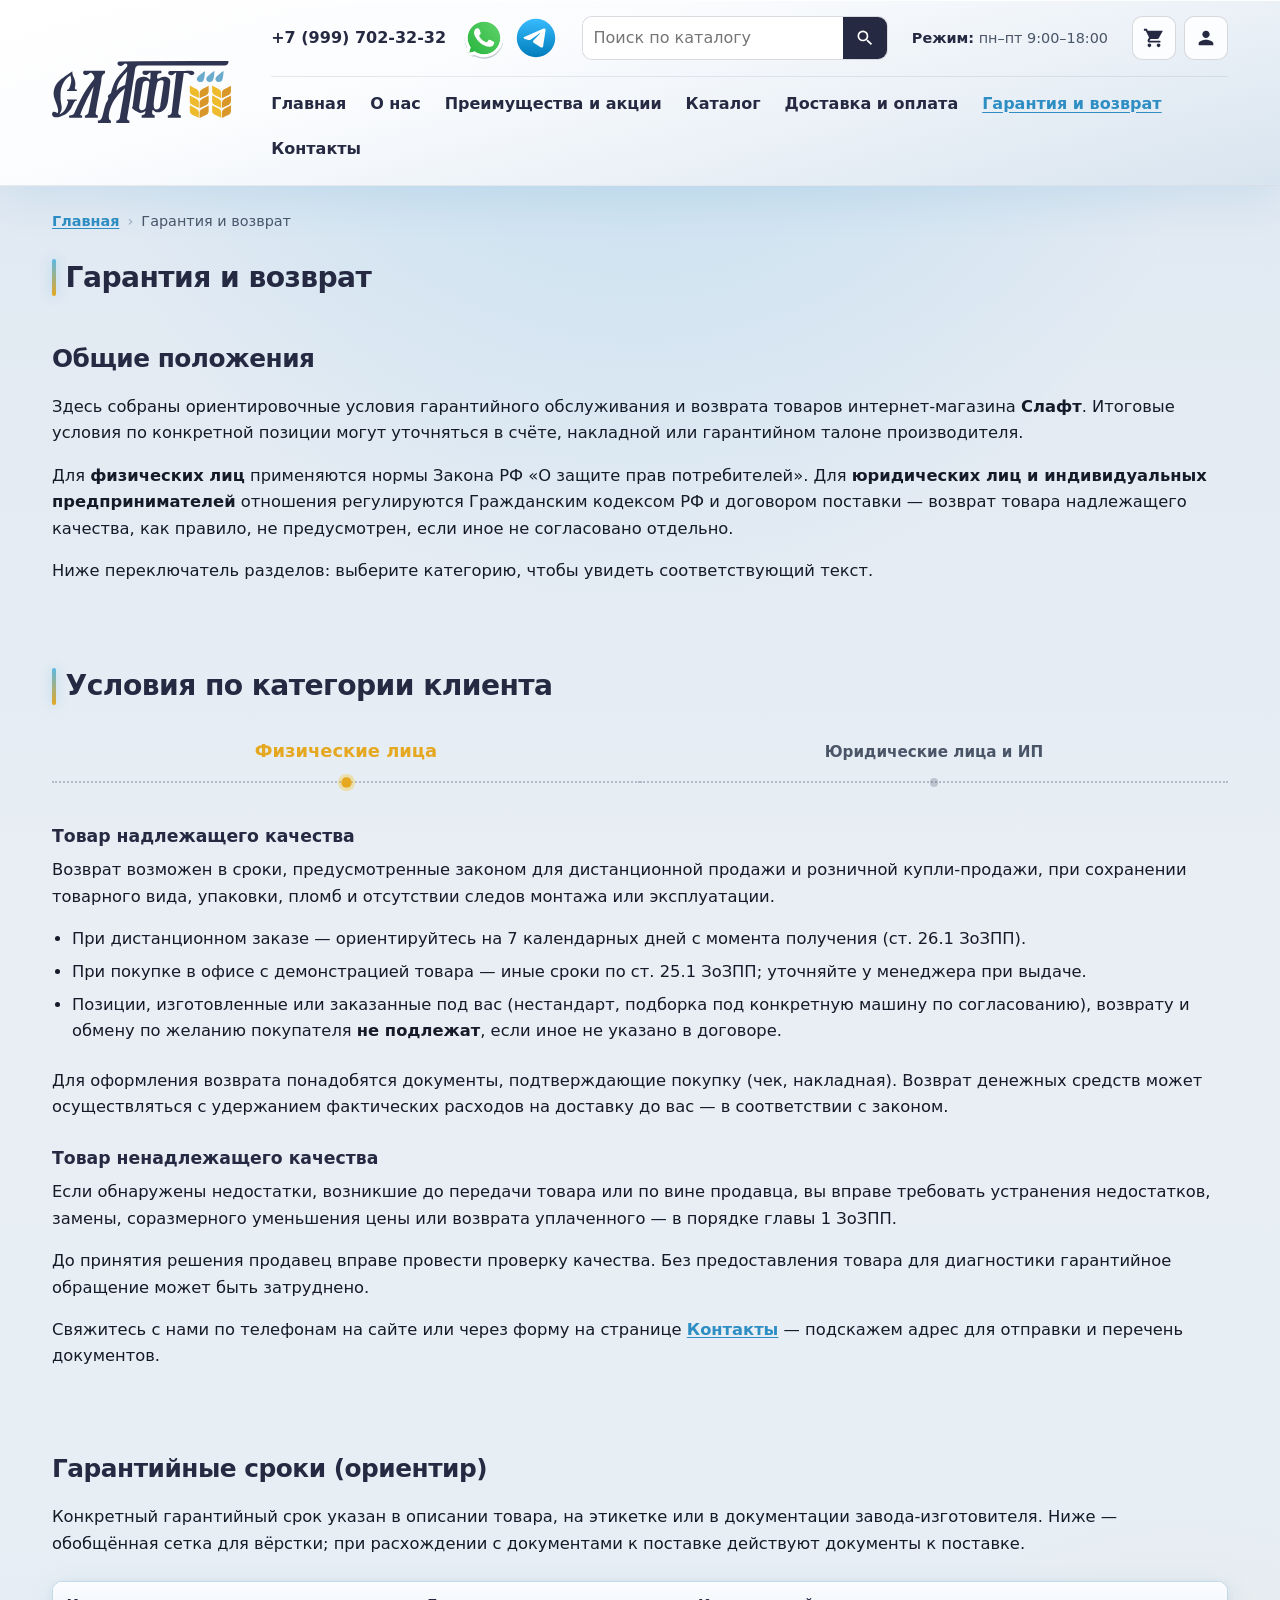
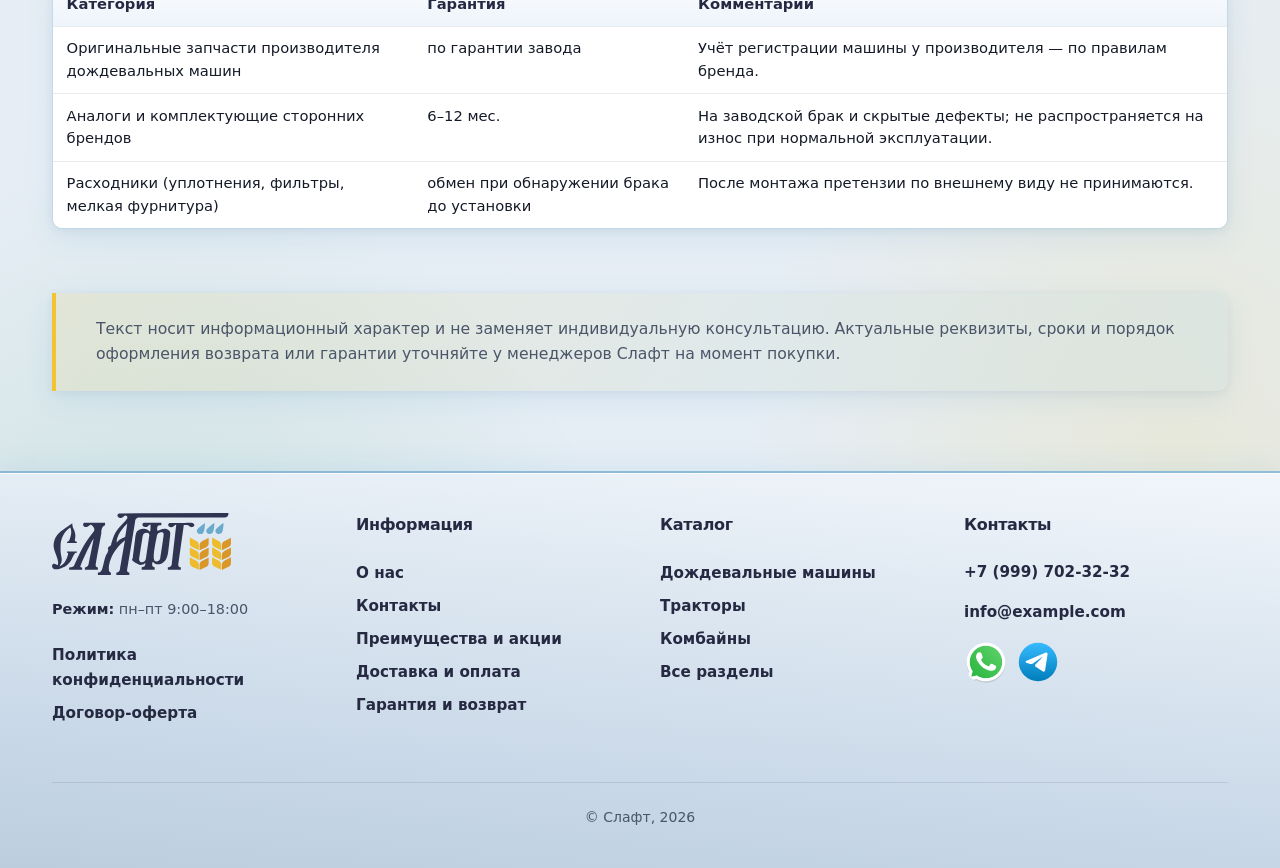
<file: warranty.html>
﻿<!DOCTYPE html>
<html class="page-warranty" lang="ru">
<head>
    <meta charset="UTF-8">
    <meta name="viewport" content="width=device-width, initial-scale=1.0">
    <meta name="description" content="Гарантия и возврат — Слафт: условия для физических лиц и организаций, гарантийное обслуживание запчастей.">
    <title>Гарантия и возврат — Слафт</title>
    <link rel="stylesheet" href="css/style.css">
</head>
<body class="page-main__body">
    <header class="header">
        <div class="layout header__layout">
            <div class="header__bar">
                <a class="header__logo" href="index.html">
                    <img class="header__logo-img" src="./img/logo.svg" width="180" height="62" alt="Слафт" fetchpriority="high" decoding="async">
                </a>
                <button class="header__burger" type="button" aria-expanded="false" aria-controls="header-panel" aria-label="Открыть меню">
                    <span class="header__burger-line" aria-hidden="true"></span>
                    <span class="header__burger-line" aria-hidden="true"></span>
                    <span class="header__burger-line" aria-hidden="true"></span>
                </button>
            </div>
            <div class="header__panel" id="header-panel">
                <div class="header__contacts">
                    <div class="header__phone">
                        <a class="header__phone-number" href="tel:+79997023232">+7 (999) 702-32-32</a>
                    </div>
                    <div class="header__social">
                        <a class="header__social-link" href="#" aria-label="Написать в WhatsApp">
                            <img class="header__social-icon" src="./img/whatsapp.svg" width="40" height="40" alt="" decoding="async">
                        </a>
                        <a class="header__social-link" href="#" aria-label="Написать в Telegram">
                            <img class="header__social-icon" src="./img/telegram.svg" width="40" height="40" alt="" decoding="async">
                        </a>
                    </div>
                </div>
                <form class="header__search" action="#" method="get" role="search">
                    <label class="visually-hidden" for="catalog-search-warranty">Поиск по каталогу</label>
                    <input class="header__search-input" id="catalog-search-warranty" type="search" name="q" placeholder="Поиск по каталогу" autocomplete="off">
                    <button class="header__search-btn" type="submit" aria-label="Искать">
                        <svg class="header__icon" width="20" height="20" viewBox="0 0 24 24" aria-hidden="true"><path fill="currentColor" d="M15.5 14h-.79l-.28-.27A6.471 6.471 0 0 0 16 9.5 6.5 6.5 0 1 0 9.5 16c1.61 0 3.09-.59 4.23-1.57l.27.28v.79l5 4.99L20.49 19l-4.99-5zm-6 0C7.01 14 5 11.99 5 9.5S7.01 5 9.5 5 14 7.01 14 9.5 11.99 14 9.5 14z"/></svg>
                    </button>
                </form>
                <p class="header__hours"><span class="header__hours-label">Режим:</span> пн–пт 9:00–18:00</p>
                <div class="header__actions">
                    <a class="header__action" href="#" aria-label="Корзина">
                        <svg class="header__icon" width="22" height="22" viewBox="0 0 24 24" aria-hidden="true"><path fill="currentColor" d="M7 18c-1.1 0-2 .9-2 2s.9 2 2 2 2-.9 2-2-.9-2-2-2zM1 2v2h2l3.6 7.59-1.35 2.45c-.15.28-.25.61-.25.96 0 1.1.9 2 2 2h12v-2H7.42c-.14 0-.25-.11-.25-.25l.03-.12L8.1 13h7.45c.75 0 1.41-.41 1.75-1.03L21.7 4H5.21l-.94-2H1zm16 16c-1.1 0-2 .9-2 2s.9 2 2 2 2-.9 2-2-.9-2-2-2z"/></svg>
                    </a>
                    <a class="header__action" href="#" aria-label="Личный кабинет">
                        <svg class="header__icon" width="22" height="22" viewBox="0 0 24 24" aria-hidden="true"><path fill="currentColor" d="M12 12c2.21 0 4-1.79 4-4s-1.79-4-4-4-4 1.79-4 4 1.79 4 4 4zm0 2c-2.67 0-8 1.34-8 4v2h16v-2c0-2.66-5.33-4-8-4z"/></svg>
                    </a>
                </div>
                <nav class="header__nav" aria-label="Основное меню">
                    <ul class="header__nav-list">
                        <li class="header__nav-item"><a class="header__nav-link" href="index.html">Главная</a></li>
                        <li class="header__nav-item"><a class="header__nav-link" href="about.html">О нас</a></li>
                        <li class="header__nav-item"><a class="header__nav-link" href="advantages.html">Преимущества и акции</a></li>
                        <li class="header__nav-item"><a class="header__nav-link" href="catalog.html">Каталог</a></li>
                        <li class="header__nav-item"><a class="header__nav-link" href="delivery.html">Доставка и оплата</a></li>
                        <li class="header__nav-item"><a class="header__nav-link header__nav-link--current" href="warranty.html">Гарантия и возврат</a></li>
                        <li class="header__nav-item"><a class="header__nav-link" href="contacts.html">Контакты</a></li>
                    </ul>
                </nav>
            </div>
        </div>
    </header>

    <main class="legal-page">
        <div class="legal-page__intro">
            <div class="layout">
                <nav class="catalog-breadcrumb" aria-label="Навигация по сайту">
                    <ol class="catalog-breadcrumb__list">
                        <li><a href="index.html">Главная</a></li>
                        <li aria-current="page">Гарантия и возврат</li>
                    </ol>
                </nav>
                <h1 class="section__title legal-page__page-title" id="warranty-page-title">Гарантия и возврат</h1>
            </div>
        </div>

        <section class="legal-page__section section" aria-labelledby="warranty-general-title">
            <div class="layout legal-page__prose">
                <h2 class="legal-page__h2" id="warranty-general-title">Общие положения</h2>
                <p>Здесь собраны ориентировочные условия гарантийного обслуживания и возврата товаров интернет-магазина <strong>Слафт</strong>. Итоговые условия по конкретной позиции могут уточняться в счёте, накладной или гарантийном талоне производителя.</p>
                <p>Для <strong>физических лиц</strong> применяются нормы Закона РФ «О защите прав потребителей». Для <strong>юридических лиц и индивидуальных предпринимателей</strong> отношения регулируются Гражданским кодексом РФ и договором поставки — возврат товара надлежащего качества, как правило, не предусмотрен, если иное не согласовано отдельно.</p>
                <p>Ниже переключатель разделов: выберите категорию, чтобы увидеть соответствующий текст.</p>
            </div>
        </section>

        <section class="legal-page__section section" aria-labelledby="warranty-audience-heading">
            <div class="layout">
                <h2 class="section__title" id="warranty-audience-heading">Условия по категории клиента</h2>
                <div class="about-history legal-page__audience-tabs" data-audience-tabs>
                    <div class="about-history__rail-viewport">
                        <div class="about-history__rail" role="tablist" aria-label="Категория клиента">
                            <button type="button" class="about-history__tab about-history__tab--active" role="tab" aria-selected="true" tabindex="0" id="warranty-aud-tab-0" aria-controls="warranty-aud-panel-0" data-audience-tab="0">Физические лица</button>
                            <button type="button" class="about-history__tab" role="tab" aria-selected="false" tabindex="-1" id="warranty-aud-tab-1" aria-controls="warranty-aud-panel-1" data-audience-tab="1">Юридические лица и ИП</button>
                        </div>
                    </div>
                    <div class="about-history__panels">
                        <div class="about-history__panel" id="warranty-aud-panel-0" role="tabpanel" aria-labelledby="warranty-aud-tab-0">
                            <div class="legal-page__prose legal-page__prose--tab">
                                <h3 class="legal-page__h3">Товар надлежащего качества</h3>
                                <p>Возврат возможен в сроки, предусмотренные законом для дистанционной продажи и розничной купли-продажи, при сохранении товарного вида, упаковки, пломб и отсутствии следов монтажа или эксплуатации.</p>
                                <ul class="legal-page__list">
                                    <li>При дистанционном заказе — ориентируйтесь на 7 календарных дней с момента получения (ст.&nbsp;26.1 ЗоЗПП).</li>
                                    <li>При покупке в офисе с демонстрацией товара — иные сроки по ст.&nbsp;25.1 ЗоЗПП; уточняйте у менеджера при выдаче.</li>
                                    <li>Позиции, изготовленные или заказанные под вас (нестандарт, подборка под конкретную машину по согласованию), возврату и обмену по желанию покупателя <strong>не подлежат</strong>, если иное не указано в договоре.</li>
                                </ul>
                                <p>Для оформления возврата понадобятся документы, подтверждающие покупку (чек, накладная). Возврат денежных средств может осуществляться с удержанием фактических расходов на доставку до вас — в соответствии с законом.</p>
                                <h3 class="legal-page__h3">Товар ненадлежащего качества</h3>
                                <p>Если обнаружены недостатки, возникшие до передачи товара или по вине продавца, вы вправе требовать устранения недостатков, замены, соразмерного уменьшения цены или возврата уплаченного — в порядке главы 1 ЗоЗПП.</p>
                                <p>До принятия решения продавец вправе провести проверку качества. Без предоставления товара для диагностики гарантийное обращение может быть затруднено.</p>
                                <p>Свяжитесь с нами по телефонам на сайте или через форму на странице <a class="legal-page__inline-link" href="contacts.html">Контакты</a> — подскажем адрес для отправки и перечень документов.</p>
                            </div>
                        </div>
                        <div class="about-history__panel" id="warranty-aud-panel-1" role="tabpanel" aria-labelledby="warranty-aud-tab-1" hidden>
                            <div class="legal-page__prose legal-page__prose--tab">
                                <h3 class="legal-page__h3">Договор поставки</h3>
                                <p>Отгрузка юридическим лицам и ИП производится на основании договора, счёта и УПД. Претензии по количеству, комплектности и внешнему виду направляются в письменном виде в сроки, указанные в договоре или накладной (обычно не позднее 5 рабочих дней с даты получения, если не оговорено иначе).</p>
                                <h3 class="legal-page__h3">Возврат товара надлежащего качества</h3>
                                <p>Для организаций и ИП возврат «просто так» не регулируется ЗоЗПП. Возможен только в случаях, прямо предусмотренных договором, или при заводском браке / несоответствии спецификации.</p>
                                <h3 class="legal-page__h3">Гарантийный ремонт и экспертиза</h3>
                                <p>По гарантийным случаям действует процедура, согласованная с поставщиком и производителем: диагностика, акт, при необходимости — независимая экспертиза за счёт стороны, назначенной договором или по соглашению сторон.</p>
                                <p>Сроки поставки замены по гарантии зависят от наличия у производителя и могут быть увеличены для редких позиций — фиксируются в переписке с менеджером.</p>
                            </div>
                        </div>
                    </div>
                </div>
            </div>
        </section>

        <section class="legal-page__section section" aria-labelledby="warranty-periods-title">
            <div class="layout legal-page__prose">
                <h2 class="legal-page__h2" id="warranty-periods-title">Гарантийные сроки (ориентир)</h2>
                <p>Конкретный гарантийный срок указан в описании товара, на этикетке или в документации завода-изготовителя. Ниже — обобщённая сетка для вёрстки; при расхождении с документами к поставке действуют документы к поставке.</p>
                <div class="legal-page__table-wrap">
                    <table class="legal-page__table">
                        <thead>
                            <tr>
                                <th scope="col">Категория</th>
                                <th scope="col">Гарантия</th>
                                <th scope="col">Комментарий</th>
                            </tr>
                        </thead>
                        <tbody>
                            <tr>
                                <td>Оригинальные запчасти производителя дождевальных машин</td>
                                <td>по гарантии завода</td>
                                <td>Учёт регистрации машины у производителя — по правилам бренда.</td>
                            </tr>
                            <tr>
                                <td>Аналоги и комплектующие сторонних брендов</td>
                                <td>6–12 мес.</td>
                                <td>На заводской брак и скрытые дефекты; не распространяется на износ при нормальной эксплуатации.</td>
                            </tr>
                            <tr>
                                <td>Расходники (уплотнения, фильтры, мелкая фурнитура)</td>
                                <td>обмен при обнаружении брака до установки</td>
                                <td>После монтажа претензии по внешнему виду не принимаются.</td>
                            </tr>
                        </tbody>
                    </table>
                </div>
            </div>
        </section>

        <section class="legal-page__section section" aria-labelledby="warranty-note-title">
            <div class="layout legal-page__prose">
                <h2 class="visually-hidden" id="warranty-note-title">Дисклеймер</h2>
                <blockquote class="legal-page__note">
                    <p>Текст носит информационный характер и не заменяет индивидуальную консультацию. Актуальные реквизиты, сроки и порядок оформления возврата или гарантии уточняйте у менеджеров Слафт на момент покупки.</p>
                </blockquote>
            </div>
        </section>
    </main>

    <footer class="footer">
        <div class="layout footer__layout">
            <div class="footer__col footer__col--brand">
                <a class="footer__logo" href="index.html">
                    <img class="footer__logo-img" src="./img/logo.svg" width="180" height="62" alt="Слафт" decoding="async" loading="lazy">
                </a>
                <p class="footer__hours"><span class="footer__hours-label">Режим:</span> пн–пт 9:00–18:00</p>
                <ul class="footer__legal">
                    <li><a class="footer__link" href="#">Политика конфиденциальности</a></li>
                    <li><a class="footer__link" href="#">Договор-оферта</a></li>
                </ul>
            </div>
            <nav class="footer__col footer__col--info" aria-labelledby="footer-info-title">
                <p class="footer__col-title" id="footer-info-title">Информация</p>
                <ul class="footer__list">
                    <li><a class="footer__link" href="about.html">О нас</a></li>
                    <li><a class="footer__link" href="contacts.html">Контакты</a></li>
                    <li><a class="footer__link" href="advantages.html">Преимущества и акции</a></li>
                    <li><a class="footer__link" href="delivery.html">Доставка и оплата</a></li>
                    <li><a class="footer__link" href="warranty.html">Гарантия и возврат</a></li>
                </ul>
            </nav>
            <nav class="footer__col footer__col--catalog" aria-labelledby="footer-catalog-title">
                <a class="footer__col-title footer__col-title--link" id="footer-catalog-title" href="catalog.html">Каталог</a>
                <ul class="footer__list">
                    <li><a class="footer__link" href="catalog-irrigation.html">Дождевальные машины</a></li>
                    <li><a class="footer__link" href="catalog-tractors.html">Тракторы</a></li>
                    <li><a class="footer__link" href="catalog-combines.html">Комбайны</a></li>
                    <li><a class="footer__link" href="catalog.html">Все разделы</a></li>
                </ul>
            </nav>
            <div class="footer__col footer__col--contacts" aria-labelledby="footer-contacts-title">
                <p class="footer__col-title" id="footer-contacts-title">Контакты</p>
                <a class="footer__link footer__link--phone" href="tel:+79997023232">+7 (999) 702-32-32</a>
                <a class="footer__link footer__link--mail" href="mailto:info@example.com">info@example.com</a>
                <div class="footer__social">
                    <a class="footer__social-link" href="#" aria-label="Написать в WhatsApp">
                        <img class="footer__social-icon" src="./img/whatsapp.svg" width="40" height="40" alt="" decoding="async">
                    </a>
                    <a class="footer__social-link" href="#" aria-label="Написать в Telegram">
                        <img class="footer__social-icon" src="./img/telegram.svg" width="40" height="40" alt="" decoding="async">
                    </a>
                </div>
            </div>
            <p class="footer__copy">© Слафт, <span id="footer-year">2026</span></p>
        </div>
    </footer>

    <script src="js/main.js" defer></script>
</body>
</html>
</file>
<file: css/style.css>
:root {
    --color-steel-dark: #252a42;
    --color-steel-mid: #35425c;
    --color-sky: #5cb8e5;
    --color-sky-deep: #2e8ec4;
    --color-gold: #f4c430;
    --color-gold-deep: #e5a820;
    --color-field: #1f8a55;
    --color-field-soft: rgba(31, 138, 85, 0.12);
    --color-metal-1: #eef2f7;
    --color-metal-2: #a8b8c8;
    --color-metal-3: #fbfcfe;
    --color-bg-page: #e8eef4;
    --color-bg-card: #fff;
    --color-text: #151a28;
    --color-text-muted: #4a5568;
    --color-text-on-dark: #f8fafc;
    --space-xs: 0.5rem;
    --space-sm: 1rem;
    --space-md: 1.5rem;
    --space-lg: 2.5rem;
    --space-xl: 4rem;
    --radius: 10px;
    --radius-lg: 14px;
    --shadow-soft: 0 10px 32px rgba(46, 142, 196, 0.12), 0 4px 12px rgba(47, 53, 80, 0.06);
    --shadow-card: 0 8px 28px rgba(46, 142, 196, 0.1), 0 2px 8px rgba(47, 53, 80, 0.06);
    --layout-max: 100%;
    --header-z: 100;
    --transition: 0.2s ease;
}

*,
*::before,
*::after {
    box-sizing: border-box;
}

html {
    scroll-behavior: smooth;
}

@media (prefers-reduced-motion: reduce) {
    html {
        scroll-behavior: auto;
    }
}

body {
    margin: 0;
    font-family: system-ui, -apple-system, "Segoe UI", Roboto, Ubuntu, "Helvetica Neue", sans-serif;
    font-size: 1rem;
    line-height: 1.55;
    color: var(--color-text);
    background-color: var(--color-bg-page);
    background-image:
        radial-gradient(ellipse 100% 70% at 50% -10%, rgba(92, 184, 229, 0.28), transparent 50%),
        radial-gradient(ellipse 80% 55% at 12% 100%, rgba(31, 138, 85, 0.18), transparent 52%),
        radial-gradient(ellipse 70% 50% at 92% 85%, rgba(244, 196, 48, 0.14), transparent 48%),
        linear-gradient(180deg, #dfe8f2 0%, var(--color-bg-page) 38%, #e4edf5 100%);
}

img {
    max-width: 100%;
    height: auto;
    display: block;
}

a {
    color: var(--color-sky-deep);
    text-decoration-thickness: 1px;
    text-underline-offset: 0.15em;
}

a:hover {
    color: var(--color-steel-dark);
}

.visually-hidden {
    position: absolute;
    width: 1px;
    height: 1px;
    padding: 0;
    margin: -1px;
    overflow: hidden;
    clip: rect(0, 0, 0, 0);
    white-space: nowrap;
    border: 0;
}

.layout {
    width: 100%;
    max-width: var(--layout-max);
    margin-inline: auto;
    padding-inline: var(--space-sm);
}

@media (min-width: 768px) {
    .layout {
        padding-inline: var(--space-md);
    }
}

@media (min-width: 1024px) {
    :root {
        --layout-max: min(1240px, calc(100vw - 3rem));
    }
}

@media (min-width: 1280px) {
    :root {
        --layout-max: min(1380px, calc(100vw - 3.5rem));
    }
}

@media (min-width: 1440px) {
    :root {
        --layout-max: min(1520px, calc(100vw - 4rem));
    }
}

@media (min-width: 1920px) {
    :root {
        --layout-max: min(1680px, calc(100vw - 5rem));
    }
}

.section {
    padding-block: var(--space-lg);
}

.section--tight {
    padding-block: var(--space-md);
}

.section--alt {
    background: linear-gradient(180deg, rgba(255, 255, 255, 0.92) 0%, rgba(248, 251, 255, 0.88) 100%);
    backdrop-filter: blur(8px);
    border-block: 1px solid rgba(92, 184, 229, 0.2);
    box-shadow: inset 0 1px 0 rgba(255, 255, 255, 0.9);
}

.section__title {
    position: relative;
    margin: 0 0 var(--space-md);
    font-size: clamp(1.35rem, 2.2vw, 1.85rem);
    font-weight: 800;
    color: var(--color-steel-dark);
    letter-spacing: -0.02em;
    padding-left: 0.85rem;
}

.section__title::before {
    content: "";
    position: absolute;
    left: 0;
    top: 0.12em;
    bottom: 0.12em;
    width: 4px;
    border-radius: 2px;
    background: linear-gradient(180deg, var(--color-sky), var(--color-gold-deep));
    box-shadow: 0 0 12px rgba(92, 184, 229, 0.45);
}

.section__title--on-dark {
    color: var(--color-text-on-dark);
}

.section__title--on-dark::before {
    background: linear-gradient(180deg, #7fd4ff, var(--color-gold));
    box-shadow: 0 0 14px rgba(244, 196, 48, 0.5);
}

.section__lead {
    margin: calc(-1 * var(--space-sm)) 0 var(--space-md);
    color: var(--color-text-muted);
    max-width: 42rem;
}

.header {
    position: sticky;
    top: 0;
    z-index: var(--header-z);
    background: linear-gradient(165deg, #fff 0%, var(--color-metal-3) 35%, #d8e4ef 100%);
    border-bottom: 1px solid rgba(47, 53, 80, 0.1);
    box-shadow:
        0 1px 0 rgba(255, 255, 255, 0.85) inset,
        0 12px 40px rgba(46, 142, 196, 0.12);
}

.header__layout {
    padding-block: var(--space-sm);
}

.header__bar {
    display: flex;
    align-items: center;
    justify-content: space-between;
    gap: var(--space-sm);
}

.header__logo {
    flex-shrink: 0;
    text-decoration: none;
    position: relative;
    z-index: 2;
    display: inline-flex;
    align-items: center;
    line-height: 0;
}

.header__logo:hover {
    opacity: 0.92;
}

.header__logo-img {
    display: block;
    width: clamp(148px, 32vw, 200px);
    height: auto;
    max-height: 58px;
    object-fit: contain;
    object-position: left center;
}

.header__burger {
    display: flex;
    flex-direction: column;
    justify-content: center;
    gap: 5px;
    width: 44px;
    height: 44px;
    padding: 0;
    border: 1px solid rgba(47, 53, 80, 0.2);
    border-radius: var(--radius);
    background: rgba(255, 255, 255, 0.65);
    cursor: pointer;
    transition: background var(--transition), border-color var(--transition);
}

.header__burger:hover {
    background: #fff;
    border-color: var(--color-sky);
}

.header__burger-line {
    display: block;
    width: 20px;
    height: 2px;
    margin-inline: auto;
    background: var(--color-steel-dark);
    border-radius: 1px;
    transition: transform var(--transition), opacity var(--transition);
}

.header__panel {
    display: none;
    flex-direction: column;
    gap: var(--space-md);
    padding-top: var(--space-md);
    border-top: 1px solid rgba(47, 53, 80, 0.1);
    margin-top: var(--space-sm);
}

.header--nav-open .header__panel {
    display: flex;
}

.header--nav-open .header__burger-line:nth-child(1) {
    transform: translateY(7px) rotate(45deg);
}

.header--nav-open .header__burger-line:nth-child(2) {
    opacity: 0;
}

.header--nav-open .header__burger-line:nth-child(3) {
    transform: translateY(-7px) rotate(-45deg);
}

@media (min-width: 960px) {
    .header__burger {
        display: none;
    }

    .header__layout {
        display: grid;
        grid-template-columns: max-content minmax(0, 1fr);
        grid-template-rows: auto auto;
        align-items: center;
        column-gap: var(--space-lg);
        row-gap: var(--space-sm);
        padding-block: var(--space-sm);
    }

    .header__bar {
        display: contents;
    }

    .header__logo {
        grid-column: 1;
        grid-row: 1 / -1;
        align-self: center;
    }

    .header__logo-img {
        width: clamp(168px, 14vw, 220px);
        max-height: 62px;
    }

    .header__panel {
        grid-column: 2;
        grid-row: 1 / -1;
        display: grid;
        grid-template-columns: max-content minmax(12rem, 1fr) auto auto;
        grid-template-rows: auto auto;
        align-items: center;
        column-gap: var(--space-md);
        row-gap: var(--space-sm);
        padding-top: 0;
        margin-top: 0;
        border-top: none;
    }

    .header__contacts {
        grid-column: 1;
        grid-row: 1;
        justify-self: start;
        max-width: max-content;
    }

    .header__search {
        grid-column: 2;
        grid-row: 1;
        width: 100%;
        min-width: 0;
        justify-self: stretch;
    }

    .header__hours {
        grid-column: 3;
        grid-row: 1;
        margin: 0;
        text-align: left;
        white-space: nowrap;
        justify-self: start;
    }

    .header__actions {
        grid-column: 4;
        grid-row: 1;
        display: flex;
        gap: var(--space-xs);
        justify-self: end;
    }

    .header__nav {
        grid-column: 1 / -1;
        grid-row: 2;
        padding-top: var(--space-xs);
        border-top: 1px solid rgba(47, 53, 80, 0.1);
    }

    .header__panel,
    .header--nav-open .header__panel {
        display: grid;
    }
}

.header__contacts {
    display: flex;
    flex-wrap: wrap;
    align-items: center;
    gap: var(--space-xs) var(--space-sm);
}

.header__phone {
    display: flex;
    flex-direction: column;
}

.header__phone-number {
    font-weight: 600;
    color: var(--color-steel-dark);
    text-decoration: none; 
}

.header__phone-number:hover {
    color: var(--color-sky-deep);
}

.header__social {
    display: flex;
    gap: var(--space-xs);
}

.header__social-link {
    display: inline-flex;
    align-items: center;
    justify-content: center;
    width: 2.75rem;
    height: 2.75rem;
    padding: 0;
    text-decoration: none;
    border: none;
    border-radius: 50%;
    background: transparent;
    transition: filter var(--transition), transform var(--transition);
}

.header__social-link:hover {
    filter: drop-shadow(0 0 10px rgba(244, 196, 48, 0.85)) drop-shadow(0 0 22px rgba(92, 184, 229, 0.45));
    transform: scale(1.06);
}

.header__social-link:focus-visible {
    outline: 2px solid var(--color-sky-deep);
    outline-offset: 4px;
    border-radius: 50%;
}

.header__social-icon {
    display: block;
    width: 2.75rem;
    height: 2.75rem;
    flex-shrink: 0;
    border-radius: 50%;
    object-fit: contain;
}

@media (prefers-reduced-motion: reduce) {
    .header__social-link {
        transition: filter var(--transition);
    }

    .header__social-link:hover {
        transform: none;
    }
}

.header__hours {
    margin: 0;
    font-size: 0.9rem;
    color: var(--color-text-muted);
}

.header__hours-label {
    font-weight: 600;
    color: var(--color-steel-dark);
}

.header__search {
    display: flex;
    align-items: stretch;
    width: 100%;
    max-width: 100%;
    border: 1px solid rgba(47, 53, 80, 0.18);
    border-radius: var(--radius);
    overflow: hidden;
    background: #fff;
}

.header__search-input {
    flex: 1;
    min-width: 0;
    padding: 0.55rem 0.65rem;
    border: none;
    font: inherit;
}

.header__search-input:focus {
    outline: none;
}

.header__search:focus-within {
    border-color: var(--color-sky);
    box-shadow: 0 0 0 2px rgba(105, 170, 205, 0.25);
}

.header__search-btn {
    display: flex;
    align-items: center;
    justify-content: center;
    width: 44px;
    border: none;
    background: var(--color-steel-dark);
    color: #fff;
    cursor: pointer;
    transition: background var(--transition);
}

.header__search-btn:hover {
    background: var(--color-sky-deep);
}

.header__actions {
    display: flex;
    gap: var(--space-xs);
}

.header__action {
    display: flex;
    align-items: center;
    justify-content: center;
    width: 44px;
    height: 44px;
    color: var(--color-steel-dark);
    text-decoration: none;
    border: 1px solid rgba(47, 53, 80, 0.18);
    border-radius: var(--radius);
    background: rgba(255, 255, 255, 0.85);
    transition: border-color var(--transition), color var(--transition);
}

.header__action:hover {
    border-color: var(--color-sky);
    color: var(--color-sky-deep);
}

.header__icon {
    flex-shrink: 0;
}

.header__nav-list {
    list-style: none;
    margin: 0;
    padding: 0;
    display: flex;
    flex-direction: column;
    gap: var(--space-xs);
}

@media (min-width: 960px) {
    .header__nav-list {
        flex-direction: row;
        flex-wrap: wrap;
        gap: var(--space-xs) var(--space-md);
    }
}

.header__nav-link {
    display: block;
    padding: 0.4rem 0;
    font-weight: 600;
    color: var(--color-steel-dark);
    text-decoration: none;
    border-radius: 4px;
}

.header__nav-link:hover {
    color: var(--color-sky-deep);
}

.header__nav-link--current {
    color: var(--color-sky-deep);
    text-decoration: underline;
    text-underline-offset: 0.2em;
}

.hero {
    position: relative;
    min-height: min(58vh, 460px);
    display: flex;
    align-items: flex-end;
    overflow: hidden;
}

@media (min-width: 1280px) {
    .hero {
        min-height: min(62vh, 560px);
    }
}

@media (min-width: 1920px) {
    .hero {
        min-height: min(64vh, 660px);
    }
}

.hero__media {
    position: absolute;
    inset: 0;
    z-index: 0;
    overflow: hidden;
}

.hero__img {
    position: absolute;
    inset: 0;
    display: block;
    width: 100%;
    height: 100%;
    object-fit: cover;
    /* Верх кадра (небо, крыша техники) не обрезаем первым — лишнее уходит вниз */
    object-position: center;
}

.hero__inner {
    position: relative;
    z-index: 2;
    padding-block: var(--space-lg) var(--space-xl);
}

/* Якорь под липкий шапкой */
#catalog-teaser {
    scroll-margin-top: clamp(4.5rem, 12vw, 6rem);
}

.hero__content {
    position: relative;
    max-width: min(42rem, 96%);
    padding: 0;
    margin: 0;
    opacity: 0;
    visibility: hidden;
    transform: translate3d(-120%, 0, 0);
    filter: blur(10px);
}

.hero__content--visible {
    visibility: visible;
    animation: hero-content-enter 2.75s linear forwards;
}

/* Въезд слева, удары «об правую стенку» с затухающей амплитудой, лёгкий подпрыг при первом ударе */
@keyframes hero-content-enter {
    0% {
        opacity: 0;
        transform: translate3d(-120%, 0, 0);
        filter: blur(10px);
    }

    10% {
        opacity: 0.35;
        filter: blur(7px);
    }

    22% {
        opacity: 1;
        filter: blur(3px);
    }

    34% {
        transform: translate3d(1.15rem, 0, 0);
        filter: blur(1px);
    }

    /* первый удар + короткий подпрыг */
    38% {
        transform: translate3d(1.55rem, -0.35rem, 0);
        filter: blur(0.5px);
    }

    44% {
        transform: translate3d(-0.72rem, 0, 0);
    }

    50% {
        transform: translate3d(0.58rem, 0, 0);
    }

    56% {
        transform: translate3d(-0.4rem, 0, 0);
    }

    63% {
        transform: translate3d(0.32rem, 0, 0);
    }

    70% {
        transform: translate3d(-0.22rem, 0, 0);
    }

    77% {
        transform: translate3d(0.16rem, 0, 0);
    }

    84% {
        transform: translate3d(-0.1rem, 0, 0);
    }

    91% {
        transform: translate3d(0.06rem, 0, 0);
    }

    96% {
        transform: translate3d(-0.03rem, 0, 0);
        filter: blur(0);
    }

    100% {
        opacity: 1;
        transform: translate3d(0, 0, 0);
        filter: blur(0);
    }
}

@media (prefers-reduced-motion: reduce) {
    .hero__content {
        opacity: 1;
        visibility: visible;
        transform: none;
        filter: none;
        animation: none;
    }

    .hero__content--visible {
        animation: none;
    }
}

.hero__title {
    margin: 0 0 var(--space-sm);
    max-width: min(22ch, 96%);
    font-size: clamp(1.55rem, 3.2vw, 2.65rem);
    font-weight: 800;
    line-height: 1.14;
    letter-spacing: -0.015em;
    color: #fff;
    text-shadow:
        0 1px 0 rgba(0, 0, 0, 0.9),
        0 -1px 0 rgba(0, 0, 0, 0.75),
        1px 0 0 rgba(0, 0, 0, 0.82),
        -1px 0 0 rgba(0, 0, 0, 0.82),
        1px 1px 0 rgba(0, 0, 0, 0.72),
        -1px 1px 0 rgba(0, 0, 0, 0.72),
        1px -1px 0 rgba(0, 0, 0, 0.72),
        -1px -1px 0 rgba(0, 0, 0, 0.72),
        0 0 1px rgba(0, 0, 0, 0.95),
        0 0 18px rgba(0, 0, 0, 0.55),
        0 0 42px rgba(0, 0, 0, 0.45),
        0 8px 36px rgba(0, 0, 0, 0.5);
}

@media (min-width: 1440px) {
    .hero__title {
        max-width: min(30ch, 95%);
    }
}

.hero__catalog-link {
    display: inline-flex;
    align-items: center;
    gap: 0.4em;
    margin: 0;
    max-width: min(42rem, 100%);
    font-size: clamp(1.2rem, 2.55vw, 2.05rem);
    line-height: 1.45;
    letter-spacing: 0.02em;
    font-weight: 700;
    color: #d2dde8;
    text-decoration: underline;
    text-decoration-color: rgba(198, 214, 228, 0.9);
    text-decoration-thickness: max(1px, 0.08em);
    text-underline-offset: 0.24em;
    text-shadow:
        0 1px 0 rgba(0, 0, 0, 0.88),
        0 -1px 0 rgba(0, 0, 0, 0.72),
        1px 0 0 rgba(0, 0, 0, 0.8),
        -1px 0 0 rgba(0, 0, 0, 0.8),
        1px 1px 0 rgba(0, 0, 0, 0.68),
        -1px 1px 0 rgba(0, 0, 0, 0.68),
        1px -1px 0 rgba(0, 0, 0, 0.68),
        -1px -1px 0 rgba(0, 0, 0, 0.68),
        0 0 14px rgba(0, 0, 0, 0.48),
        0 6px 28px rgba(0, 0, 0, 0.42);
    transition: text-decoration-color 0.2s ease, opacity 0.2s ease;
}

.hero__catalog-link:hover {
    color: #e6eef6;
    text-decoration-color: rgba(220, 232, 242, 0.98);
    opacity: 0.96;
}

.hero__catalog-link:focus-visible {
    outline: 2px solid rgba(200, 218, 235, 0.95);
    outline-offset: 4px;
    border-radius: 4px;
}

.hero__catalog-link__chevron {
    flex-shrink: 0;
    width: 0.85em;
    height: 0.85em;
    margin-top: 0.08em;
    filter: drop-shadow(0 0 1px rgba(0, 0, 0, 0.9)) drop-shadow(0 1px 2px rgba(0, 0, 0, 0.5));
}

.motto {
    text-align: center;
    background: linear-gradient(
        95deg,
        rgba(31, 138, 85, 0.12) 0%,
        rgba(92, 184, 229, 0.14) 45%,
        rgba(244, 196, 48, 0.12) 100%
    );
    border-top: 1px solid rgba(92, 184, 229, 0.28);
    border-bottom: 1px solid rgba(229, 168, 32, 0.22);
}

.motto__text {
    margin: 0;
    font-size: clamp(1.2rem, 2.2vw, 1.6rem);
    font-weight: 800;
    letter-spacing: -0.02em;
    color: var(--color-steel-dark);
    text-shadow: 0 0 28px rgba(92, 184, 229, 0.35);
}

.cta-catalog__glow {
    padding: 0;
    border-radius: var(--radius-lg);
    background: transparent;
}

.cta-catalog__inner {
    position: relative;
    overflow: hidden;
    isolation: isolate;
    padding: var(--space-md) var(--space-lg);
    border-radius: var(--radius-lg);
    text-align: center;
    background: #fff;
    border: 1px solid rgba(47, 53, 80, 0.1);
    box-shadow: var(--shadow-card);
}

.cta-catalog__inner::before {
    content: "";
    position: absolute;
    top: -130%;
    right: -130%;
    bottom: -130%;
    left: -130%;
    z-index: 0;
    pointer-events: none;
    background: linear-gradient(
        308deg,
        transparent 36%,
        rgba(31, 138, 85, 0.16) 42%,
        rgba(234, 205, 88, 0.42) 46.5%,
        rgba(255, 244, 200, 0.92) 50%,
        rgba(220, 175, 45, 0.38) 53.5%,
        rgba(31, 138, 85, 0.14) 58%,
        transparent 64%
    );
    animation: cta-metal-shine 7s ease-in-out infinite alternate;
    opacity: 0.92;
}

@media (prefers-reduced-motion: reduce) {
    .cta-catalog__inner::before {
        animation: none;
        transform: translate(-10%, -10%);
        opacity: 0.55;
    }
}

@keyframes cta-metal-shine {
    0% {
        transform: translate(32%, 32%);
    }

    100% {
        transform: translate(-32%, -32%);
    }
}

.cta-catalog__inner > * {
    position: relative;
    z-index: 1;
}

.cta-catalog__title {
    margin: 0 0 var(--space-sm);
    font-size: clamp(1.2rem, 2.2vw, 1.5rem);
    color: var(--color-steel-dark);
}

.cta-catalog__text {
    margin: 0 0 var(--space-md);
    color: var(--color-text-muted);
    max-width: 36rem;
    margin-inline: auto;
}

.button {
    display: inline-flex;
    align-items: center;
    justify-content: center;
    padding: 0.65rem 1.35rem;
    font: inherit;
    font-weight: 700;
    text-decoration: none;
    border-radius: var(--radius);
    border: 2px solid transparent;
    cursor: pointer;
    transition: background var(--transition), color var(--transition), border-color var(--transition), transform var(--transition);
}

.button--primary {
    background: linear-gradient(145deg, #ffe066 0%, var(--color-gold) 35%, var(--color-gold-deep) 100%);
    color: var(--color-steel-dark);
    border-color: rgba(47, 53, 80, 0.12);
    box-shadow:
        0 4px 18px rgba(229, 168, 32, 0.45),
        0 0 0 1px rgba(255, 255, 255, 0.35) inset;
}

.button--primary:hover {
    transform: translateY(-1px);
    color: var(--color-steel-dark);
}

@media (prefers-reduced-motion: reduce) {
    .button--primary:hover {
        transform: none;
    }
}

.button--outline {
    background: #fff;
    color: var(--color-sky-deep);
    border-color: rgba(46, 142, 196, 0.55);
    box-shadow: none;
}

.button--outline:hover {
    border-color: var(--color-sky-deep);
    background: rgba(92, 184, 229, 0.1);
    color: var(--color-steel-dark);
    transform: translateY(-1px);
}

@media (prefers-reduced-motion: reduce) {
    .button--outline:hover {
        transform: none;
    }
}

.grid-cards {
    list-style: none;
    margin: 0;
    padding: 0;
    display: grid;
    gap: var(--space-md);
    grid-template-columns: 1fr;
}

@media (min-width: 600px) {
    .grid-cards {
        grid-template-columns: repeat(2, 1fr);
    }
}

@media (min-width: 960px) {
    .grid-cards {
        grid-template-columns: repeat(4, 1fr);
    }

    .grid-cards--2 {
        grid-template-columns: repeat(3, 1fr);
    }

    /* Три колонки для сетки категорий каталога (перебивает 4 колонки у .grid-cards) */
    .grid-cards.grid-cards--3 {
        grid-template-columns: repeat(3, 1fr);
    }
}

@media (min-width: 900px) and (max-width: 959px) {
    .grid-cards.grid-cards--3 {
        grid-template-columns: repeat(3, 1fr);
    }
}

.card {
    margin: 0;
    padding: var(--space-md);
    border-radius: var(--radius);
}

.card__title {
    margin: 0 0 var(--space-xs);
    font-size: 1.05rem;
    color: var(--color-steel-dark);
}

.card__text {
    margin: 0;
    font-size: 0.95rem;
    color: var(--color-text-muted);
}

.card--metal {
    position: relative;
    overflow: hidden;
    background: linear-gradient(150deg, #fff 0%, var(--color-metal-3) 45%, #dce6f0 100%);
    border: 1px solid rgba(46, 142, 196, 0.22);
    box-shadow: var(--shadow-card), inset 0 1px 0 rgba(255, 255, 255, 0.95);
}

.card--metal::before {
    content: "";
    position: absolute;
    top: 0;
    left: 0;
    right: 0;
    height: 3px;
    background: linear-gradient(90deg, var(--color-field), var(--color-sky), var(--color-gold));
    border-radius: var(--radius) var(--radius) 0 0;
}

/*
 * Раньше модификатор .section--bright использовался у «Кому подойдут наши запчасти».
 * Секция снята; те же правила перенесены на .trust.section ниже.
 *
.section--bright {
    background: linear-gradient(128deg, #1a1f35 0%, var(--color-steel-dark) 35%, #1e4a6b 78%, var(--color-steel-mid) 100%);
    color: var(--color-text-on-dark);
    position: relative;
}

.section--bright::before {
    content: "";
    position: absolute;
    inset: 0;
    background: radial-gradient(circle at 78% 18%, rgba(92, 184, 229, 0.35), transparent 42%),
        radial-gradient(circle at 12% 78%, rgba(244, 196, 48, 0.22), transparent 38%),
        radial-gradient(circle at 50% 50%, rgba(31, 138, 85, 0.12), transparent 55%);
    pointer-events: none;
}

.section--bright .layout {
    position: relative;
    z-index: 1;
}
*/

/* Фон бывшего блока «Кому подойдут наши запчасти» — для «Нам доверяют» */
.trust.section {
    background: linear-gradient(128deg, #1a1f35 0%, var(--color-steel-dark) 35%, #1e4a6b 78%, var(--color-steel-mid) 100%);
    color: var(--color-text-on-dark);
    position: relative;
}

.trust.section::before {
    content: "";
    position: absolute;
    inset: 0;
    background: radial-gradient(circle at 78% 18%, rgba(92, 184, 229, 0.35), transparent 42%),
        radial-gradient(circle at 12% 78%, rgba(244, 196, 48, 0.22), transparent 38%),
        radial-gradient(circle at 50% 50%, rgba(31, 138, 85, 0.12), transparent 55%);
    pointer-events: none;
}

.trust.section .layout {
    position: relative;
    z-index: 1;
}

/* «Наши преимущества и акции» и «Наша история» (О нас): общая светлая полоса */
.advantages.section,
.about-page__history.section {
    position: relative;
    color: var(--color-text);
    background: linear-gradient(
        148deg,
        #c8e4f5 0%,
        #d9eef9 18%,
        #b8e0d4 38%,
        #d2ebf7 58%,
        #e8f4fc 82%,
        #f4fafd 100%
    );
    border-block: 2px solid rgba(46, 142, 196, 0.42);
    box-shadow:
        inset 0 1px 0 rgba(255, 255, 255, 0.98),
        inset 0 0 0 1px rgba(255, 255, 255, 0.55),
        0 22px 56px rgba(46, 142, 196, 0.2),
        0 10px 28px rgba(31, 138, 85, 0.12);
}

.advantages.section::before,
.about-page__history.section::before {
    content: "";
    position: absolute;
    inset: 0;
    pointer-events: none;
    background:
        radial-gradient(ellipse 90% 75% at 5% 20%, rgba(92, 184, 229, 0.45), transparent 55%),
        radial-gradient(ellipse 80% 70% at 96% 65%, rgba(31, 138, 85, 0.22), transparent 50%),
        radial-gradient(ellipse 65% 50% at 48% 95%, rgba(244, 196, 48, 0.22), transparent 52%),
        linear-gradient(105deg, transparent 40%, rgba(255, 255, 255, 0.35) 50%, transparent 60%);
    opacity: 0.95;
}

.advantages.section .layout,
.about-page__history.section .layout {
    position: relative;
    z-index: 1;
}

.card--glass {
    background: linear-gradient(145deg, rgba(255, 255, 255, 0.16), rgba(255, 255, 255, 0.06));
    border: 1px solid rgba(255, 255, 255, 0.35);
    backdrop-filter: blur(10px);
    box-shadow: 0 8px 32px rgba(0, 0, 0, 0.2), inset 0 1px 0 rgba(255, 255, 255, 0.25);
}

.card--glass .card__title {
    color: #fff;
}

.card--glass .card__text {
    color: rgba(255, 255, 255, 0.88);
}

.benefits__glow {
    padding: 2px;
    border-radius: var(--radius-lg);
    background: linear-gradient(
        120deg,
        var(--color-sky),
        var(--color-metal-2),
        var(--color-gold),
        var(--color-sky-deep),
        var(--color-sky)
    );
    background-size: 200% 200%;
    animation: benefits-gradient-flow 12s linear infinite;
}

@media (prefers-reduced-motion: reduce) {
    .benefits__glow {
        animation: none;
        background-size: 100% 100%;
    }
}

@keyframes benefits-gradient-flow {
    0% {
        background-position: 0% 50%;
    }

    50% {
        background-position: 100% 50%;
    }

    100% {
        background-position: 0% 50%;
    }
}

.benefits__inner {
    padding: var(--space-md) var(--space-lg);
    border-radius: calc(var(--radius-lg) - 2px);
    background: linear-gradient(180deg, #fff 0%, #f7fbff 100%);
    box-shadow: var(--shadow-card);
}

.benefits__list {
    margin: 0;
    padding-left: 1.1rem;
    color: var(--color-text-muted);
}

.benefits__item {
    margin-bottom: var(--space-sm);
}

.benefits__item:last-child {
    margin-bottom: 0;
}

.benefits__strong {
    color: var(--color-steel-dark);
}

/* Девиз: отдельный светлый фон от «Выгодно», три фото с мягким перетеканием по швам */
.slogan-strip.section {
    position: relative;
    padding-block: var(--space-lg);
    background: linear-gradient(
        180deg,
        #ddeaf5 0%,
        #e8f2fa 35%,
        #eef6fc 70%,
        #f4f9fd 100%
    );
    border-top: 1px solid rgba(46, 142, 196, 0.35);
    box-shadow:
        inset 0 1px 0 rgba(255, 255, 255, 0.9),
        0 10px 36px rgba(46, 142, 196, 0.1);
}

.slogan-strip.section::before {
    content: "";
    position: absolute;
    inset: 0;
    pointer-events: none;
    background:
        radial-gradient(ellipse 70% 55% at 15% 30%, rgba(92, 184, 229, 0.18), transparent 55%),
        radial-gradient(ellipse 60% 50% at 88% 65%, rgba(31, 138, 85, 0.1), transparent 50%);
}

.slogan-strip.section .layout {
    position: relative;
    z-index: 1;
}

.slogan-strip__frame {
    display: grid;
    grid-template-columns: auto minmax(0, 1fr) auto;
    align-items: center;
    gap: clamp(0.35rem, 2vw, 0.75rem);
    margin-top: var(--space-sm);
}

/* Все три фото помещаются — стрелки не нужны */
.slogan-strip__frame--no-scroll .slogan-strip__nav {
    opacity: 0.4;
    pointer-events: none;
    cursor: default;
}

.slogan-strip__nav {
    flex-shrink: 0;
    display: inline-flex;
    align-items: center;
    justify-content: center;
    width: 2.25rem;
    height: 2.25rem;
    margin: 0;
    padding: 0;
    border: 1px solid rgba(46, 142, 196, 0.28);
    border-radius: 50%;
    color: var(--color-steel-dark);
    background: linear-gradient(165deg, rgba(255, 255, 255, 0.95) 0%, rgba(230, 238, 247, 0.92) 45%, rgba(210, 224, 238, 0.9) 100%);
    box-shadow:
        inset 0 1px 0 rgba(255, 255, 255, 0.9),
        0 1px 3px rgba(46, 142, 196, 0.12);
    cursor: pointer;
    transition:
        border-color 0.2s ease,
        color 0.2s ease,
        box-shadow 0.2s ease,
        transform 0.15s ease;
}

.slogan-strip__nav:hover {
    border-color: rgba(46, 142, 196, 0.55);
    color: var(--color-sky-deep);
    box-shadow:
        inset 0 1px 0 rgba(255, 255, 255, 0.95),
        0 2px 8px rgba(46, 142, 196, 0.18);
}

.slogan-strip__nav:focus-visible {
    outline: 2px solid rgba(46, 142, 196, 0.65);
    outline-offset: 2px;
}

.slogan-strip__nav:active {
    transform: scale(0.96);
}

.slogan-strip__nav-icon {
    display: block;
    flex-shrink: 0;
}

.slogan-strip__viewport {
    width: 100%;
    min-width: 0;
    max-width: 100%;
    padding-block: var(--space-xs);
    overflow-x: auto;
    overflow-y: hidden;
    scroll-behavior: smooth;
    scroll-snap-type: x mandatory;
    overscroll-behavior-x: contain;
    -webkit-overflow-scrolling: touch;
    /* Горизонтальный свайп пальцем (как в Swiper), без вертикального перехвата */
    touch-action: pan-x pinch-zoom;
    cursor: grab;
    user-select: none;
    scrollbar-width: none;
    -ms-overflow-style: none;
    border-radius: var(--radius-lg);
}

.slogan-strip__viewport::-webkit-scrollbar {
    display: none;
    width: 0;
    height: 0;
}

.slogan-strip__viewport.slogan-strip__viewport--dragging {
    cursor: grabbing;
    scroll-behavior: auto;
}

.slogan-strip__track {
    display: flex;
    flex-direction: row;
    flex-wrap: nowrap;
    align-items: stretch;
    width: max-content;
    min-height: 0;
}

.slogan-strip__slide {
    flex: 0 0 auto;
    display: flex;
    align-items: stretch;
    justify-content: center;
    box-sizing: border-box;
    scroll-snap-align: start;
    scroll-snap-stop: always;
}

.slogan-strip__link {
    display: block;
    width: 100%;
    height: 100%;
    border-radius: var(--radius-lg);
    overflow: hidden;
    box-shadow: var(--shadow-card);
    border: 1px solid rgba(47, 53, 80, 0.12);
    /* В ряд из трёх — полоса как раньше (~21:7 на всю ширину ≈ 7:3 на ячейку) */
    aspect-ratio: 7 / 3;
    max-height: min(38vh, 440px);
    outline: none;
    transition: box-shadow 0.2s ease, border-color 0.2s ease, transform 0.15s ease;
    touch-action: inherit;
}

.slogan-strip__link:hover {
    border-color: rgba(46, 142, 196, 0.45);
    box-shadow:
        var(--shadow-card),
        0 4px 16px rgba(46, 142, 196, 0.15);
}

.slogan-strip__link:focus-visible {
    outline: 2px solid rgba(46, 142, 196, 0.65);
    outline-offset: 3px;
}

.slogan-strip__link:active {
    transform: scale(0.992);
}

.slogan-strip__img {
    display: block;
    width: 100%;
    height: 100%;
    object-fit: cover;
    object-position: center;
    -webkit-user-drag: none;
    user-select: none;
    pointer-events: none;
}

@media (prefers-reduced-motion: reduce) {
    .slogan-strip__nav {
        transition: border-color 0.2s ease, color 0.2s ease, box-shadow 0.2s ease;
    }

    .slogan-strip__nav:active {
        transform: none;
    }

    .slogan-strip__viewport {
        scroll-behavior: auto;
    }

    .slogan-strip__link {
        transition: border-color 0.2s ease, box-shadow 0.2s ease;
    }

    .slogan-strip__link:active {
        transform: none;
    }
}

.slogan-strip__motto {
    margin: var(--space-md) 0 0;
    font-family: "Bad Script", cursive;
    font-size: clamp(1.45rem, 3.8vw, 2.15rem);
    font-weight: 400;
    line-height: 1.35;
    text-align: center;
    color: var(--color-steel-dark);
    letter-spacing: 0.02em;
    text-wrap: balance;
}

@media (max-width: 767px) {
    .slogan-strip__link {
        aspect-ratio: 3 / 2;
        max-height: none;
    }
}

@media (max-width: 359px) {
    .slogan-strip__frame {
        gap: 0.25rem;
    }

    .slogan-strip__nav {
        width: 2rem;
        height: 2rem;
    }

    .slogan-strip__nav-icon {
        width: 15px;
        height: 15px;
    }
}

.trust__frame {
    display: grid;
    grid-template-columns: auto minmax(0, 1fr) auto;
    align-items: center;
    gap: clamp(0.35rem, 2vw, 0.75rem);
    margin-top: var(--space-sm);
}

.trust__nav {
    flex-shrink: 0;
    display: inline-flex;
    align-items: center;
    justify-content: center;
    width: 2.25rem;
    height: 2.25rem;
    margin: 0;
    padding: 0;
    border: 1px solid rgba(46, 142, 196, 0.28);
    border-radius: 50%;
    color: var(--color-steel-dark);
    background: linear-gradient(165deg, rgba(255, 255, 255, 0.95) 0%, rgba(230, 238, 247, 0.92) 45%, rgba(210, 224, 238, 0.9) 100%);
    box-shadow:
        inset 0 1px 0 rgba(255, 255, 255, 0.9),
        0 1px 3px rgba(46, 142, 196, 0.12);
    cursor: pointer;
    transition:
        border-color 0.2s ease,
        color 0.2s ease,
        box-shadow 0.2s ease,
        transform 0.15s ease;
}

.trust__nav:hover {
    border-color: rgba(46, 142, 196, 0.55);
    color: var(--color-sky-deep);
    box-shadow:
        inset 0 1px 0 rgba(255, 255, 255, 0.95),
        0 2px 8px rgba(46, 142, 196, 0.18);
}

.trust__nav:focus-visible {
    outline: 2px solid rgba(46, 142, 196, 0.65);
    outline-offset: 2px;
}

.trust__nav:active {
    transform: scale(0.96);
}

@media (prefers-reduced-motion: reduce) {
    .trust__nav {
        transition: border-color 0.2s ease, color 0.2s ease, box-shadow 0.2s ease;
    }

    .trust__nav:active {
        transform: none;
    }
}

.trust__nav-icon {
    display: block;
    flex-shrink: 0;
}

/* Горизонтальная прокрутка: скроллбар скрыт, листание — тач, drag мышью, колесо (см. main.js) */
.trust__viewport {
    width: 100%;
    min-width: 0;
    max-width: 100%;
    padding-block: var(--space-md);
    overflow-x: auto;
    overflow-y: hidden;
    scroll-behavior: smooth;
    overscroll-behavior-x: contain;
    -webkit-overflow-scrolling: touch;
    touch-action: pan-x;
    cursor: grab;
    user-select: none;
    scrollbar-width: none;
    -ms-overflow-style: none;
}

.trust__viewport::-webkit-scrollbar {
    display: none;
    width: 0;
    height: 0;
}

.trust__viewport.trust__viewport--dragging {
    cursor: grabbing;
    scroll-behavior: auto;
}

.trust__viewport .trust__logo {
    -webkit-user-drag: none;
    user-select: none;
    pointer-events: none;
}

@media (prefers-reduced-motion: reduce) {
    .trust__viewport {
        scroll-behavior: auto;
    }
}

.trust__track {
    display: flex;
    flex-direction: row;
    flex-wrap: nowrap;
    align-items: center;
    width: max-content;
    min-height: clamp(4rem, 12vw, 8rem);
}

@media (max-width: 359px) {
    .trust__frame {
        gap: 0.25rem;
    }

    .trust__nav {
        width: 2rem;
        height: 2rem;
    }

    .trust__nav-icon {
        width: 15px;
        height: 15px;
    }
}

.trust__slide {
    flex: 0 0 auto;
    display: flex;
    align-items: center;
    justify-content: center;
    height: auto;
    box-sizing: border-box;
}

.trust__logo {
    display: block;
    height: auto;
    max-width: min(100%, 22rem);
    max-height: clamp(4.25rem, 11vw, 7.5rem);
    object-fit: contain;
    object-position: center;
}

.footer {
    margin-top: var(--space-lg);
    padding-block: var(--space-lg);
    color: var(--color-text);
    background: linear-gradient(185deg, #f2f6fb 0%, #dbe6f0 38%, #c9d8e8 72%, #bccedd 100%);
    border-top: 2px solid rgba(46, 142, 196, 0.35);
    box-shadow:
        inset 0 1px 0 rgba(255, 255, 255, 0.85),
        0 -6px 24px rgba(46, 142, 196, 0.08);
}

.footer__layout {
    display: grid;
    grid-template-columns: 1fr;
    gap: var(--space-lg);
    align-items: start;
    text-align: left;
}

@media (min-width: 720px) {
    .footer__layout {
        grid-template-columns: repeat(2, minmax(0, 1fr));
        column-gap: var(--space-lg);
        row-gap: var(--space-lg);
    }
}

@media (min-width: 1024px) {
    .footer__layout {
        grid-template-columns: repeat(4, minmax(0, 1fr));
        column-gap: var(--space-lg);
    }
}

.footer__col {
    display: flex;
    flex-direction: column;
    align-items: flex-start;
    gap: var(--space-sm);
    min-width: 0;
}

.footer__col--brand {
    gap: var(--space-md);
}

.footer__col-title {
    margin: 0 0 var(--space-xs);
    font-size: 1rem;
    font-weight: 800;
    color: var(--color-steel-dark);
    letter-spacing: -0.02em;
}

.footer__col-title--link {
    display: inline-block;
    margin-bottom: var(--space-xs);
    text-decoration: none;
    color: var(--color-steel-dark);
}

.footer__col-title--link:hover {
    color: var(--color-sky-deep);
}

.footer__logo {
    display: flex;
    align-items: center;
    justify-content: flex-start;
    padding: 0;
    text-decoration: none;
    background: transparent;
    border: none;
    border-radius: var(--radius);
    box-shadow: none;
    min-width: 0;
    flex-shrink: 0;
}

.footer__logo:hover {
    opacity: 0.88;
}

.footer__logo:focus-visible {
    outline: 2px solid var(--color-sky-deep);
    outline-offset: 4px;
}

.footer__logo-img {
    display: block;
    width: 180px;
    max-width: min(180px, 100%);
    height: auto;
    aspect-ratio: 180 / 62;
    object-fit: contain;
    object-position: left center;
    filter: none;
}

.footer__legal {
    list-style: none;
    margin: 0;
    padding: 0;
    display: flex;
    flex-direction: column;
    gap: var(--space-xs);
    width: 100%;
}

.footer__list {
    list-style: none;
    margin: 0;
    padding: 0;
    display: flex;
    flex-direction: column;
    gap: var(--space-xs);
    width: 100%;
}

.footer__link {
    color: var(--color-steel-dark);
    text-decoration: none;
    font-weight: 600;
    font-size: 0.95rem;
}

.footer__link:hover {
    color: var(--color-sky-deep);
}

.footer__link--phone,
.footer__link--mail {
    word-break: break-word;
}

.footer__hours {
    margin: 0;
    font-size: 0.9rem;
    color: var(--color-text-muted);
    line-height: 1.45;
}

.footer__hours-label {
    font-weight: 600;
    color: var(--color-steel-dark);
}

.footer__social {
    display: flex;
    flex-direction: row;
    flex-wrap: wrap;
    align-items: center;
    gap: var(--space-xs);
}

.footer__social-link {
    display: inline-flex;
    align-items: center;
    justify-content: center;
    width: 2.75rem;
    height: 2.75rem;
    padding: 0;
    text-decoration: none;
    border: none;
    border-radius: 50%;
    background: transparent;
    transition: filter var(--transition), transform var(--transition);
}

.footer__social-link:hover {
    filter: drop-shadow(0 0 10px rgba(244, 196, 48, 0.85)) drop-shadow(0 0 22px rgba(92, 184, 229, 0.45));
    transform: scale(1.06);
}

.footer__social-link:focus-visible {
    outline: 2px solid var(--color-sky-deep);
    outline-offset: 4px;
    border-radius: 50%;
}

.footer__social-icon {
    display: block;
    width: 2.75rem;
    height: 2.75rem;
    flex-shrink: 0;
    border-radius: 50%;
    object-fit: contain;
}

@media (prefers-reduced-motion: reduce) {
    .footer__social-link {
        transition: filter var(--transition);
    }

    .footer__social-link:hover {
        transform: none;
    }
}

.footer__copy {
    grid-column: 1 / -1;
    margin: 0;
    padding-top: var(--space-md);
    margin-top: var(--space-sm);
    border-top: 1px solid rgba(47, 53, 80, 0.12);
    font-size: 0.875rem;
    color: var(--color-text-muted);
    text-align: center;
    justify-self: stretch;
    width: 100%;
}

/* --- Страница «Контакты» --- */
.contacts-page__intro {
    padding-block: var(--space-md) 0;
}

.contacts-page__page-title {
    margin-bottom: var(--space-sm);
}

.contacts-page__section.section {
    padding-top: var(--space-md);
}

.contacts-page__grid {
    display: grid;
    gap: var(--space-lg);
    grid-template-columns: 1fr;
    align-items: start;
}

@media (min-width: 960px) {
    .contacts-page__grid {
        grid-template-columns: 1fr 1fr;
        gap: var(--space-xl);
    }
}

.contacts-page__office-title {
    margin: 0 0 var(--space-md);
    font-size: clamp(1.25rem, 2.2vw, 1.65rem);
    font-weight: 800;
    letter-spacing: -0.02em;
    color: var(--color-steel-dark);
}

.contacts-page__list {
    margin: 0 0 var(--space-lg);
    padding: 0;
}

.contacts-page__row {
    margin-bottom: var(--space-md);
}

.contacts-page__row:last-child {
    margin-bottom: 0;
}

.contacts-page__label {
    margin: 0 0 0.3rem;
    font-size: 0.7rem;
    font-weight: 700;
    letter-spacing: 0.14em;
    text-transform: uppercase;
    color: var(--color-text-muted);
}

.contacts-page__value {
    margin: 0;
    font-size: 1.05rem;
    line-height: 1.5;
    color: var(--color-steel-dark);
}

.contacts-page__link {
    color: var(--color-sky-deep);
    text-decoration-thickness: 1px;
    text-underline-offset: 0.12em;
    font-weight: 600;
}

.contacts-page__link:hover {
    color: var(--color-steel-dark);
}

.contacts-page__cta {
    align-self: flex-start;
}

.contacts-page__map {
    position: relative;
    width: 100%;
    min-height: min(52vh, 440px);
    aspect-ratio: 4 / 3;
    border-radius: var(--radius-lg);
    overflow: hidden;
    border: 1px solid rgba(47, 53, 80, 0.12);
    box-shadow: var(--shadow-card);
    background: #e8eef4;
}

.contacts-page__map-frame {
    position: absolute;
    inset: 0;
    display: block;
    width: 100%;
    height: 100%;
    border: 0;
}

/* --- Страницы «Доставка и оплата», «Гарантия и возврат» --- */
.legal-page__intro {
    padding-block: var(--space-md) 0;
}

.legal-page__page-title {
    margin-bottom: var(--space-sm);
}

.legal-page__section.section {
    padding-top: var(--space-md);
}

.legal-page__prose {
    /* max-width: 52rem; */
    margin: 0 auto;
}

.legal-page__prose--tab {
    margin-top: var(--space-md);
}

.legal-page__prose--tab > .legal-page__h3:first-child {
    margin-top: 0;
}

.legal-page__h2 {
    margin: 0 0 var(--space-sm);
    font-size: clamp(1.2rem, 2.2vw, 1.55rem);
    font-weight: 800;
    letter-spacing: -0.02em;
    color: var(--color-steel-dark);
}

.legal-page__h3 {
    margin: var(--space-md) 0 var(--space-xs);
    font-size: 1.08rem;
    font-weight: 800;
    color: var(--color-steel-dark);
}

.legal-page__prose > .legal-page__h2:first-child + p,
.legal-page__prose > p {
    margin: 0 0 var(--space-sm);
    font-size: 1.02rem;
    line-height: 1.62;
    color: var(--color-text);
}

.legal-page__list {
    margin: 0 0 var(--space-md);
    padding-left: 1.25rem;
    font-size: 1.02rem;
    line-height: 1.58;
    color: var(--color-text);
}

.legal-page__list li {
    margin-bottom: 0.45rem;
}

.legal-page__list li:last-child {
    margin-bottom: 0;
}

.legal-page__inline-link {
    color: var(--color-sky-deep);
    font-weight: 600;
    text-decoration-thickness: 1px;
    text-underline-offset: 0.12em;
}

.legal-page__inline-link:hover {
    color: var(--color-steel-dark);
}

.legal-page__note {
    margin: 0;
    padding: var(--space-md) var(--space-md) var(--space-md) var(--space-lg);
    border-left: 4px solid var(--color-gold);
    border-radius: 0 var(--radius) var(--radius) 0;
    background: linear-gradient(120deg, rgba(244, 196, 48, 0.12) 0%, rgba(92, 184, 229, 0.08) 100%);
    box-shadow: var(--shadow-card);
}

.legal-page__note p {
    margin: 0;
    font-size: 0.98rem;
    line-height: 1.58;
    color: var(--color-text-muted);
}

.legal-page__table-wrap {
    margin-top: var(--space-md);
    overflow-x: auto;
    border-radius: var(--radius);
    border: 1px solid rgba(46, 142, 196, 0.2);
    box-shadow: var(--shadow-card);
}

.legal-page__table {
    width: 100%;
    min-width: 36rem;
    border-collapse: collapse;
    font-size: 0.92rem;
    background: #fff;
}

.legal-page__table th,
.legal-page__table td {
    padding: 0.65rem 0.85rem;
    text-align: left;
    vertical-align: top;
    border-bottom: 1px solid rgba(47, 53, 80, 0.1);
}

.legal-page__table th {
    font-weight: 800;
    color: var(--color-steel-dark);
    background: linear-gradient(180deg, var(--color-metal-3) 0%, #eef4fb 100%);
}

.legal-page__table tbody tr:last-child td {
    border-bottom: 0;
}

.legal-page__audience-tabs {
    margin-top: var(--space-sm);
}

/* Модальное окно «Задать вопрос» (страница контактов) */
.question-modal[hidden] {
    display: none !important;
}

.question-modal {
    position: fixed;
    inset: 0;
    z-index: 300;
    display: flex;
    align-items: center;
    justify-content: center;
    padding: var(--space-md);
    box-sizing: border-box;
}

.question-modal__backdrop {
    position: absolute;
    inset: 0;
    margin: 0;
    border: 0;
    padding: 0;
    background: rgba(21, 26, 40, 0.48);
    backdrop-filter: blur(4px);
    cursor: pointer;
}

.question-modal__dialog {
    position: relative;
    z-index: 1;
    width: 100%;
    max-width: min(28rem, 100%);
    max-height: min(calc(100vh - 2rem), 640px);
    overflow: auto;
}

.question-modal__glow {
    padding: 2px;
    border-radius: var(--radius-lg);
    background: linear-gradient(
        120deg,
        var(--color-sky),
        var(--color-metal-2),
        var(--color-gold),
        var(--color-sky-deep),
        var(--color-sky)
    );
    background-size: 200% 200%;
    animation: benefits-gradient-flow 12s linear infinite;
}

@media (prefers-reduced-motion: reduce) {
    .question-modal__glow {
        animation: none;
        background-size: 100% 100%;
    }
}

.question-modal__inner {
    border-radius: calc(var(--radius-lg) - 2px);
    background: #fff;
    padding: var(--space-md) var(--space-lg);
    box-shadow: var(--shadow-card);
}

.question-modal__head {
    display: flex;
    align-items: flex-start;
    justify-content: space-between;
    gap: var(--space-sm);
    margin-bottom: var(--space-md);
}

.question-modal__title {
    margin: 0;
    font-size: clamp(1.25rem, 2.4vw, 1.55rem);
    font-weight: 800;
    letter-spacing: -0.02em;
    color: var(--color-steel-dark);
    line-height: 1.2;
}

.question-modal__close {
    flex-shrink: 0;
    display: inline-flex;
    align-items: center;
    justify-content: center;
    width: 2.25rem;
    height: 2.25rem;
    margin: 0;
    padding: 0;
    border: none;
    border-radius: var(--radius);
    background: transparent;
    color: var(--color-text-muted);
    cursor: pointer;
    transition: color var(--transition), background var(--transition);
}

.question-modal__close:hover {
    color: var(--color-steel-dark);
    background: rgba(47, 53, 80, 0.06);
}

.question-modal__close:focus-visible {
    outline: 2px solid var(--color-sky-deep);
    outline-offset: 2px;
}

.question-modal__close-icon {
    display: block;
}

.question-modal__form {
    margin: 0;
}

.question-modal__field {
    margin-bottom: var(--space-md);
}

.question-modal__label {
    display: block;
    margin-bottom: 0.35rem;
    font-size: 0.9rem;
    font-weight: 600;
    color: #5c6478;
}

.question-modal__req {
    color: #c53030;
    font-weight: 700;
}

.question-modal__input,
.question-modal__textarea {
    box-sizing: border-box;
    width: 100%;
    margin: 0;
    padding: 0.55rem 0.7rem;
    font: inherit;
    font-size: 1rem;
    line-height: 1.45;
    color: var(--color-text);
    border: 1px solid rgba(47, 53, 80, 0.14);
    border-radius: var(--radius);
    background: #f0f3f7;
    transition: border-color var(--transition), box-shadow var(--transition);
}

.question-modal__textarea {
    min-height: 7rem;
    resize: vertical;
}

.question-modal__input:hover,
.question-modal__textarea:hover {
    border-color: rgba(46, 142, 196, 0.35);
}

.question-modal__input:focus,
.question-modal__textarea:focus {
    outline: none;
    border-color: var(--color-sky-deep);
    box-shadow: 0 0 0 3px rgba(92, 184, 229, 0.25);
}

.question-modal__actions {
    display: flex;
    flex-wrap: wrap;
    align-items: center;
    gap: var(--space-sm) var(--space-md);
    margin-top: var(--space-sm);
}

.question-modal__submit {
    background: linear-gradient(180deg, var(--color-sky) 0%, var(--color-sky-deep) 100%);
    color: #fff;
    border-color: rgba(47, 53, 80, 0.08);
    text-transform: uppercase;
    letter-spacing: 0.08em;
    font-size: 0.8rem;
    font-weight: 800;
    padding: 0.72rem 1.5rem;
    box-shadow: 0 4px 14px rgba(46, 142, 196, 0.35);
}

.question-modal__submit:hover {
    color: #fff;
    filter: brightness(1.06);
    transform: translateY(-1px);
}

@media (prefers-reduced-motion: reduce) {
    .question-modal__submit:hover {
        transform: none;
    }
}

.question-modal__legend {
    margin: 0;
    font-size: 0.8rem;
    color: var(--color-text-muted);
    line-height: 1.4;
}

/* --- Страница «О нас» --- */
.about-page__intro {
    padding-block: var(--space-md) 0;
}

.about-page__page-title {
    margin-bottom: var(--space-sm);
}

/* Полоса-фон за блоком «Работать с нами» (CTA), в духе преимуществ на главной */
.about-page__cta-band.section {
    position: relative;
    padding-block: var(--space-xl);
    background: linear-gradient(
        148deg,
        #c8e4f5 0%,
        #d9eef9 18%,
        #b8e0d4 38%,
        #d2ebf7 58%,
        #e8f4fc 82%,
        #f4fafd 100%
    );
    border-block: 2px solid rgba(46, 142, 196, 0.42);
    box-shadow:
        inset 0 1px 0 rgba(255, 255, 255, 0.98),
        inset 0 0 0 1px rgba(255, 255, 255, 0.55),
        0 18px 48px rgba(46, 142, 196, 0.16),
        0 8px 24px rgba(31, 138, 85, 0.1);
}

.about-page__cta-band.section::before {
    content: "";
    position: absolute;
    inset: 0;
    pointer-events: none;
    background:
        radial-gradient(ellipse 88% 72% at 6% 22%, rgba(92, 184, 229, 0.4), transparent 54%),
        radial-gradient(ellipse 78% 68% at 94% 68%, rgba(31, 138, 85, 0.2), transparent 50%),
        radial-gradient(ellipse 62% 48% at 48% 8%, rgba(244, 196, 48, 0.2), transparent 52%),
        linear-gradient(105deg, transparent 38%, rgba(255, 255, 255, 0.32) 50%, transparent 62%);
    opacity: 0.92;
}

.about-page__cta-band .layout {
    position: relative;
    z-index: 1;
}

.about-page__section.section {
    padding-top: var(--space-md);
}

.about-page__split {
    display: grid;
    gap: var(--space-lg);
    grid-template-columns: 1fr;
    align-items: start;
}

@media (min-width: 900px) {
    .about-page__split {
        grid-template-columns: 7fr 3fr;
        gap: var(--space-xl);
        align-items: center;
    }
}

.about-page__lead-text {
    margin: 0;
}

.about-page__lead-p {
    margin: 0 0 var(--space-sm);
    font-size: 1.05rem;
    line-height: 1.6;
    color: var(--color-text);
}

.about-page__lead-p:last-child {
    margin-bottom: 0;
}

.about-page__lead-media {
    margin: 0;
    border-radius: var(--radius-lg);
    overflow: hidden;
    box-shadow: var(--shadow-card);
    border: 1px solid rgba(47, 53, 80, 0.1);
}

.about-page__lead-img {
    display: block;
    width: 100%;
    height: auto;
    min-height: 12rem;
    max-height: min(70vh, 520px);
    object-fit: cover;
    object-position: center;
}

.about-page__history.section {
    padding-top: var(--space-lg);
}

.about-history {
    margin-top: var(--space-sm);
}

.about-history__rail-viewport {
    overflow-x: auto;
    overflow-y: hidden;
    margin-bottom: var(--space-md);
    padding-bottom: 0.1rem;
    scrollbar-width: none;
    -ms-overflow-style: none;
    cursor: grab;
    touch-action: pan-x;
    overscroll-behavior-x: contain;
    -webkit-overflow-scrolling: touch;
}

.about-history__rail-viewport::-webkit-scrollbar {
    display: none;
    width: 0;
    height: 0;
}

.about-history__rail-viewport--dragging {
    cursor: grabbing;
    user-select: none;
}

.about-history__rail {
    display: flex;
    flex-wrap: nowrap;
    align-items: flex-end;
    justify-content: space-between;
    gap: 0;
    width: 100%;
    min-width: 100%;
    box-sizing: border-box;
    padding-bottom: 0.85rem;
}

.about-history__tab {
    position: relative;
    flex: 1 1 0;
    min-width: 0;
    margin: 0;
    padding: 0.3rem 0.2rem 1.05rem;
    border: none;
    border-bottom: 2px dotted rgba(47, 53, 80, 0.28);
    background: transparent;
    font: inherit;
    font-size: clamp(0.78rem, 2.1vw, 0.95rem);
    font-weight: 600;
    color: var(--color-text-muted);
    cursor: pointer;
    text-align: center;
    transition: color var(--transition), font-size var(--transition);
}

.about-history__tab::after {
    content: "";
    position: absolute;
    left: 50%;
    bottom: -0.35rem;
    width: 0.55rem;
    height: 0.55rem;
    margin-left: -0.275rem;
    border-radius: 50%;
    background: rgba(47, 53, 80, 0.22);
    transition: background var(--transition), transform var(--transition), box-shadow var(--transition);
}

.about-history__tab:hover {
    color: var(--color-steel-dark);
}

.about-history__tab:hover::after {
    background: rgba(46, 142, 196, 0.45);
}

.about-history__tab--active {
    font-size: clamp(0.95rem, 2.6vw, 1.12rem);
    font-weight: 800;
    color: var(--color-gold-deep);
}

.about-history__tab--active::after {
    background: var(--color-gold-deep);
    box-shadow: 0 0 0 3px rgba(244, 196, 48, 0.35);
    transform: scale(1.15);
}

.about-history__tab:focus-visible {
    outline: 2px solid var(--color-sky-deep);
    outline-offset: 4px;
    border-radius: 4px;
}

@media (prefers-reduced-motion: reduce) {
    .about-history__tab,
    .about-history__tab::after {
        transition: color var(--transition), background var(--transition);
    }

    .about-history__tab--active::after {
        transform: none;
    }
}

.about-history__panels {
    position: relative;
}

.about-history__panel[hidden] {
    display: none !important;
}

.about-history__panel-grid {
    display: grid;
    gap: var(--space-md);
    grid-template-columns: 1fr;
    align-items: start;
}

@media (min-width: 720px) {
    .about-history__panel-grid {
        grid-template-columns: 3fr 7fr;
        gap: var(--space-lg);
        align-items: center;
    }
}

.about-history__figure {
    margin: 0;
    border-radius: var(--radius-lg);
    overflow: hidden;
    box-shadow: var(--shadow-card);
    border: 1px solid rgba(47, 53, 80, 0.1);
}

.about-history__img {
    display: block;
    width: 100%;
    aspect-ratio: 4 / 3;
    object-fit: cover;
    object-position: center;
}

.about-history__text {
    min-width: 0;
}

.about-history__panel-title {
    margin: 0 0 var(--space-sm);
    font-size: clamp(1.15rem, 2.2vw, 1.45rem);
    font-weight: 800;
    letter-spacing: -0.02em;
    color: var(--color-steel-dark);
}

.about-history__panel-desc {
    margin: 0;
    font-size: 1.02rem;
    line-height: 1.58;
    color: var(--color-text);
}

/* --- Страница «Преимущества и акции» --- */
.adv-page__triples {
    list-style: none;
    margin: 0;
    padding: 0;
    display: grid;
    gap: var(--space-md);
    grid-template-columns: 1fr;
}

@media (min-width: 768px) {
    .adv-page__triples {
        grid-template-columns: repeat(3, 1fr);
        gap: var(--space-lg);
    }
}

.adv-page__triple {
    margin: 0;
    padding: var(--space-md);
    border-radius: var(--radius-lg);
    background: linear-gradient(165deg, rgba(255, 255, 255, 0.98) 0%, rgba(236, 244, 252, 0.92) 100%);
    border: 1px solid rgba(46, 142, 196, 0.22);
    box-shadow: var(--shadow-soft);
}

.adv-page__triple-num {
    display: block;
    margin-bottom: var(--space-xs);
    font-size: 1.85rem;
    font-weight: 800;
    letter-spacing: -0.04em;
    line-height: 1;
    color: var(--color-sky-deep);
    background: linear-gradient(125deg, var(--color-sky-deep) 0%, var(--color-sky) 45%, var(--color-gold-deep) 100%);
    -webkit-background-clip: text;
    background-clip: text;
    color: transparent;
}

@supports not (background-clip: text) {
    .adv-page__triple-num {
        color: var(--color-sky-deep);
        background: none;
    }
}

.adv-page__triple-title {
    margin: 0 0 var(--space-xs);
    font-size: 1.08rem;
    font-weight: 800;
    color: var(--color-steel-dark);
}

.adv-page__triple-text {
    margin: 0;
    font-size: 0.95rem;
    line-height: 1.55;
    color: var(--color-text-muted);
}

.adv-page__promos.section {
    position: relative;
    background: linear-gradient(
        188deg,
        #fdfdff 0%,
        #eef2fc 38%,
        #faf7ff 72%,
        #f3f8fb 100%
    );
    border-block: 1px solid rgba(92, 184, 229, 0.2);
}

.adv-page__promos.section::before {
    content: "";
    position: absolute;
    inset: 0;
    pointer-events: none;
    background: radial-gradient(ellipse 55% 45% at 88% 12%, rgba(244, 196, 48, 0.18), transparent 52%),
        radial-gradient(ellipse 45% 40% at 8% 88%, rgba(92, 184, 229, 0.12), transparent 50%);
    opacity: 0.85;
}

.adv-page__promos .layout {
    position: relative;
    z-index: 1;
}

.adv-page__promo-grid {
    display: grid;
    gap: var(--space-md);
    grid-template-columns: 1fr;
}

@media (min-width: 900px) {
    .adv-page__promo-grid {
        grid-template-columns: repeat(3, 1fr);
    }
}

.adv-page__promo {
    margin: 0;
    display: flex;
    flex-direction: column;
    border-radius: var(--radius-lg);
    overflow: hidden;
    background: #fff;
    border: 1px solid rgba(47, 53, 80, 0.1);
    box-shadow: var(--shadow-card);
}

.adv-page__promo-badge {
    margin: 0;
    padding: 0.5rem 1rem;
    font-size: 0.68rem;
    font-weight: 800;
    letter-spacing: 0.14em;
    text-transform: uppercase;
    color: var(--color-steel-dark);
    background: linear-gradient(95deg, #fff4c2 0%, var(--color-gold) 42%, var(--color-gold-deep) 100%);
}

.adv-page__promo--sky .adv-page__promo-badge {
    color: #fff;
    background: linear-gradient(95deg, var(--color-sky) 0%, var(--color-sky-deep) 100%);
}

.adv-page__promo--field .adv-page__promo-badge {
    color: #fff;
    background: linear-gradient(95deg, var(--color-field) 0%, #157a4d 100%);
}

.adv-page__promo-title {
    margin: 0;
    padding: var(--space-md) var(--space-md) 0;
    font-size: 1.12rem;
    font-weight: 800;
    color: var(--color-steel-dark);
}

.adv-page__promo-text {
    margin: 0;
    padding: var(--space-sm) var(--space-md) var(--space-md);
    font-size: 0.95rem;
    line-height: 1.55;
    color: var(--color-text-muted);
}

.adv-page__spotlight.section {
    position: relative;
    text-align: center;
    background: linear-gradient(128deg, #1a2238 0%, var(--color-steel-dark) 42%, #1e4f6b 92%, var(--color-steel-mid) 100%);
    color: var(--color-text-on-dark);
    border-block: 1px solid rgba(92, 184, 229, 0.2);
}

.adv-page__spotlight.section::before {
    content: "";
    position: absolute;
    inset: 0;
    pointer-events: none;
    background:
        radial-gradient(circle at 28% 22%, rgba(92, 184, 229, 0.28), transparent 42%),
        radial-gradient(circle at 82% 75%, rgba(244, 196, 48, 0.14), transparent 40%);
}

.adv-page__spotlight-inner {
    position: relative;
    z-index: 1;
    max-width: 38rem;
    margin-inline: auto;
}

.adv-page__spotlight-title {
    margin: 0 0 var(--space-sm);
    font-size: clamp(1.2rem, 2.6vw, 1.7rem);
    font-weight: 800;
    letter-spacing: -0.02em;
    color: #fff;
    text-shadow: 0 1px 18px rgba(0, 0, 0, 0.25);
}

.adv-page__spotlight-text {
    margin: 0 0 var(--space-md);
    font-size: 1.05rem;
    line-height: 1.58;
    color: rgba(241, 245, 249, 0.92);
}

.adv-page__spotlight-btn {
    box-shadow:
        0 4px 22px rgba(244, 196, 48, 0.35),
        0 0 0 1px rgba(255, 255, 255, 0.2) inset;
}

/* --- Каталог (магазин) --- */
.catalog-page__intro,
.catalog-branch__intro {
    padding-block: var(--space-md) 0;
}

.catalog-page__page-title,
.catalog-branch__page-title {
    margin-bottom: var(--space-sm);
}

.catalog-page__intro-text {
    margin: 0 0 var(--space-md);
    max-width: 40rem;
    font-size: 1.05rem;
    line-height: 1.6;
    color: var(--color-text);
}

.catalog-hub {
    margin: 0;
    padding: 0;
    list-style: none;
    display: grid;
    gap: var(--space-xl);
    grid-template-columns: 1fr;
}

.catalog-hub__block {
    margin: 0;
    padding: 0;
}

.catalog-hub__title {
    margin: 0 0 var(--space-md);
    font-size: clamp(1.15rem, 2.2vw, 1.45rem);
    font-weight: 800;
    letter-spacing: -0.02em;
    color: var(--color-steel-dark);
    text-align: center;
}

.catalog-hub__link {
    display: block;
    margin: 0;
    border-radius: var(--radius-lg);
    overflow: hidden;
    aspect-ratio: 2.35 / 1;
    border: 1px solid rgba(46, 142, 196, 0.28);
    box-shadow: var(--shadow-card), inset 0 1px 0 rgba(255, 255, 255, 0.9);
    background: linear-gradient(160deg, #fff 0%, var(--color-metal-3) 50%, #e8f0f8 100%);
    text-decoration: none;
    color: inherit;
    transition:
        transform var(--transition),
        box-shadow var(--transition),
        border-color var(--transition);
}

.catalog-hub__link:hover {
    transform: translateY(-3px);
    border-color: rgba(46, 142, 196, 0.5);
    box-shadow:
        0 14px 40px rgba(46, 142, 196, 0.22),
        0 4px 14px rgba(47, 53, 80, 0.08),
        inset 0 1px 0 rgba(255, 255, 255, 0.95);
}

@media (prefers-reduced-motion: reduce) {
    .catalog-hub__link:hover {
        transform: none;
    }
}

.catalog-hub__img {
    display: block;
    width: 100%;
    height: 100%;
    object-fit: cover;
    object-position: center;
}

.catalog-breadcrumb {
    margin: 0 0 var(--space-md);
}

.catalog-breadcrumb__list {
    display: flex;
    flex-wrap: wrap;
    gap: 0.35rem 0.5rem;
    align-items: center;
    margin: 0;
    padding: 0;
    list-style: none;
    font-size: 0.9rem;
    color: var(--color-text-muted);
}

.catalog-breadcrumb__list li {
    display: inline-flex;
    align-items: center;
    gap: 0.5rem;
}

.catalog-breadcrumb__list li:not(:last-child)::after {
    content: "›";
    font-weight: 700;
    color: var(--color-metal-2);
    text-decoration: none;
    pointer-events: none;
}

.catalog-breadcrumb__list a {
    font-weight: 600;
    color: var(--color-sky-deep);
}

.catalog-branch__section.section {
    padding-top: var(--space-md);
}

.catalog-cat-card {
    margin: 0;
    width: 100%;
    align-self: start;
}

.catalog-cat-card__link {
    display: flex;
    flex-direction: column;
    justify-content: center;
    align-items: center;
    text-align: center;
    box-sizing: border-box;
    width: 100%;
    aspect-ratio: 1;
    padding: var(--space-md);
    border-radius: var(--radius);
    text-decoration: none;
    color: inherit;
    position: relative;
    overflow: hidden;
    background: linear-gradient(150deg, #fff 0%, var(--color-metal-3) 45%, #dce6f0 100%);
    border: 1px solid rgba(46, 142, 196, 0.22);
    box-shadow: var(--shadow-card), inset 0 1px 0 rgba(255, 255, 255, 0.95);
    transition:
        transform var(--transition),
        box-shadow var(--transition),
        border-color var(--transition);
}

.catalog-cat-card__link::before {
    content: "";
    position: absolute;
    top: 0;
    left: 0;
    right: 0;
    height: 3px;
    background: linear-gradient(90deg, var(--color-field), var(--color-sky), var(--color-gold));
    border-radius: var(--radius) var(--radius) 0 0;
}

.catalog-cat-card__link:hover {
    transform: translateY(-2px);
    border-color: rgba(46, 142, 196, 0.45);
    box-shadow:
        0 12px 32px rgba(46, 142, 196, 0.18),
        0 2px 8px rgba(47, 53, 80, 0.06),
        inset 0 1px 0 rgba(255, 255, 255, 0.95);
}

@media (prefers-reduced-motion: reduce) {
    .catalog-cat-card__link:hover {
        transform: none;
    }
}

.catalog-cat-card__name {
    position: relative;
    z-index: 1;
    margin: 0 0 0.25rem;
    font-size: 1.08rem;
    font-weight: 800;
    color: var(--color-steel-dark);
    letter-spacing: -0.02em;
}

.catalog-cat-card__hint {
    position: relative;
    z-index: 1;
    margin: 0;
    font-size: 0.85rem;
    font-weight: 600;
    color: var(--color-sky-deep);
}

/* ==========================================================================
   PRODUCT PAGE
   ========================================================================== */

/* Keyframes */

@keyframes productGalleryPulse {
    0%, 100% {
        box-shadow:
            0 0 0 0 rgba(92, 184, 229, 0),
            0 0 0 0 rgba(244, 196, 48, 0),
            var(--shadow-card);
    }
    50% {
        box-shadow:
            0 0 0 3px rgba(92, 184, 229, 0.35),
            0 0 32px rgba(92, 184, 229, 0.18),
            var(--shadow-card);
    }
}

@keyframes productBorderShimmer {
    0%   { background-position: 0% 50%; }
    50%  { background-position: 100% 50%; }
    100% { background-position: 0% 50%; }
}

@keyframes productFadeUp {
    from { opacity: 0; transform: translateY(18px); }
    to   { opacity: 1; transform: translateY(0); }
}

@keyframes productPriceGlow {
    0%, 100% { text-shadow: none; }
    50%       { text-shadow: 0 0 24px rgba(244, 196, 48, 0.45); }
}

@keyframes consultPulse {
    0%, 100% { box-shadow: 0 0 0 0 rgba(92, 184, 229, 0); }
    60%       { box-shadow: 0 0 0 5px rgba(92, 184, 229, 0.14); }
}

/* Page layout */

.product-page {
    position: relative;
    overflow: hidden;
    padding-block: var(--space-lg);
}

/* Декоративные фоновые пятна */

.product-page__glow {
    position: absolute;
    border-radius: 50%;
    pointer-events: none;
    z-index: 0;
    filter: blur(72px);
}

.product-page__glow--1 {
    width: 600px;
    height: 400px;
    top: -80px;
    right: -120px;
    background: radial-gradient(ellipse at center, rgba(92, 184, 229, 0.22) 0%, transparent 70%);
}

.product-page__glow--2 {
    width: 500px;
    height: 350px;
    bottom: 0;
    left: -100px;
    background: radial-gradient(ellipse at center, rgba(31, 138, 85, 0.15) 0%, transparent 70%);
}

.product-page > .layout {
    position: relative;
    z-index: 1;
}

/* Breadcrumb */

.breadcrumb {
    margin-bottom: var(--space-md);
}

.breadcrumb__list {
    display: flex;
    flex-wrap: wrap;
    align-items: center;
    gap: 0.25rem 0.35rem;
    list-style: none;
    margin: 0;
    padding: 0;
    font-size: 0.82rem;
    color: var(--color-text-muted);
}

.breadcrumb__item {
    display: flex;
    align-items: center;
    gap: 0.35rem;
}

.breadcrumb__item:not(:last-child)::after {
    content: "—";
    opacity: 0.4;
    font-size: 0.75rem;
}

.breadcrumb__link {
    color: var(--color-text-muted);
    text-decoration: none;
    transition: color var(--transition);
}

.breadcrumb__link:hover {
    color: var(--color-sky-deep);
}

.breadcrumb__item--current {
    color: var(--color-steel-dark);
    font-weight: 600;
    max-width: 28ch;
    white-space: nowrap;
    overflow: hidden;
    text-overflow: ellipsis;
}

/* Product title */

.product-page__title {
    margin: 0 0 var(--space-sm);
    font-size: clamp(1.35rem, 2.6vw, 2rem);
    font-weight: 800;
    color: var(--color-steel-dark);
    letter-spacing: -0.02em;
    line-height: 1.25;
}

/* Actions row */

.product-actions {
    display: flex;
    flex-wrap: wrap;
    align-items: center;
    justify-content: space-between;
    gap: var(--space-sm);
    margin-bottom: var(--space-sm);
}

.product-actions__left {
    display: flex;
    align-items: center;
    gap: var(--space-xs);
}

.product-actions__right {
    display: flex;
    align-items: center;
    gap: var(--space-md);
}

.product-actions__btn {
    display: inline-flex;
    align-items: center;
    gap: 0.4rem;
    padding: 0.45rem 0.9rem;
    font: inherit;
    font-size: 0.82rem;
    font-weight: 600;
    color: var(--color-text-muted);
    background: rgba(255, 255, 255, 0.75);
    border: 1px solid rgba(47, 53, 80, 0.16);
    border-radius: var(--radius);
    cursor: pointer;
    transition: background var(--transition), border-color var(--transition), color var(--transition);
}

.product-actions__btn:hover {
    background: #fff;
    border-color: var(--color-sky);
    color: var(--color-steel-dark);
}

.product-actions__article {
    margin: 0;
    font-size: 0.82rem;
    color: var(--color-text-muted);
}

.product-actions__article strong {
    color: var(--color-steel-dark);
}

/* Rating stars */

.product-rating {
    display: flex;
    align-items: center;
    gap: 0.15rem;
}

.product-rating__star {
    font-size: 1.1rem;
    line-height: 1;
}

.product-rating__star--empty {
    color: var(--color-metal-2);
}

.product-rating__star--filled {
    color: var(--color-gold);
}

.product-rating--sm .product-rating__star {
    font-size: 1rem;
}

/* Divider */

.product-page__divider {
    border: 0;
    border-top: 1px solid rgba(47, 53, 80, 0.1);
    margin: 0 0 var(--space-md);
}

/* Product body: image (large) | combined aside */

.product-body {
    display: grid;
    grid-template-columns: 1fr;
    gap: var(--space-md);
    margin-bottom: var(--space-lg);
}

.product-body > * {
    animation: productFadeUp 0.5s ease both;
}

.product-body > *:nth-child(2) {
    animation-delay: 0.1s;
}

@media (prefers-reduced-motion: reduce) {
    .product-body > * {
        animation: none;
    }
}

@media (min-width: 768px) {
    .product-body {
        grid-template-columns: 1.4fr 1fr;
        align-items: start;
    }
}

/* Combined right panel */

.product-aside {
    display: flex;
    flex-direction: column;
    gap: var(--space-sm);
}

/* Gallery */

.product-gallery__frame {
    position: relative;
    border-radius: calc(var(--radius-lg) + 2px);
    padding: 2px;
    background: linear-gradient(135deg, var(--color-sky), var(--color-gold-deep), var(--color-sky));
    background-size: 300% 300%;
    animation: productBorderShimmer 5s ease-in-out infinite;
}

.product-gallery__main {
    background: var(--color-bg-card);
    border-radius: var(--radius-lg);
    overflow: hidden;
    display: flex;
    align-items: center;
    justify-content: center;
    min-height: 360px;
    padding: var(--space-md);
    animation: productGalleryPulse 4s ease-in-out infinite;
}

.product-gallery__img {
    max-height: 440px;
    width: auto;
    max-width: 100%;
    object-fit: contain;
    margin-inline: auto;
    transition: transform 0.35s ease;
}

.product-gallery__main:hover .product-gallery__img {
    transform: scale(1.03);
}

/* Brief characteristics */

.product-brief {
    padding: var(--space-md);
    background: rgba(255, 255, 255, 0.72);
    border-radius: var(--radius-lg);
    border: 1px solid rgba(47, 53, 80, 0.08);
    box-shadow: var(--shadow-soft);
}

.product-brief__title {
    margin: 0 0 var(--space-sm);
    font-size: 1rem;
    font-weight: 700;
    color: var(--color-steel-dark);
}

.product-brief__list {
    margin: 0;
    padding: 0;
    display: flex;
    flex-direction: column;
    gap: 0.6rem;
}

.product-brief__row {
    display: flex;
    align-items: baseline;
    justify-content: space-between;
    gap: var(--space-sm);
    padding-bottom: 0.6rem;
    border-bottom: 1px solid rgba(47, 53, 80, 0.07);
}

.product-brief__row:last-child {
    padding-bottom: 0;
    border-bottom: 0;
}

.product-brief__term {
    font-size: 0.88rem;
    color: var(--color-text-muted);
    flex-shrink: 0;
}

.product-brief__value {
    margin: 0;
    font-size: 0.9rem;
    font-weight: 700;
    color: var(--color-steel-dark);
    text-align: right;
}

/* Purchase block */

.product-purchase {
    position: relative;
    background: var(--color-bg-card);
    border-radius: var(--radius-lg);
    border: 1px solid rgba(47, 53, 80, 0.1);
    box-shadow: var(--shadow-card);
    padding: var(--space-md);
    display: flex;
    flex-direction: column;
    gap: var(--space-sm);
    overflow: hidden;
}

.product-purchase::before {
    content: '';
    position: absolute;
    top: 0;
    left: 0;
    right: 0;
    height: 3px;
    background: linear-gradient(90deg, var(--color-sky), var(--color-gold-deep));
    background-size: 200% 100%;
    animation: productBorderShimmer 3s ease-in-out infinite;
}

.product-purchase__price {
    margin: 0;
    font-size: clamp(1.5rem, 3vw, 2rem);
    font-weight: 900;
    color: var(--color-steel-dark);
    letter-spacing: -0.02em;
    line-height: 1.1;
    animation: productPriceGlow 4s ease-in-out infinite;
}

.product-purchase__currency {
    font-size: 0.65em;
    font-weight: 700;
}

.product-purchase__availability {
    display: flex;
    align-items: center;
    gap: 0.4rem;
    margin: 0;
    font-size: 0.9rem;
    font-weight: 600;
}

.product-purchase__availability--in-stock {
    color: var(--color-field);
}

.product-purchase__dot {
    display: inline-block;
    width: 8px;
    height: 8px;
    border-radius: 50%;
    background: currentColor;
    flex-shrink: 0;
}

.product-purchase__controls {
    display: flex;
    align-items: center;
    gap: var(--space-xs);
    flex-wrap: wrap;
}

/* Qty stepper */

.product-qty {
    display: flex;
    align-items: center;
    border: 1px solid rgba(47, 53, 80, 0.2);
    border-radius: var(--radius);
    overflow: hidden;
    background: #fff;
}

.product-qty__btn {
    display: flex;
    align-items: center;
    justify-content: center;
    width: 38px;
    height: 38px;
    font-size: 1.1rem;
    font-weight: 700;
    background: transparent;
    border: 0;
    color: var(--color-steel-dark);
    cursor: pointer;
    transition: background var(--transition);
    flex-shrink: 0;
}

.product-qty__btn:hover {
    background: rgba(92, 184, 229, 0.12);
}

.product-qty__input {
    width: 52px;
    height: 38px;
    text-align: center;
    border: 0;
    border-inline: 1px solid rgba(47, 53, 80, 0.12);
    font: inherit;
    font-weight: 700;
    color: var(--color-steel-dark);
    background: transparent;
    -moz-appearance: textfield;
}

.product-qty__input::-webkit-outer-spin-button,
.product-qty__input::-webkit-inner-spin-button {
    -webkit-appearance: none;
    margin: 0;
}

.product-purchase__cart-btn {
    flex: 1;
    min-width: 120px;
    white-space: nowrap;
}

/* Tabs */

.product-tabs {
    background: rgba(255, 255, 255, 0.82);
    backdrop-filter: blur(8px);
    border-radius: var(--radius-lg);
    border: 1px solid rgba(92, 184, 229, 0.18);
    box-shadow: var(--shadow-soft), 0 0 0 1px rgba(255, 255, 255, 0.8) inset;
    overflow: hidden;
    animation: productFadeUp 0.5s 0.2s ease both;
}

@media (prefers-reduced-motion: reduce) {
    .product-tabs {
        animation: none;
    }
}

.product-tabs__nav {
    display: flex;
    flex-wrap: wrap;
    gap: 0;
    border-bottom: 2px solid rgba(47, 53, 80, 0.08);
    background: linear-gradient(180deg, rgba(255,255,255,0.95) 0%, rgba(232, 238, 244, 0.6) 100%);
}

.product-tabs__tab {
    padding: 0.85rem 1.35rem;
    font: inherit;
    font-size: 0.82rem;
    font-weight: 700;
    letter-spacing: 0.06em;
    text-transform: uppercase;
    color: var(--color-text-muted);
    background: transparent;
    border: 0;
    border-bottom: 2px solid transparent;
    margin-bottom: -2px;
    cursor: pointer;
    transition: color var(--transition), border-color var(--transition), background var(--transition);
}

.product-tabs__tab:hover {
    color: var(--color-steel-dark);
    background: rgba(92, 184, 229, 0.06);
}

.product-tabs__tab--active {
    color: var(--color-sky-deep);
    border-bottom-color: transparent;
    background: transparent;
    position: relative;
}

.product-tabs__tab--active::after {
    content: '';
    position: absolute;
    bottom: -2px;
    left: 0;
    right: 0;
    height: 2px;
    background: linear-gradient(90deg, var(--color-sky), var(--color-gold-deep));
    border-radius: 2px 2px 0 0;
}

.product-tabs__panel {
    /* visible by default */
}

.product-tabs__panel--hidden {
    display: none;
}

.product-tabs__inner {
    display: grid;
    grid-template-columns: 1fr;
    gap: var(--space-md);
    padding: var(--space-md);
}

@media (min-width: 1024px) {
    .product-tabs__inner {
        grid-template-columns: 1fr 260px;
        align-items: start;
    }
}

/* Specs table */

.product-specs__group {
    margin-bottom: var(--space-md);
}

.product-specs__group:last-child {
    margin-bottom: 0;
}

.product-specs__group-title {
    margin: 0 0 var(--space-sm);
    font-size: 1rem;
    font-weight: 800;
    color: var(--color-steel-dark);
}

.product-specs__table {
    margin: 0;
    padding: 0;
    display: flex;
    flex-direction: column;
    gap: 0;
    border: 1px solid rgba(47, 53, 80, 0.08);
    border-radius: var(--radius);
    overflow: hidden;
    background: var(--color-bg-card);
}

.product-specs__row {
    display: flex;
    align-items: baseline;
    gap: var(--space-sm);
    padding: 0.6rem var(--space-sm);
    border-bottom: 1px solid rgba(47, 53, 80, 0.06);
}

.product-specs__row:last-child {
    border-bottom: 0;
}

.product-specs__row:nth-child(even) {
    background: rgba(232, 238, 244, 0.4);
}

.product-specs__term {
    flex: 1;
    font-size: 0.88rem;
    color: var(--color-sky-deep);
    min-width: 0;
}

.product-specs__term::after {
    content: "";
    display: inline-block;
    width: 100%;
    height: 1px;
    vertical-align: middle;
    border-bottom: 1px dashed rgba(47, 53, 80, 0.18);
    margin-left: 0.25rem;
}

.product-specs__value {
    margin: 0;
    font-size: 0.9rem;
    font-weight: 700;
    color: var(--color-steel-dark);
    white-space: nowrap;
    flex-shrink: 0;
}

.product-specs__value--accent {
    color: var(--color-sky-deep);
}

/* Description */

.product-description {
    font-size: 0.95rem;
    line-height: 1.7;
    color: var(--color-text);
}

.product-description p {
    margin: 0 0 var(--space-sm);
}

.product-description p:last-child {
    margin-bottom: 0;
}

.product-description h3 {
    margin: var(--space-sm) 0 var(--space-xs);
    font-size: 1.05rem;
    font-weight: 800;
    color: var(--color-steel-dark);
}

.product-description__list {
    margin: 0 0 var(--space-sm);
    padding-left: 1.5rem;
    display: flex;
    flex-direction: column;
    gap: 0.5rem;
}

.product-description__list li {
    font-size: 0.95rem;
    line-height: 1.6;
}

/* Reviews */

.product-reviews__header {
    display: flex;
    flex-wrap: wrap;
    align-items: center;
    justify-content: space-between;
    gap: var(--space-sm);
    margin-bottom: var(--space-sm);
}

.product-reviews__title {
    margin: 0;
    font-size: 1.15rem;
    font-weight: 800;
    color: var(--color-steel-dark);
}

.product-reviews__meta {
    display: flex;
    align-items: center;
    gap: var(--space-sm);
    flex-wrap: wrap;
}

.product-reviews__rating-label {
    font-size: 0.85rem;
    color: var(--color-text-muted);
    font-weight: 600;
    margin-left: 0.3rem;
}

.product-reviews__add-btn {
    font-size: 0.82rem;
    padding: 0.45rem 1rem;
}

.product-reviews__empty {
    background: var(--color-bg-card);
    border: 1px solid rgba(47, 53, 80, 0.08);
    border-radius: var(--radius);
    padding: var(--space-md) var(--space-lg);
    color: var(--color-text-muted);
    font-size: 0.9rem;
    line-height: 1.6;
}

/* Delivery tab */

.product-delivery__title {
    margin: 0 0 var(--space-sm);
    font-size: 1.2rem;
    font-weight: 800;
    color: var(--color-steel-dark);
}

.product-delivery__subtitle {
    margin: var(--space-sm) 0 0.4rem;
    font-size: 1rem;
    font-weight: 700;
    color: var(--color-steel-dark);
}

.product-delivery p {
    margin: 0 0 0.6rem;
    font-size: 0.93rem;
    line-height: 1.65;
    color: var(--color-text-muted);
}

.product-delivery a {
    color: var(--color-sky-deep);
}

/* Consultation sidebar widget */

.product-consult {
    background: linear-gradient(160deg, #fff 0%, rgba(232, 238, 244, 0.6) 100%);
    border: 1px solid rgba(92, 184, 229, 0.28);
    border-radius: var(--radius-lg);
    box-shadow: var(--shadow-soft);
    padding: var(--space-md);
    display: flex;
    flex-direction: column;
    align-items: center;
    text-align: center;
    gap: 0.5rem;
    animation: consultPulse 3.5s ease-in-out infinite;
    transition: border-color var(--transition), box-shadow var(--transition);
}

.product-consult:hover {
    border-color: rgba(92, 184, 229, 0.55);
    box-shadow: 0 8px 32px rgba(92, 184, 229, 0.18), var(--shadow-soft);
    animation: none;
}

.product-consult__icon {
    display: block;
    color: var(--color-sky-deep);
    flex-shrink: 0;
}

.product-consult__title {
    margin: 0;
    font-size: 1rem;
    font-weight: 800;
    color: var(--color-steel-dark);
}

.product-consult__text {
    margin: 0;
    font-size: 0.85rem;
    color: var(--color-text-muted);
    line-height: 1.5;
}

.product-consult__divider {
    border: 0;
    border-top: 1px solid rgba(47, 53, 80, 0.1);
    width: 100%;
    margin: 0.25rem 0;
}

.product-consult__link {
    font: inherit;
    font-size: 0.82rem;
    font-weight: 700;
    letter-spacing: 0.06em;
    text-transform: uppercase;
    text-decoration: none;
    color: var(--color-text-muted);
    background: none;
    border: 0;
    padding: 0;
    cursor: pointer;
    transition: color var(--transition);
}

.product-consult__link:hover {
    color: var(--color-sky-deep);
}
</file>
